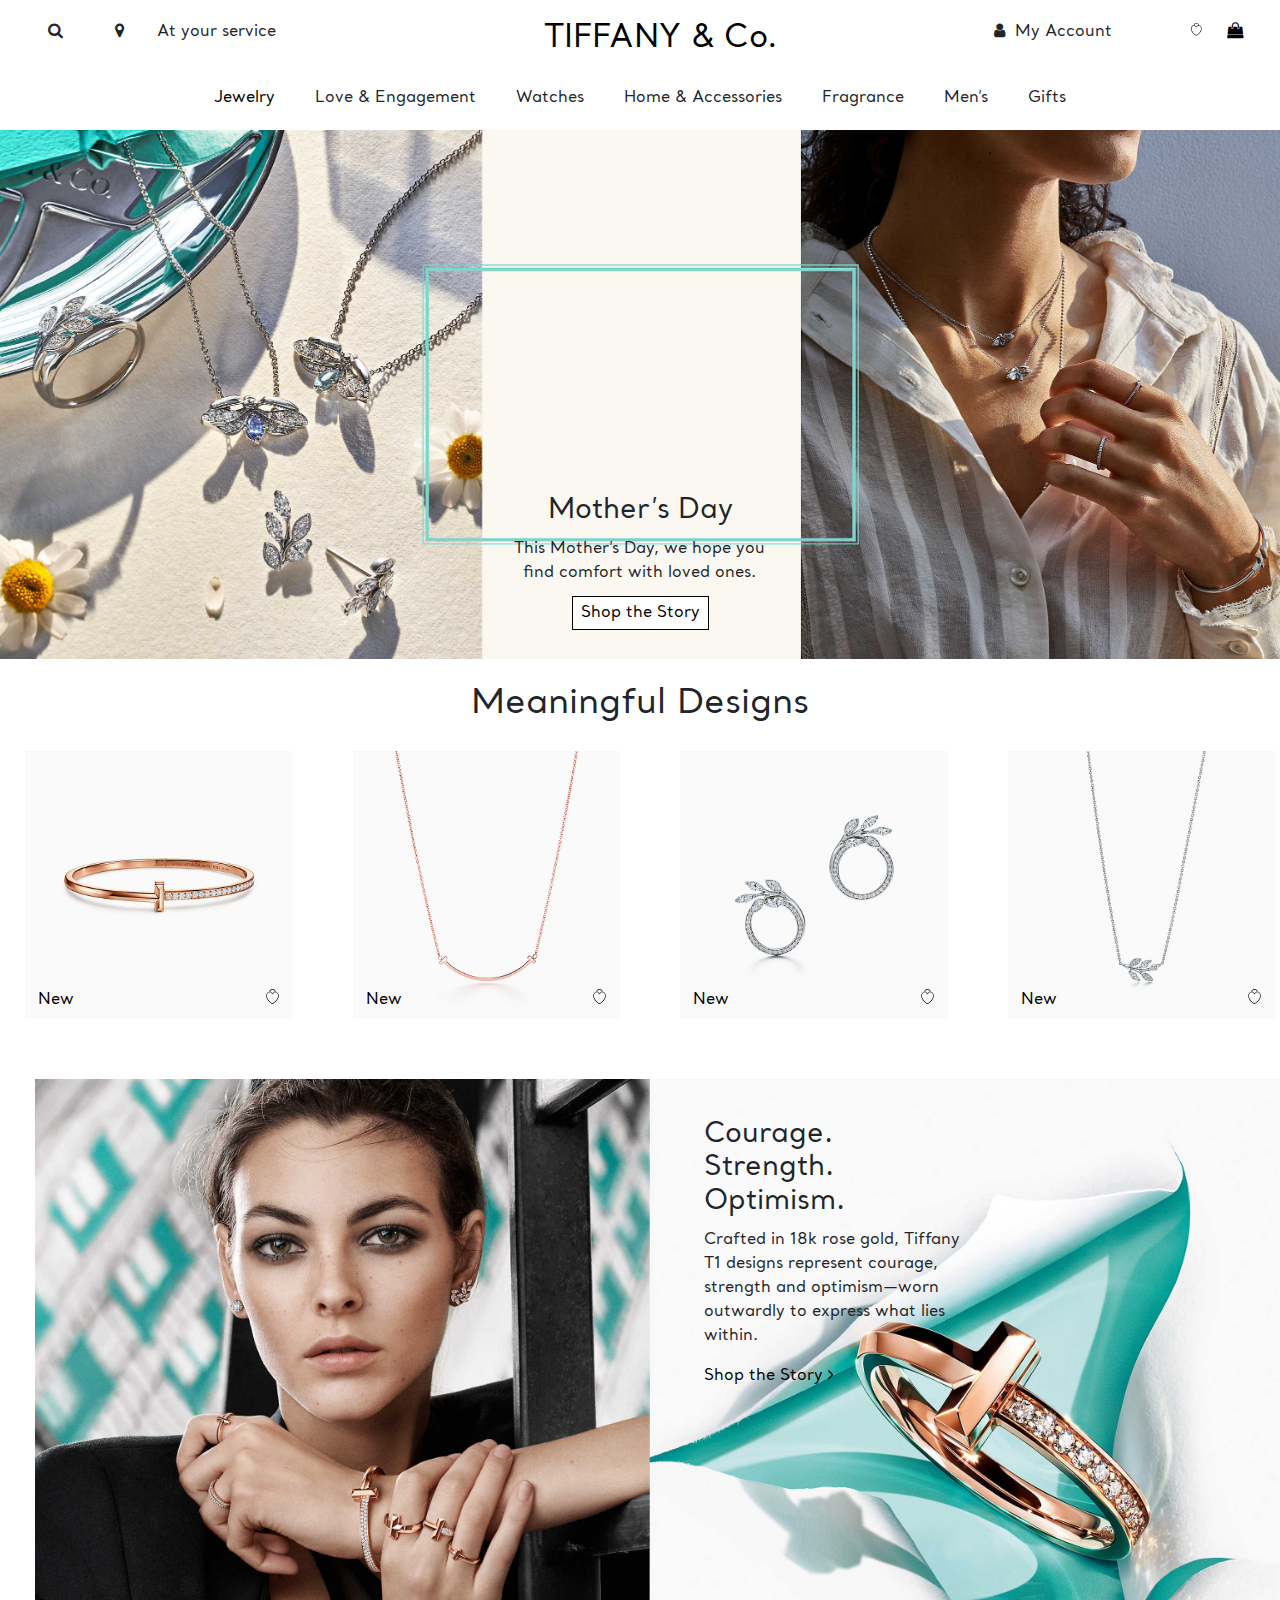
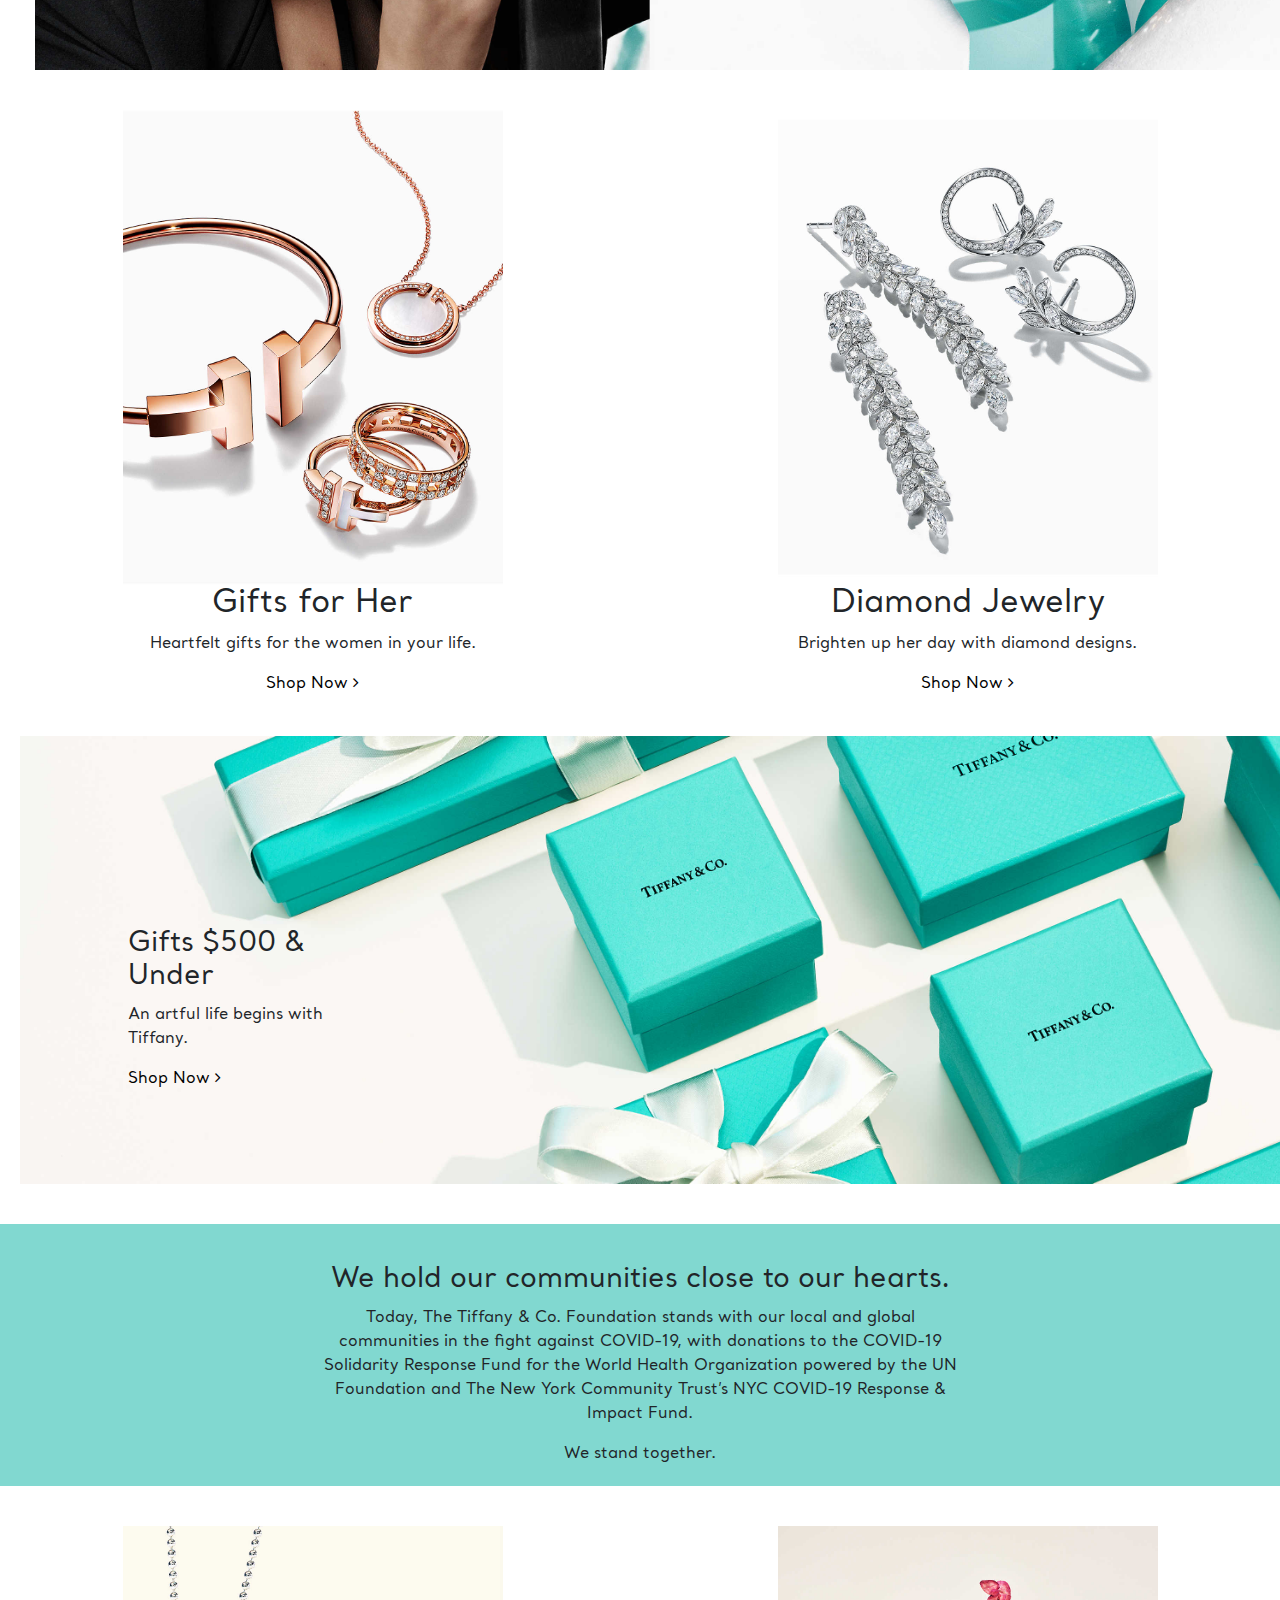
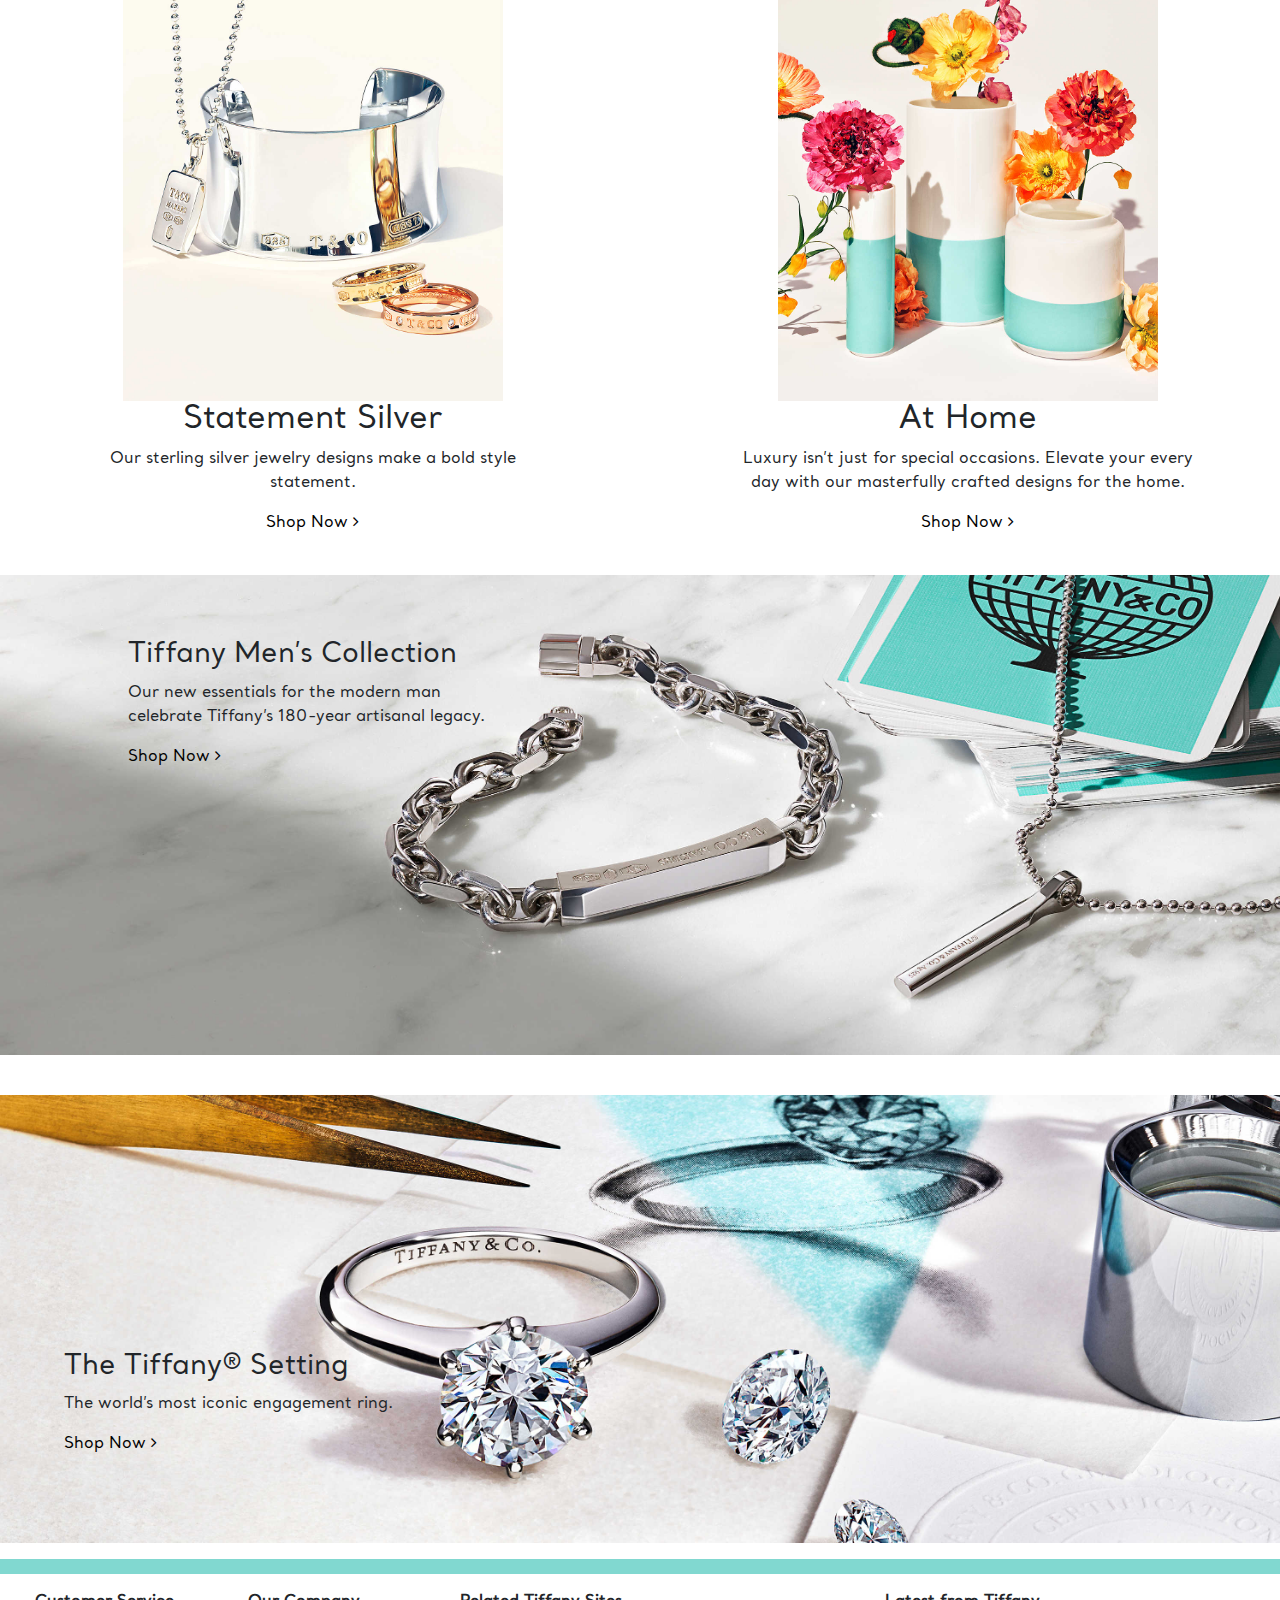
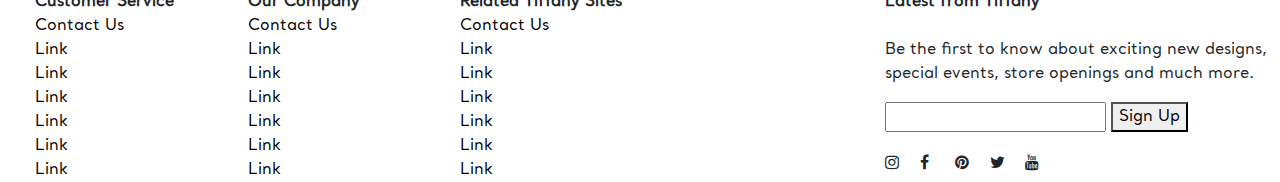
<file: index.html>
<!DOCTYPE html>

<head>
  <meta charset="UTF-8">
  <meta name="viewport" content="width=device-width, initial-scale=1.0">
  <title>TIFFANY</title>
  <link rel="stylesheet" href="source/css/bootstrap.min.css">
  <link rel="stylesheet" href="https://cdnjs.cloudflare.com/ajax/libs/font-awesome/4.7.0/css/font-awesome.min.css">
  <link rel="stylesheet" href="source/css/style.css">
  <style>
    body {
      font-family: 'Santral-Regular';
    }
  </style>
</head>

<body>
  <!-- <div class="row pt-10 pb-10 bg-primary-color pl-20 pr-20">
    <div class="col-md-7 text-regular" style="font-size: 15px;">
      Purchases made on this site will ship to U.S. addresses only. Do you want to shop the U.S. site?
    </div>
    <div class="col-md-5 text-regular text-right" style="font-size: 15px;">
      Shop the U.S. site Or Choose location <i class="fa fa-times"></i>
    </div>
  </div> -->
  <div class="row mt-20 pl-20 pr-20">
    <div style="width: 8%;">
      <center>
        <i class="fa fa-search"></i>
      </center>
    </div>
    <div style="width: 2%;">
      <center>
        <i class="fa fa-map-marker"></i>
      </center>
    </div>
    <div class="col-md-2">
      <i class="fa fa-concierge-bell"></i> &nbsp;At your service
    </div>
    <div class="col-md-6">
      <center>
        <a href="index.html" class="text-black">
          <h2>TIFFANY & Co.</h2>
        </a>
      </center>
    </div>
    <div class="col-md-2">
      <i class="fa fa-user"></i> &nbsp;My Account
    </div>
    <div style="width: 1%;">
      <center>
        <svg xmlns="http://www.w3.org/2000/svg" viewBox="0 0 24 24" width="15" height="15"
          preserveAspectRatio="xMidYMid slice" focusable="false"
          style="width: 100%; height: 100%; transform: translate3d(0px, 0px, 0px);">
          <defs>
            <clipPath id="__lottie_element_10">
              <rect width="24" height="24" x="0" y="0"></rect>
            </clipPath>
          </defs>
          <g clip-path="url(#__lottie_element_10)">
            <g style="display: block;" transform="matrix(1,0,0,1,1.75,-0.25)" opacity="1">
              <g opacity="1" transform="matrix(1,0,0,1,10.25,12.24899959564209)">
                <path fill="rgb(0,0,0)" fill-opacity="1"
                  d=" M-12,-11.99899959564209 C-12,-11.99899959564209 12,-11.99899959564209 12,-11.99899959564209 C12,-11.99899959564209 12,12.00100040435791 12,12.00100040435791 C12,12.00100040435791 -12,12.00100040435791 -12,12.00100040435791 C-12,12.00100040435791 -12,-11.99899959564209 -12,-11.99899959564209z M-12,12.00100040435791 C-12,12.00100040435791 12,12.00100040435791 12,12.00100040435791 C12,12.00100040435791 12,-11.99899959564209 12,-11.99899959564209 C12,-11.99899959564209 -12,-11.99899959564209 -12,-11.99899959564209 C-12,-11.99899959564209 -12,12.00100040435791 -12,12.00100040435791z M3.941999912261963,-7.677000045776367 C3.621000051498413,-9.562999725341797 1.9789999723434448,-10.99899959564209 0,-10.99899959564209 C-1.9769999980926514,-10.99899959564209 -3.61899995803833,-9.5649995803833 -3.941999912261963,-7.681000232696533 C-2.8299999237060547,-7.519999980926514 -1.690999984741211,-6.928999900817871 -0.6510000228881836,-5.796000003814697 C-0.6510000228881836,-5.796000003814697 -0.46399998664855957,-5.585000038146973 -0.46399998664855957,-5.585000038146973 C-0.25600001215934753,-5.333000183105469 -0.10199999809265137,-5.13700008392334 0,-4.997000217437744 C0.10199999809265137,-5.13700008392334 0.25600001215934753,-5.333000183105469 0.4650000035762787,-5.585000038146973 C0.4650000035762787,-5.585000038146973 0.6520000100135803,-5.795000076293945 0.6520000100135803,-5.795000076293945 C1.6929999589920044,-6.925000190734863 2.8310000896453857,-7.514999866485596 3.941999912261963,-7.677000045776367z M4.949999809265137,-7.709000110626221 C7.672999858856201,-7.482999801635742 10,-4.7729997634887695 10,-1.3329999446868896 C10,4.190000057220459 5,9.5 0,11.99899959564209 C-5.005000114440918,9.496999740600586 -10,4.190000057220459 -10,-1.3329999446868896 C-10,-4.771999835968018 -7.671999931335449,-7.485000133514404 -4.949999809265137,-7.710999965667725 C-4.604000091552734,-10.135000228881836 -2.5199999809265137,-11.99899959564209 0,-11.99899959564209 C2.5209999084472656,-11.99899959564209 4.605000019073486,-10.133999824523926 4.949999809265137,-7.709000110626221z M0,10.87399959564209 C5.085999965667725,8.163000106811523 9,3.171999931335449 9,-1.3329999446868896 C9,-6.410999774932861 3.947000026702881,-8.718000411987305 0.8080000281333923,-4.408999919891357 C0.8080000281333923,-4.408999919891357 -0.0010000000474974513,-3.296999931335449 -0.0010000000474974513,-3.296999931335449 C-0.0010000000474974513,-3.296999931335449 -0.8100000023841858,-4.409999847412109 -0.8100000023841858,-4.409999847412109 C-3.940999984741211,-8.723999977111816 -9,-6.4120001792907715 -9,-1.3329999446868896 C-9,3.1730000972747803 -5.089000225067139,8.16100025177002 0,10.87399959564209z">
                </path>
                <g opacity="1" transform="matrix(1,0,0,1,0,0)"></g>
              </g>
            </g>
            <g style="display: none;" transform="matrix(1,0,0,1,1.75,-0.25100040435791016)" opacity="1">
              <g opacity="1" transform="matrix(1,0,0,1,10.333000183105469,13.779000282287598)">
                <path fill="rgb(129,215,208)" fill-opacity="1"
                  d=" M-12.083000183105469,-13.529000282287598 C-12.083000183105469,-13.529000282287598 11.916999816894531,-13.529000282287598 11.916999816894531,-13.529000282287598 C11.916999816894531,-13.529000282287598 11.916999816894531,10.470999717712402 11.916999816894531,10.470999717712402 C11.916999816894531,10.470999717712402 -12.083000183105469,10.470999717712402 -12.083000183105469,10.470999717712402 C-12.083000183105469,10.470999717712402 -12.083000183105469,-13.529000282287598 -12.083000183105469,-13.529000282287598z M-12.083000183105469,10.470999717712402 C-12.083000183105469,10.470999717712402 11.916999816894531,10.470999717712402 11.916999816894531,10.470999717712402 C11.916999816894531,10.470999717712402 11.916999816894531,-13.529000282287598 11.916999816894531,-13.529000282287598 C11.916999816894531,-13.529000282287598 -12.083000183105469,-13.529000282287598 -12.083000183105469,-13.529000282287598 C-12.083000183105469,-13.529000282287598 -12.083000183105469,10.470999717712402 -12.083000183105469,10.470999717712402z M-8.196999549865723,-7.251999855041504 C-5.650000095367432,-9.425000190734863 -2.999000072479248,-8.736000061035156 -0.24699999392032623,-5.184999942779541 C1.8179999589920044,-8.354999542236328 4.123000144958496,-9.232000350952148 6.672999858856201,-7.818999767303467 C8.5600004196167,-5.630000114440918 9.10200023651123,-3.1040000915527344 8.29800033569336,-0.23800000548362732 C7.493000030517578,2.628000020980835 4.644999980926514,5.848999977111816 -0.24699999392032623,9.425000190734863 C-4.640999794006348,5.705999851226807 -7.291999816894531,2.868000030517578 -8.196999549865723,0.9100000262260437 C-9.10200023651123,-1.0490000247955322 -9.10200023651123,-3.7699999809265137 -8.196999549865723,-7.251999855041504z">
                </path>
                <g opacity="1" transform="matrix(1,0,0,1,0,0)"></g>
              </g>
              <g opacity="1" transform="matrix(1,0,0,1,10.25,12.25)">
                <path fill="rgb(0,0,0)" fill-opacity="1"
                  d=" M-12,-11.99899959564209 C-12,-11.99899959564209 12,-11.99899959564209 12,-11.99899959564209 C12,-11.99899959564209 12,12.00100040435791 12,12.00100040435791 C12,12.00100040435791 -12,12.00100040435791 -12,12.00100040435791 C-12,12.00100040435791 -12,-11.99899959564209 -12,-11.99899959564209z M-12,12.00100040435791 C-12,12.00100040435791 12,12.00100040435791 12,12.00100040435791 C12,12.00100040435791 12,-11.99899959564209 12,-11.99899959564209 C12,-11.99899959564209 -12,-11.99899959564209 -12,-11.99899959564209 C-12,-11.99899959564209 -12,12.00100040435791 -12,12.00100040435791z M8,-1.3329999446868896 C8,-5.514999866485596 4.136000156402588,-7.2789998054504395 1.6160000562667847,-3.819999933242798 C1.6160000562667847,-3.819999933242798 -0.003000000026077032,-1.597000002861023 -0.003000000026077032,-1.597000002861023 C-0.003000000026077032,-1.597000002861023 -1.61899995803833,-3.822999954223633 -1.61899995803833,-3.822999954223633 C-4.131999969482422,-7.283999919891357 -8,-5.515999794006348 -8,-1.3329999446868896 C-8,2.614000082015991 -4.561999797821045,7.126999855041504 0,9.730999946594238 C4.558000087738037,7.127999782562256 8,2.61299991607666 8,-1.3329999446868896z M2.9700000286102295,-7.425000190734863 C2.763000011444092,-8.880000114440918 1.5119999647140503,-10 0,-10 C-1.5110000371932983,-10 -2.760999917984009,-8.881999969482422 -2.9690001010894775,-7.428999900817871 C-2.431999921798706,-7.2270002365112305 -1.8980000019073486,-6.918000221252441 -1.378999948501587,-6.489999771118164 C-1.378999948501587,-6.489999771118164 -1.0230000019073486,-6.175000190734863 -1.0230000019073486,-6.175000190734863 C-0.5600000023841858,-5.691999912261963 -0.21899999678134918,-5.300000190734863 0,-4.998000144958496 C0.32899999618530273,-5.449999809265137 0.671999990940094,-5.840000152587891 1.0240000486373901,-6.172999858856201 C1.0240000486373901,-6.172999858856201 1.38100004196167,-6.48799991607666 1.38100004196167,-6.48799991607666 C1.8990000486373901,-6.915999889373779 2.433000087738037,-7.223999977111816 2.9700000286102295,-7.425000190734863z M4.949999809265137,-7.709000110626221 C7.672999858856201,-7.484000205993652 10,-4.77400016784668 10,-1.3329999446868896 C10,4.190000057220459 5,9.49899959564209 0,11.99899959564209 C-5.00600004196167,9.496999740600586 -10,4.190000057220459 -10,-1.3329999446868896 C-10,-4.7729997634887695 -7.671999931335449,-7.485000133514404 -4.949999809265137,-7.711999893188477 C-4.604000091552734,-10.13599967956543 -2.5199999809265137,-12 0,-12 C2.5199999809265137,-12 4.605000019073486,-10.133999824523926 4.949999809265137,-7.709000110626221z">
                </path>
                <g opacity="1" transform="matrix(1,0,0,1,0,0)"></g>
              </g>
            </g>
          </g>
        </svg>
      </center>
    </div>
    <div style="width: 5%;">
      <a href="cart.html" class="text-black">
        <center>
          <i class="fa fa-shopping-bag"></i>
        </center>
      </a>
    </div>
  </div>
  <div class="row pl-20 pr-20 mt-20 justify-content-md-center">
    <div class="mr-20 ml-20">
      <a href="category.html" style="color: black;">Jewelry</a>
    </div>
    <div class="mr-20 ml-20">
      Love & Engagement
    </div>
    <div class="mr-20 ml-20">
      Watches
    </div>
    <div class="mr-20 ml-20">
      Home & Accessories
    </div>
    <div class="mr-20 ml-20">
      Fragrance
    </div>
    <div class="mr-20 ml-20">
      Men’s
    </div>
    <div class="mr-20 ml-20">
      Gifts
    </div>
  </div>
  <div class="row mt-20">
    <img src="source/images/a1.jpeg" class="col-md-12" alt="" srcset="">
    <center>
      <div style="width: 30%;position: absolute;top: 55%;left: 35%;">
        <h3>Mother’s Day</h3>
        <p style="width: 70%;">This Mother’s Day, we hope you find comfort with loved ones.</p>
        <a href="#" class="text-black"
          style="width: 30%;height: auto;background-color: white;border-color: black;border-style: solid;border-width: 1px;padding: 8px;">Shop
          the Story</a>
      </div>
    </center>
  </div>
  <div class="row justify-content-md-center mt-20 text-regular" style="font-size: 35px;">
    Meaningful Designs
  </div>
  <div class="row">
    <div class="col-md-3 col-lg-3">
      <a href="product.html">
        <img src="source/images/b1.jpg" alt="" srcset="" class="col-md-12 mt-20 ml-10 mr-10 mb-20">
        <button style="position: absolute;bottom:20px;left: 20px;color: black;" class="btn btn-link ml-20">
          New
        </button>
        <button style="position: absolute;bottom:20px;right: 20px;" class="btn btn-link ml-20">
          <svg xmlns="http://www.w3.org/2000/svg" viewBox="0 0 24 24" width="15" height="15"
            preserveAspectRatio="xMidYMid slice" focusable="false"
            style="width: 100%; height: 100%; transform: translate3d(0px, 0px, 0px);">
            <defs>
              <clipPath id="__lottie_element_10">
                <rect width="24" height="24" x="0" y="0"></rect>
              </clipPath>
            </defs>
            <g clip-path="url(#__lottie_element_10)">
              <g style="display: block;" transform="matrix(1,0,0,1,1.75,-0.25)" opacity="1">
                <g opacity="1" transform="matrix(1,0,0,1,10.25,12.24899959564209)">
                  <path fill="rgb(0,0,0)" fill-opacity="1"
                    d=" M-12,-11.99899959564209 C-12,-11.99899959564209 12,-11.99899959564209 12,-11.99899959564209 C12,-11.99899959564209 12,12.00100040435791 12,12.00100040435791 C12,12.00100040435791 -12,12.00100040435791 -12,12.00100040435791 C-12,12.00100040435791 -12,-11.99899959564209 -12,-11.99899959564209z M-12,12.00100040435791 C-12,12.00100040435791 12,12.00100040435791 12,12.00100040435791 C12,12.00100040435791 12,-11.99899959564209 12,-11.99899959564209 C12,-11.99899959564209 -12,-11.99899959564209 -12,-11.99899959564209 C-12,-11.99899959564209 -12,12.00100040435791 -12,12.00100040435791z M3.941999912261963,-7.677000045776367 C3.621000051498413,-9.562999725341797 1.9789999723434448,-10.99899959564209 0,-10.99899959564209 C-1.9769999980926514,-10.99899959564209 -3.61899995803833,-9.5649995803833 -3.941999912261963,-7.681000232696533 C-2.8299999237060547,-7.519999980926514 -1.690999984741211,-6.928999900817871 -0.6510000228881836,-5.796000003814697 C-0.6510000228881836,-5.796000003814697 -0.46399998664855957,-5.585000038146973 -0.46399998664855957,-5.585000038146973 C-0.25600001215934753,-5.333000183105469 -0.10199999809265137,-5.13700008392334 0,-4.997000217437744 C0.10199999809265137,-5.13700008392334 0.25600001215934753,-5.333000183105469 0.4650000035762787,-5.585000038146973 C0.4650000035762787,-5.585000038146973 0.6520000100135803,-5.795000076293945 0.6520000100135803,-5.795000076293945 C1.6929999589920044,-6.925000190734863 2.8310000896453857,-7.514999866485596 3.941999912261963,-7.677000045776367z M4.949999809265137,-7.709000110626221 C7.672999858856201,-7.482999801635742 10,-4.7729997634887695 10,-1.3329999446868896 C10,4.190000057220459 5,9.5 0,11.99899959564209 C-5.005000114440918,9.496999740600586 -10,4.190000057220459 -10,-1.3329999446868896 C-10,-4.771999835968018 -7.671999931335449,-7.485000133514404 -4.949999809265137,-7.710999965667725 C-4.604000091552734,-10.135000228881836 -2.5199999809265137,-11.99899959564209 0,-11.99899959564209 C2.5209999084472656,-11.99899959564209 4.605000019073486,-10.133999824523926 4.949999809265137,-7.709000110626221z M0,10.87399959564209 C5.085999965667725,8.163000106811523 9,3.171999931335449 9,-1.3329999446868896 C9,-6.410999774932861 3.947000026702881,-8.718000411987305 0.8080000281333923,-4.408999919891357 C0.8080000281333923,-4.408999919891357 -0.0010000000474974513,-3.296999931335449 -0.0010000000474974513,-3.296999931335449 C-0.0010000000474974513,-3.296999931335449 -0.8100000023841858,-4.409999847412109 -0.8100000023841858,-4.409999847412109 C-3.940999984741211,-8.723999977111816 -9,-6.4120001792907715 -9,-1.3329999446868896 C-9,3.1730000972747803 -5.089000225067139,8.16100025177002 0,10.87399959564209z">
                  </path>
                  <g opacity="1" transform="matrix(1,0,0,1,0,0)"></g>
                </g>
              </g>
              <g style="display: none;" transform="matrix(1,0,0,1,1.75,-0.25100040435791016)" opacity="1">
                <g opacity="1" transform="matrix(1,0,0,1,10.333000183105469,13.779000282287598)">
                  <path fill="rgb(129,215,208)" fill-opacity="1"
                    d=" M-12.083000183105469,-13.529000282287598 C-12.083000183105469,-13.529000282287598 11.916999816894531,-13.529000282287598 11.916999816894531,-13.529000282287598 C11.916999816894531,-13.529000282287598 11.916999816894531,10.470999717712402 11.916999816894531,10.470999717712402 C11.916999816894531,10.470999717712402 -12.083000183105469,10.470999717712402 -12.083000183105469,10.470999717712402 C-12.083000183105469,10.470999717712402 -12.083000183105469,-13.529000282287598 -12.083000183105469,-13.529000282287598z M-12.083000183105469,10.470999717712402 C-12.083000183105469,10.470999717712402 11.916999816894531,10.470999717712402 11.916999816894531,10.470999717712402 C11.916999816894531,10.470999717712402 11.916999816894531,-13.529000282287598 11.916999816894531,-13.529000282287598 C11.916999816894531,-13.529000282287598 -12.083000183105469,-13.529000282287598 -12.083000183105469,-13.529000282287598 C-12.083000183105469,-13.529000282287598 -12.083000183105469,10.470999717712402 -12.083000183105469,10.470999717712402z M-8.196999549865723,-7.251999855041504 C-5.650000095367432,-9.425000190734863 -2.999000072479248,-8.736000061035156 -0.24699999392032623,-5.184999942779541 C1.8179999589920044,-8.354999542236328 4.123000144958496,-9.232000350952148 6.672999858856201,-7.818999767303467 C8.5600004196167,-5.630000114440918 9.10200023651123,-3.1040000915527344 8.29800033569336,-0.23800000548362732 C7.493000030517578,2.628000020980835 4.644999980926514,5.848999977111816 -0.24699999392032623,9.425000190734863 C-4.640999794006348,5.705999851226807 -7.291999816894531,2.868000030517578 -8.196999549865723,0.9100000262260437 C-9.10200023651123,-1.0490000247955322 -9.10200023651123,-3.7699999809265137 -8.196999549865723,-7.251999855041504z">
                  </path>
                  <g opacity="1" transform="matrix(1,0,0,1,0,0)"></g>
                </g>
                <g opacity="1" transform="matrix(1,0,0,1,10.25,12.25)">
                  <path fill="rgb(0,0,0)" fill-opacity="1"
                    d=" M-12,-11.99899959564209 C-12,-11.99899959564209 12,-11.99899959564209 12,-11.99899959564209 C12,-11.99899959564209 12,12.00100040435791 12,12.00100040435791 C12,12.00100040435791 -12,12.00100040435791 -12,12.00100040435791 C-12,12.00100040435791 -12,-11.99899959564209 -12,-11.99899959564209z M-12,12.00100040435791 C-12,12.00100040435791 12,12.00100040435791 12,12.00100040435791 C12,12.00100040435791 12,-11.99899959564209 12,-11.99899959564209 C12,-11.99899959564209 -12,-11.99899959564209 -12,-11.99899959564209 C-12,-11.99899959564209 -12,12.00100040435791 -12,12.00100040435791z M8,-1.3329999446868896 C8,-5.514999866485596 4.136000156402588,-7.2789998054504395 1.6160000562667847,-3.819999933242798 C1.6160000562667847,-3.819999933242798 -0.003000000026077032,-1.597000002861023 -0.003000000026077032,-1.597000002861023 C-0.003000000026077032,-1.597000002861023 -1.61899995803833,-3.822999954223633 -1.61899995803833,-3.822999954223633 C-4.131999969482422,-7.283999919891357 -8,-5.515999794006348 -8,-1.3329999446868896 C-8,2.614000082015991 -4.561999797821045,7.126999855041504 0,9.730999946594238 C4.558000087738037,7.127999782562256 8,2.61299991607666 8,-1.3329999446868896z M2.9700000286102295,-7.425000190734863 C2.763000011444092,-8.880000114440918 1.5119999647140503,-10 0,-10 C-1.5110000371932983,-10 -2.760999917984009,-8.881999969482422 -2.9690001010894775,-7.428999900817871 C-2.431999921798706,-7.2270002365112305 -1.8980000019073486,-6.918000221252441 -1.378999948501587,-6.489999771118164 C-1.378999948501587,-6.489999771118164 -1.0230000019073486,-6.175000190734863 -1.0230000019073486,-6.175000190734863 C-0.5600000023841858,-5.691999912261963 -0.21899999678134918,-5.300000190734863 0,-4.998000144958496 C0.32899999618530273,-5.449999809265137 0.671999990940094,-5.840000152587891 1.0240000486373901,-6.172999858856201 C1.0240000486373901,-6.172999858856201 1.38100004196167,-6.48799991607666 1.38100004196167,-6.48799991607666 C1.8990000486373901,-6.915999889373779 2.433000087738037,-7.223999977111816 2.9700000286102295,-7.425000190734863z M4.949999809265137,-7.709000110626221 C7.672999858856201,-7.484000205993652 10,-4.77400016784668 10,-1.3329999446868896 C10,4.190000057220459 5,9.49899959564209 0,11.99899959564209 C-5.00600004196167,9.496999740600586 -10,4.190000057220459 -10,-1.3329999446868896 C-10,-4.7729997634887695 -7.671999931335449,-7.485000133514404 -4.949999809265137,-7.711999893188477 C-4.604000091552734,-10.13599967956543 -2.5199999809265137,-12 0,-12 C2.5199999809265137,-12 4.605000019073486,-10.133999824523926 4.949999809265137,-7.709000110626221z">
                  </path>
                  <g opacity="1" transform="matrix(1,0,0,1,0,0)"></g>
                </g>
              </g>
            </g>
          </svg>
        </button>
      </a>
    </div>

    <div class="col-md-3 col-lg-3">
      <img src="source/images/b2.jpg" alt="" srcset="" class="col-md-12 mt-20 ml-10 mr-10 mb-20">
      <button style="position: absolute;bottom:20px;left: 20px;color: black;" class="btn btn-link ml-20">
        New
      </button>
      <button style="position: absolute;bottom:20px;right: 20px;" class="btn btn-link ml-20">
        <svg xmlns="http://www.w3.org/2000/svg" viewBox="0 0 24 24" width="15" height="15"
          preserveAspectRatio="xMidYMid slice" focusable="false"
          style="width: 100%; height: 100%; transform: translate3d(0px, 0px, 0px);">
          <defs>
            <clipPath id="__lottie_element_10">
              <rect width="24" height="24" x="0" y="0"></rect>
            </clipPath>
          </defs>
          <g clip-path="url(#__lottie_element_10)">
            <g style="display: block;" transform="matrix(1,0,0,1,1.75,-0.25)" opacity="1">
              <g opacity="1" transform="matrix(1,0,0,1,10.25,12.24899959564209)">
                <path fill="rgb(0,0,0)" fill-opacity="1"
                  d=" M-12,-11.99899959564209 C-12,-11.99899959564209 12,-11.99899959564209 12,-11.99899959564209 C12,-11.99899959564209 12,12.00100040435791 12,12.00100040435791 C12,12.00100040435791 -12,12.00100040435791 -12,12.00100040435791 C-12,12.00100040435791 -12,-11.99899959564209 -12,-11.99899959564209z M-12,12.00100040435791 C-12,12.00100040435791 12,12.00100040435791 12,12.00100040435791 C12,12.00100040435791 12,-11.99899959564209 12,-11.99899959564209 C12,-11.99899959564209 -12,-11.99899959564209 -12,-11.99899959564209 C-12,-11.99899959564209 -12,12.00100040435791 -12,12.00100040435791z M3.941999912261963,-7.677000045776367 C3.621000051498413,-9.562999725341797 1.9789999723434448,-10.99899959564209 0,-10.99899959564209 C-1.9769999980926514,-10.99899959564209 -3.61899995803833,-9.5649995803833 -3.941999912261963,-7.681000232696533 C-2.8299999237060547,-7.519999980926514 -1.690999984741211,-6.928999900817871 -0.6510000228881836,-5.796000003814697 C-0.6510000228881836,-5.796000003814697 -0.46399998664855957,-5.585000038146973 -0.46399998664855957,-5.585000038146973 C-0.25600001215934753,-5.333000183105469 -0.10199999809265137,-5.13700008392334 0,-4.997000217437744 C0.10199999809265137,-5.13700008392334 0.25600001215934753,-5.333000183105469 0.4650000035762787,-5.585000038146973 C0.4650000035762787,-5.585000038146973 0.6520000100135803,-5.795000076293945 0.6520000100135803,-5.795000076293945 C1.6929999589920044,-6.925000190734863 2.8310000896453857,-7.514999866485596 3.941999912261963,-7.677000045776367z M4.949999809265137,-7.709000110626221 C7.672999858856201,-7.482999801635742 10,-4.7729997634887695 10,-1.3329999446868896 C10,4.190000057220459 5,9.5 0,11.99899959564209 C-5.005000114440918,9.496999740600586 -10,4.190000057220459 -10,-1.3329999446868896 C-10,-4.771999835968018 -7.671999931335449,-7.485000133514404 -4.949999809265137,-7.710999965667725 C-4.604000091552734,-10.135000228881836 -2.5199999809265137,-11.99899959564209 0,-11.99899959564209 C2.5209999084472656,-11.99899959564209 4.605000019073486,-10.133999824523926 4.949999809265137,-7.709000110626221z M0,10.87399959564209 C5.085999965667725,8.163000106811523 9,3.171999931335449 9,-1.3329999446868896 C9,-6.410999774932861 3.947000026702881,-8.718000411987305 0.8080000281333923,-4.408999919891357 C0.8080000281333923,-4.408999919891357 -0.0010000000474974513,-3.296999931335449 -0.0010000000474974513,-3.296999931335449 C-0.0010000000474974513,-3.296999931335449 -0.8100000023841858,-4.409999847412109 -0.8100000023841858,-4.409999847412109 C-3.940999984741211,-8.723999977111816 -9,-6.4120001792907715 -9,-1.3329999446868896 C-9,3.1730000972747803 -5.089000225067139,8.16100025177002 0,10.87399959564209z">
                </path>
                <g opacity="1" transform="matrix(1,0,0,1,0,0)"></g>
              </g>
            </g>
            <g style="display: none;" transform="matrix(1,0,0,1,1.75,-0.25100040435791016)" opacity="1">
              <g opacity="1" transform="matrix(1,0,0,1,10.333000183105469,13.779000282287598)">
                <path fill="rgb(129,215,208)" fill-opacity="1"
                  d=" M-12.083000183105469,-13.529000282287598 C-12.083000183105469,-13.529000282287598 11.916999816894531,-13.529000282287598 11.916999816894531,-13.529000282287598 C11.916999816894531,-13.529000282287598 11.916999816894531,10.470999717712402 11.916999816894531,10.470999717712402 C11.916999816894531,10.470999717712402 -12.083000183105469,10.470999717712402 -12.083000183105469,10.470999717712402 C-12.083000183105469,10.470999717712402 -12.083000183105469,-13.529000282287598 -12.083000183105469,-13.529000282287598z M-12.083000183105469,10.470999717712402 C-12.083000183105469,10.470999717712402 11.916999816894531,10.470999717712402 11.916999816894531,10.470999717712402 C11.916999816894531,10.470999717712402 11.916999816894531,-13.529000282287598 11.916999816894531,-13.529000282287598 C11.916999816894531,-13.529000282287598 -12.083000183105469,-13.529000282287598 -12.083000183105469,-13.529000282287598 C-12.083000183105469,-13.529000282287598 -12.083000183105469,10.470999717712402 -12.083000183105469,10.470999717712402z M-8.196999549865723,-7.251999855041504 C-5.650000095367432,-9.425000190734863 -2.999000072479248,-8.736000061035156 -0.24699999392032623,-5.184999942779541 C1.8179999589920044,-8.354999542236328 4.123000144958496,-9.232000350952148 6.672999858856201,-7.818999767303467 C8.5600004196167,-5.630000114440918 9.10200023651123,-3.1040000915527344 8.29800033569336,-0.23800000548362732 C7.493000030517578,2.628000020980835 4.644999980926514,5.848999977111816 -0.24699999392032623,9.425000190734863 C-4.640999794006348,5.705999851226807 -7.291999816894531,2.868000030517578 -8.196999549865723,0.9100000262260437 C-9.10200023651123,-1.0490000247955322 -9.10200023651123,-3.7699999809265137 -8.196999549865723,-7.251999855041504z">
                </path>
                <g opacity="1" transform="matrix(1,0,0,1,0,0)"></g>
              </g>
              <g opacity="1" transform="matrix(1,0,0,1,10.25,12.25)">
                <path fill="rgb(0,0,0)" fill-opacity="1"
                  d=" M-12,-11.99899959564209 C-12,-11.99899959564209 12,-11.99899959564209 12,-11.99899959564209 C12,-11.99899959564209 12,12.00100040435791 12,12.00100040435791 C12,12.00100040435791 -12,12.00100040435791 -12,12.00100040435791 C-12,12.00100040435791 -12,-11.99899959564209 -12,-11.99899959564209z M-12,12.00100040435791 C-12,12.00100040435791 12,12.00100040435791 12,12.00100040435791 C12,12.00100040435791 12,-11.99899959564209 12,-11.99899959564209 C12,-11.99899959564209 -12,-11.99899959564209 -12,-11.99899959564209 C-12,-11.99899959564209 -12,12.00100040435791 -12,12.00100040435791z M8,-1.3329999446868896 C8,-5.514999866485596 4.136000156402588,-7.2789998054504395 1.6160000562667847,-3.819999933242798 C1.6160000562667847,-3.819999933242798 -0.003000000026077032,-1.597000002861023 -0.003000000026077032,-1.597000002861023 C-0.003000000026077032,-1.597000002861023 -1.61899995803833,-3.822999954223633 -1.61899995803833,-3.822999954223633 C-4.131999969482422,-7.283999919891357 -8,-5.515999794006348 -8,-1.3329999446868896 C-8,2.614000082015991 -4.561999797821045,7.126999855041504 0,9.730999946594238 C4.558000087738037,7.127999782562256 8,2.61299991607666 8,-1.3329999446868896z M2.9700000286102295,-7.425000190734863 C2.763000011444092,-8.880000114440918 1.5119999647140503,-10 0,-10 C-1.5110000371932983,-10 -2.760999917984009,-8.881999969482422 -2.9690001010894775,-7.428999900817871 C-2.431999921798706,-7.2270002365112305 -1.8980000019073486,-6.918000221252441 -1.378999948501587,-6.489999771118164 C-1.378999948501587,-6.489999771118164 -1.0230000019073486,-6.175000190734863 -1.0230000019073486,-6.175000190734863 C-0.5600000023841858,-5.691999912261963 -0.21899999678134918,-5.300000190734863 0,-4.998000144958496 C0.32899999618530273,-5.449999809265137 0.671999990940094,-5.840000152587891 1.0240000486373901,-6.172999858856201 C1.0240000486373901,-6.172999858856201 1.38100004196167,-6.48799991607666 1.38100004196167,-6.48799991607666 C1.8990000486373901,-6.915999889373779 2.433000087738037,-7.223999977111816 2.9700000286102295,-7.425000190734863z M4.949999809265137,-7.709000110626221 C7.672999858856201,-7.484000205993652 10,-4.77400016784668 10,-1.3329999446868896 C10,4.190000057220459 5,9.49899959564209 0,11.99899959564209 C-5.00600004196167,9.496999740600586 -10,4.190000057220459 -10,-1.3329999446868896 C-10,-4.7729997634887695 -7.671999931335449,-7.485000133514404 -4.949999809265137,-7.711999893188477 C-4.604000091552734,-10.13599967956543 -2.5199999809265137,-12 0,-12 C2.5199999809265137,-12 4.605000019073486,-10.133999824523926 4.949999809265137,-7.709000110626221z">
                </path>
                <g opacity="1" transform="matrix(1,0,0,1,0,0)"></g>
              </g>
            </g>
          </g>
        </svg>
      </button>
    </div>
    <div class="col-md-3 col-lg-3">
      <img src="source/images/b3.jpg" alt="" srcset="" class="col-md-12 mt-20 ml-10 mr-10 mb-20">
      <button style="position: absolute;bottom:20px;left: 20px;color: black;" class="btn btn-link ml-20">
        New
      </button>
      <button style="position: absolute;bottom:20px;right: 20px;" class="btn btn-link ml-20">
        <svg xmlns="http://www.w3.org/2000/svg" viewBox="0 0 24 24" width="15" height="15"
          preserveAspectRatio="xMidYMid slice" focusable="false"
          style="width: 100%; height: 100%; transform: translate3d(0px, 0px, 0px);">
          <defs>
            <clipPath id="__lottie_element_10">
              <rect width="24" height="24" x="0" y="0"></rect>
            </clipPath>
          </defs>
          <g clip-path="url(#__lottie_element_10)">
            <g style="display: block;" transform="matrix(1,0,0,1,1.75,-0.25)" opacity="1">
              <g opacity="1" transform="matrix(1,0,0,1,10.25,12.24899959564209)">
                <path fill="rgb(0,0,0)" fill-opacity="1"
                  d=" M-12,-11.99899959564209 C-12,-11.99899959564209 12,-11.99899959564209 12,-11.99899959564209 C12,-11.99899959564209 12,12.00100040435791 12,12.00100040435791 C12,12.00100040435791 -12,12.00100040435791 -12,12.00100040435791 C-12,12.00100040435791 -12,-11.99899959564209 -12,-11.99899959564209z M-12,12.00100040435791 C-12,12.00100040435791 12,12.00100040435791 12,12.00100040435791 C12,12.00100040435791 12,-11.99899959564209 12,-11.99899959564209 C12,-11.99899959564209 -12,-11.99899959564209 -12,-11.99899959564209 C-12,-11.99899959564209 -12,12.00100040435791 -12,12.00100040435791z M3.941999912261963,-7.677000045776367 C3.621000051498413,-9.562999725341797 1.9789999723434448,-10.99899959564209 0,-10.99899959564209 C-1.9769999980926514,-10.99899959564209 -3.61899995803833,-9.5649995803833 -3.941999912261963,-7.681000232696533 C-2.8299999237060547,-7.519999980926514 -1.690999984741211,-6.928999900817871 -0.6510000228881836,-5.796000003814697 C-0.6510000228881836,-5.796000003814697 -0.46399998664855957,-5.585000038146973 -0.46399998664855957,-5.585000038146973 C-0.25600001215934753,-5.333000183105469 -0.10199999809265137,-5.13700008392334 0,-4.997000217437744 C0.10199999809265137,-5.13700008392334 0.25600001215934753,-5.333000183105469 0.4650000035762787,-5.585000038146973 C0.4650000035762787,-5.585000038146973 0.6520000100135803,-5.795000076293945 0.6520000100135803,-5.795000076293945 C1.6929999589920044,-6.925000190734863 2.8310000896453857,-7.514999866485596 3.941999912261963,-7.677000045776367z M4.949999809265137,-7.709000110626221 C7.672999858856201,-7.482999801635742 10,-4.7729997634887695 10,-1.3329999446868896 C10,4.190000057220459 5,9.5 0,11.99899959564209 C-5.005000114440918,9.496999740600586 -10,4.190000057220459 -10,-1.3329999446868896 C-10,-4.771999835968018 -7.671999931335449,-7.485000133514404 -4.949999809265137,-7.710999965667725 C-4.604000091552734,-10.135000228881836 -2.5199999809265137,-11.99899959564209 0,-11.99899959564209 C2.5209999084472656,-11.99899959564209 4.605000019073486,-10.133999824523926 4.949999809265137,-7.709000110626221z M0,10.87399959564209 C5.085999965667725,8.163000106811523 9,3.171999931335449 9,-1.3329999446868896 C9,-6.410999774932861 3.947000026702881,-8.718000411987305 0.8080000281333923,-4.408999919891357 C0.8080000281333923,-4.408999919891357 -0.0010000000474974513,-3.296999931335449 -0.0010000000474974513,-3.296999931335449 C-0.0010000000474974513,-3.296999931335449 -0.8100000023841858,-4.409999847412109 -0.8100000023841858,-4.409999847412109 C-3.940999984741211,-8.723999977111816 -9,-6.4120001792907715 -9,-1.3329999446868896 C-9,3.1730000972747803 -5.089000225067139,8.16100025177002 0,10.87399959564209z">
                </path>
                <g opacity="1" transform="matrix(1,0,0,1,0,0)"></g>
              </g>
            </g>
            <g style="display: none;" transform="matrix(1,0,0,1,1.75,-0.25100040435791016)" opacity="1">
              <g opacity="1" transform="matrix(1,0,0,1,10.333000183105469,13.779000282287598)">
                <path fill="rgb(129,215,208)" fill-opacity="1"
                  d=" M-12.083000183105469,-13.529000282287598 C-12.083000183105469,-13.529000282287598 11.916999816894531,-13.529000282287598 11.916999816894531,-13.529000282287598 C11.916999816894531,-13.529000282287598 11.916999816894531,10.470999717712402 11.916999816894531,10.470999717712402 C11.916999816894531,10.470999717712402 -12.083000183105469,10.470999717712402 -12.083000183105469,10.470999717712402 C-12.083000183105469,10.470999717712402 -12.083000183105469,-13.529000282287598 -12.083000183105469,-13.529000282287598z M-12.083000183105469,10.470999717712402 C-12.083000183105469,10.470999717712402 11.916999816894531,10.470999717712402 11.916999816894531,10.470999717712402 C11.916999816894531,10.470999717712402 11.916999816894531,-13.529000282287598 11.916999816894531,-13.529000282287598 C11.916999816894531,-13.529000282287598 -12.083000183105469,-13.529000282287598 -12.083000183105469,-13.529000282287598 C-12.083000183105469,-13.529000282287598 -12.083000183105469,10.470999717712402 -12.083000183105469,10.470999717712402z M-8.196999549865723,-7.251999855041504 C-5.650000095367432,-9.425000190734863 -2.999000072479248,-8.736000061035156 -0.24699999392032623,-5.184999942779541 C1.8179999589920044,-8.354999542236328 4.123000144958496,-9.232000350952148 6.672999858856201,-7.818999767303467 C8.5600004196167,-5.630000114440918 9.10200023651123,-3.1040000915527344 8.29800033569336,-0.23800000548362732 C7.493000030517578,2.628000020980835 4.644999980926514,5.848999977111816 -0.24699999392032623,9.425000190734863 C-4.640999794006348,5.705999851226807 -7.291999816894531,2.868000030517578 -8.196999549865723,0.9100000262260437 C-9.10200023651123,-1.0490000247955322 -9.10200023651123,-3.7699999809265137 -8.196999549865723,-7.251999855041504z">
                </path>
                <g opacity="1" transform="matrix(1,0,0,1,0,0)"></g>
              </g>
              <g opacity="1" transform="matrix(1,0,0,1,10.25,12.25)">
                <path fill="rgb(0,0,0)" fill-opacity="1"
                  d=" M-12,-11.99899959564209 C-12,-11.99899959564209 12,-11.99899959564209 12,-11.99899959564209 C12,-11.99899959564209 12,12.00100040435791 12,12.00100040435791 C12,12.00100040435791 -12,12.00100040435791 -12,12.00100040435791 C-12,12.00100040435791 -12,-11.99899959564209 -12,-11.99899959564209z M-12,12.00100040435791 C-12,12.00100040435791 12,12.00100040435791 12,12.00100040435791 C12,12.00100040435791 12,-11.99899959564209 12,-11.99899959564209 C12,-11.99899959564209 -12,-11.99899959564209 -12,-11.99899959564209 C-12,-11.99899959564209 -12,12.00100040435791 -12,12.00100040435791z M8,-1.3329999446868896 C8,-5.514999866485596 4.136000156402588,-7.2789998054504395 1.6160000562667847,-3.819999933242798 C1.6160000562667847,-3.819999933242798 -0.003000000026077032,-1.597000002861023 -0.003000000026077032,-1.597000002861023 C-0.003000000026077032,-1.597000002861023 -1.61899995803833,-3.822999954223633 -1.61899995803833,-3.822999954223633 C-4.131999969482422,-7.283999919891357 -8,-5.515999794006348 -8,-1.3329999446868896 C-8,2.614000082015991 -4.561999797821045,7.126999855041504 0,9.730999946594238 C4.558000087738037,7.127999782562256 8,2.61299991607666 8,-1.3329999446868896z M2.9700000286102295,-7.425000190734863 C2.763000011444092,-8.880000114440918 1.5119999647140503,-10 0,-10 C-1.5110000371932983,-10 -2.760999917984009,-8.881999969482422 -2.9690001010894775,-7.428999900817871 C-2.431999921798706,-7.2270002365112305 -1.8980000019073486,-6.918000221252441 -1.378999948501587,-6.489999771118164 C-1.378999948501587,-6.489999771118164 -1.0230000019073486,-6.175000190734863 -1.0230000019073486,-6.175000190734863 C-0.5600000023841858,-5.691999912261963 -0.21899999678134918,-5.300000190734863 0,-4.998000144958496 C0.32899999618530273,-5.449999809265137 0.671999990940094,-5.840000152587891 1.0240000486373901,-6.172999858856201 C1.0240000486373901,-6.172999858856201 1.38100004196167,-6.48799991607666 1.38100004196167,-6.48799991607666 C1.8990000486373901,-6.915999889373779 2.433000087738037,-7.223999977111816 2.9700000286102295,-7.425000190734863z M4.949999809265137,-7.709000110626221 C7.672999858856201,-7.484000205993652 10,-4.77400016784668 10,-1.3329999446868896 C10,4.190000057220459 5,9.49899959564209 0,11.99899959564209 C-5.00600004196167,9.496999740600586 -10,4.190000057220459 -10,-1.3329999446868896 C-10,-4.7729997634887695 -7.671999931335449,-7.485000133514404 -4.949999809265137,-7.711999893188477 C-4.604000091552734,-10.13599967956543 -2.5199999809265137,-12 0,-12 C2.5199999809265137,-12 4.605000019073486,-10.133999824523926 4.949999809265137,-7.709000110626221z">
                </path>
                <g opacity="1" transform="matrix(1,0,0,1,0,0)"></g>
              </g>
            </g>
          </g>
        </svg>
      </button>
    </div>
    <div class="col-md-3 col-lg-3">
      <img src="source/images/b4.jpg" alt="" srcset="" class="col-md-12 mt-20 ml-10 mr-10 mb-20">
      <button style="position: absolute;bottom:20px;left: 20px;color: black;" class="btn btn-link ml-20">
        New
      </button>
      <button style="position: absolute;bottom:20px;right: 20px;" class="btn btn-link ml-20">
        <svg xmlns="http://www.w3.org/2000/svg" viewBox="0 0 24 24" width="15" height="15"
          preserveAspectRatio="xMidYMid slice" focusable="false"
          style="width: 100%; height: 100%; transform: translate3d(0px, 0px, 0px);">
          <defs>
            <clipPath id="__lottie_element_10">
              <rect width="24" height="24" x="0" y="0"></rect>
            </clipPath>
          </defs>
          <g clip-path="url(#__lottie_element_10)">
            <g style="display: block;" transform="matrix(1,0,0,1,1.75,-0.25)" opacity="1">
              <g opacity="1" transform="matrix(1,0,0,1,10.25,12.24899959564209)">
                <path fill="rgb(0,0,0)" fill-opacity="1"
                  d=" M-12,-11.99899959564209 C-12,-11.99899959564209 12,-11.99899959564209 12,-11.99899959564209 C12,-11.99899959564209 12,12.00100040435791 12,12.00100040435791 C12,12.00100040435791 -12,12.00100040435791 -12,12.00100040435791 C-12,12.00100040435791 -12,-11.99899959564209 -12,-11.99899959564209z M-12,12.00100040435791 C-12,12.00100040435791 12,12.00100040435791 12,12.00100040435791 C12,12.00100040435791 12,-11.99899959564209 12,-11.99899959564209 C12,-11.99899959564209 -12,-11.99899959564209 -12,-11.99899959564209 C-12,-11.99899959564209 -12,12.00100040435791 -12,12.00100040435791z M3.941999912261963,-7.677000045776367 C3.621000051498413,-9.562999725341797 1.9789999723434448,-10.99899959564209 0,-10.99899959564209 C-1.9769999980926514,-10.99899959564209 -3.61899995803833,-9.5649995803833 -3.941999912261963,-7.681000232696533 C-2.8299999237060547,-7.519999980926514 -1.690999984741211,-6.928999900817871 -0.6510000228881836,-5.796000003814697 C-0.6510000228881836,-5.796000003814697 -0.46399998664855957,-5.585000038146973 -0.46399998664855957,-5.585000038146973 C-0.25600001215934753,-5.333000183105469 -0.10199999809265137,-5.13700008392334 0,-4.997000217437744 C0.10199999809265137,-5.13700008392334 0.25600001215934753,-5.333000183105469 0.4650000035762787,-5.585000038146973 C0.4650000035762787,-5.585000038146973 0.6520000100135803,-5.795000076293945 0.6520000100135803,-5.795000076293945 C1.6929999589920044,-6.925000190734863 2.8310000896453857,-7.514999866485596 3.941999912261963,-7.677000045776367z M4.949999809265137,-7.709000110626221 C7.672999858856201,-7.482999801635742 10,-4.7729997634887695 10,-1.3329999446868896 C10,4.190000057220459 5,9.5 0,11.99899959564209 C-5.005000114440918,9.496999740600586 -10,4.190000057220459 -10,-1.3329999446868896 C-10,-4.771999835968018 -7.671999931335449,-7.485000133514404 -4.949999809265137,-7.710999965667725 C-4.604000091552734,-10.135000228881836 -2.5199999809265137,-11.99899959564209 0,-11.99899959564209 C2.5209999084472656,-11.99899959564209 4.605000019073486,-10.133999824523926 4.949999809265137,-7.709000110626221z M0,10.87399959564209 C5.085999965667725,8.163000106811523 9,3.171999931335449 9,-1.3329999446868896 C9,-6.410999774932861 3.947000026702881,-8.718000411987305 0.8080000281333923,-4.408999919891357 C0.8080000281333923,-4.408999919891357 -0.0010000000474974513,-3.296999931335449 -0.0010000000474974513,-3.296999931335449 C-0.0010000000474974513,-3.296999931335449 -0.8100000023841858,-4.409999847412109 -0.8100000023841858,-4.409999847412109 C-3.940999984741211,-8.723999977111816 -9,-6.4120001792907715 -9,-1.3329999446868896 C-9,3.1730000972747803 -5.089000225067139,8.16100025177002 0,10.87399959564209z">
                </path>
                <g opacity="1" transform="matrix(1,0,0,1,0,0)"></g>
              </g>
            </g>
            <g style="display: none;" transform="matrix(1,0,0,1,1.75,-0.25100040435791016)" opacity="1">
              <g opacity="1" transform="matrix(1,0,0,1,10.333000183105469,13.779000282287598)">
                <path fill="rgb(129,215,208)" fill-opacity="1"
                  d=" M-12.083000183105469,-13.529000282287598 C-12.083000183105469,-13.529000282287598 11.916999816894531,-13.529000282287598 11.916999816894531,-13.529000282287598 C11.916999816894531,-13.529000282287598 11.916999816894531,10.470999717712402 11.916999816894531,10.470999717712402 C11.916999816894531,10.470999717712402 -12.083000183105469,10.470999717712402 -12.083000183105469,10.470999717712402 C-12.083000183105469,10.470999717712402 -12.083000183105469,-13.529000282287598 -12.083000183105469,-13.529000282287598z M-12.083000183105469,10.470999717712402 C-12.083000183105469,10.470999717712402 11.916999816894531,10.470999717712402 11.916999816894531,10.470999717712402 C11.916999816894531,10.470999717712402 11.916999816894531,-13.529000282287598 11.916999816894531,-13.529000282287598 C11.916999816894531,-13.529000282287598 -12.083000183105469,-13.529000282287598 -12.083000183105469,-13.529000282287598 C-12.083000183105469,-13.529000282287598 -12.083000183105469,10.470999717712402 -12.083000183105469,10.470999717712402z M-8.196999549865723,-7.251999855041504 C-5.650000095367432,-9.425000190734863 -2.999000072479248,-8.736000061035156 -0.24699999392032623,-5.184999942779541 C1.8179999589920044,-8.354999542236328 4.123000144958496,-9.232000350952148 6.672999858856201,-7.818999767303467 C8.5600004196167,-5.630000114440918 9.10200023651123,-3.1040000915527344 8.29800033569336,-0.23800000548362732 C7.493000030517578,2.628000020980835 4.644999980926514,5.848999977111816 -0.24699999392032623,9.425000190734863 C-4.640999794006348,5.705999851226807 -7.291999816894531,2.868000030517578 -8.196999549865723,0.9100000262260437 C-9.10200023651123,-1.0490000247955322 -9.10200023651123,-3.7699999809265137 -8.196999549865723,-7.251999855041504z">
                </path>
                <g opacity="1" transform="matrix(1,0,0,1,0,0)"></g>
              </g>
              <g opacity="1" transform="matrix(1,0,0,1,10.25,12.25)">
                <path fill="rgb(0,0,0)" fill-opacity="1"
                  d=" M-12,-11.99899959564209 C-12,-11.99899959564209 12,-11.99899959564209 12,-11.99899959564209 C12,-11.99899959564209 12,12.00100040435791 12,12.00100040435791 C12,12.00100040435791 -12,12.00100040435791 -12,12.00100040435791 C-12,12.00100040435791 -12,-11.99899959564209 -12,-11.99899959564209z M-12,12.00100040435791 C-12,12.00100040435791 12,12.00100040435791 12,12.00100040435791 C12,12.00100040435791 12,-11.99899959564209 12,-11.99899959564209 C12,-11.99899959564209 -12,-11.99899959564209 -12,-11.99899959564209 C-12,-11.99899959564209 -12,12.00100040435791 -12,12.00100040435791z M8,-1.3329999446868896 C8,-5.514999866485596 4.136000156402588,-7.2789998054504395 1.6160000562667847,-3.819999933242798 C1.6160000562667847,-3.819999933242798 -0.003000000026077032,-1.597000002861023 -0.003000000026077032,-1.597000002861023 C-0.003000000026077032,-1.597000002861023 -1.61899995803833,-3.822999954223633 -1.61899995803833,-3.822999954223633 C-4.131999969482422,-7.283999919891357 -8,-5.515999794006348 -8,-1.3329999446868896 C-8,2.614000082015991 -4.561999797821045,7.126999855041504 0,9.730999946594238 C4.558000087738037,7.127999782562256 8,2.61299991607666 8,-1.3329999446868896z M2.9700000286102295,-7.425000190734863 C2.763000011444092,-8.880000114440918 1.5119999647140503,-10 0,-10 C-1.5110000371932983,-10 -2.760999917984009,-8.881999969482422 -2.9690001010894775,-7.428999900817871 C-2.431999921798706,-7.2270002365112305 -1.8980000019073486,-6.918000221252441 -1.378999948501587,-6.489999771118164 C-1.378999948501587,-6.489999771118164 -1.0230000019073486,-6.175000190734863 -1.0230000019073486,-6.175000190734863 C-0.5600000023841858,-5.691999912261963 -0.21899999678134918,-5.300000190734863 0,-4.998000144958496 C0.32899999618530273,-5.449999809265137 0.671999990940094,-5.840000152587891 1.0240000486373901,-6.172999858856201 C1.0240000486373901,-6.172999858856201 1.38100004196167,-6.48799991607666 1.38100004196167,-6.48799991607666 C1.8990000486373901,-6.915999889373779 2.433000087738037,-7.223999977111816 2.9700000286102295,-7.425000190734863z M4.949999809265137,-7.709000110626221 C7.672999858856201,-7.484000205993652 10,-4.77400016784668 10,-1.3329999446868896 C10,4.190000057220459 5,9.49899959564209 0,11.99899959564209 C-5.00600004196167,9.496999740600586 -10,4.190000057220459 -10,-1.3329999446868896 C-10,-4.7729997634887695 -7.671999931335449,-7.485000133514404 -4.949999809265137,-7.711999893188477 C-4.604000091552734,-10.13599967956543 -2.5199999809265137,-12 0,-12 C2.5199999809265137,-12 4.605000019073486,-10.133999824523926 4.949999809265137,-7.709000110626221z">
                </path>
                <g opacity="1" transform="matrix(1,0,0,1,0,0)"></g>
              </g>
            </g>
          </g>
        </svg>
      </button>
    </div>
  </div>

  <div class="row ml-20" style="margin-top: 40px;">
    <img src="source/images/c1.jpeg" class="col-md-12" alt="" srcset="">
    <div style="position: absolute;left:55%;margin-top: 40px;width: 20%;">
      <h3>Courage. Strength. Optimism.</h3>
      <p>Crafted in 18k rose gold, Tiffany T1 designs represent courage, strength and optimism—worn outwardly to express
        what lies within.</p>
      <a href="#" style="color: black;">Shop the Story <i class="fa fa-angle-right"></i></a>
    </div>
  </div>

  <div class="row" style="margin-top: 40px;">
    <div class="col-md-6 pl-20 pr-20">
      <center>
        <img src="source/images/c2.jpeg" class="col-md-8" alt="" srcset="">
        <h2 class="">Gifts for Her</h2>
        <p>Heartfelt gifts for the women in your life.</p>
        <a href="#" style="color: black;">Shop Now <i class="fa fa-angle-right"></i></a>
      </center>
    </div>
    <div class="col-md-6 pl-20 pr-20">
      <center>
        <img src="source/images/c3.jpeg" class="col-md-8" alt="" srcset="">
        <h2 class="">Diamond Jewelry</h2>
        <p>Brighten up her day with diamond designs.</p>
        <a href="#" style="color: black;">Shop Now <i class="fa fa-angle-right"></i></a>
      </center>
    </div>
  </div>

  <div class="row" style="margin-top: 40px;">
    <img src="source/images/c4.jpeg" class="col-md-12 ml-20" alt="" srcset="">
    <div style="position: absolute;left:10%;margin-top: 15%;width: 20%;">
      <h3>Gifts $500 & Under</h3>
      <p>An artful life begins with Tiffany.</p>
      <a href="#" style="color: black;">Shop Now <i class="fa fa-angle-right"></i></a>
    </div>
  </div>

  <div class="row" style="margin-top: 40px;">
    <div class="col-md-12 bg-primary-color pt-20">
      <center class="mt-20 mb-20">
        <h3>
          We hold our communities close to our hearts.
        </h3>
        <p style="width: 50%;">Today, The Tiffany & Co. Foundation stands with our local and global communities in the
          fight against COVID-19, with
          donations to the COVID-19 Solidarity Response Fund for the World Health Organization powered by the UN
          Foundation and
          The New York Community Trust’s NYC COVID-19 Response & Impact Fund.</p>
        <p>We stand together.</p>
      </center>
    </div>
  </div>

  <div class="row" style="margin-top: 40px;">
    <div class="col-md-6 pl-20 pr-20">
      <center>
        <img src="source/images/c5.jpeg" class="col-md-8" alt="" srcset="">
        <h2 class="">Statement Silver</h2>
        <p style="width: 75%;">Our sterling silver jewelry designs make a bold style statement.</p>
        <a href="#" style="color: black;">Shop Now <i class="fa fa-angle-right"></i></a>
      </center>
    </div>
    <div class="col-md-6 pl-20 pr-20">
      <center>
        <img src="source/images/c6.jpeg" class="col-md-8" alt="" srcset="">
        <h2 class="">At Home</h2>
        <p style="width: 75%;">Luxury isn’t just for special occasions. Elevate your every day with our masterfully
          crafted designs for the home.</p>
        <a href="#" style="color: black;">Shop Now <i class="fa fa-angle-right"> </i></a>
      </center>
    </div>
  </div>

  <div class="row" style="margin-top: 40px;">
    <img src="source/images/c7.jpeg" class="col-md-12" alt="" srcset="">
    <div style="position: absolute;left:10%;margin-top: 5%;width: 30%;">
      <h3>Tiffany Men’s Collection</h3>
      <p>Our new essentials for the modern man celebrate Tiffany’s 180-year artisanal legacy.</p>
      <a href="#" style="color: black;">Shop Now <i class="fa fa-angle-right"></i></a>
    </div>
  </div>
  <div class="row" style="margin-top: 40px;">
    <img src="source/images/c8.jpeg" class="col-md-12" alt="" srcset="">
    <div style="position: absolute;left:5%;margin-top: 20%;width: 30%;">
      <h3>The Tiffany® Setting</h3>
      <p>The world’s most iconic engagement ring.</p>
      <a href="#" style="color: black;">Shop Now <i class="fa fa-angle-right"></i></a>
    </div>
  </div>
  <hr size="50" style="border-top-width: 15px;border-top-color: #81d8d0;">
  <div class="row ml-20">
    <div class="col-md-2">
      <b>Customer Service</b>
      <br>
      <a href="#" class="text-black">Contact Us</a>
      <br>
      <a href="#" class="text-black">Link</a>
      <br>
      <a href="#" class="text-black">Link</a>
      <br>
      <a href="#" class="text-black">Link</a>
      <br>
      <a href="#" class="text-black">Link</a>
      <br>
      <a href="#" class="text-black">Link</a>
      <br>
      <a href="#" class="text-black">Link</a>
    </div>
    <div class="col-md-2">
      <b>Our Company</b>
      <br>
      <a href="#" class="text-black">Contact Us</a>
      <br>
      <a href="#" class="text-black">Link</a>
      <br>
      <a href="#" class="text-black">Link</a>
      <br>
      <a href="#" class="text-black">Link</a>
      <br>
      <a href="#" class="text-black">Link</a>
      <br>
      <a href="#" class="text-black">Link</a>
      <br>
      <a href="#" class="text-black">Link</a>
    </div>
    <div class="col-md-2">
      <b>Related Tiffany Sites</b>
      <br>
      <a href="#" class="text-black">Contact Us</a>
      <br>
      <a href="#" class="text-black">Link</a>
      <br>
      <a href="#" class="text-black">Link</a>
      <br>
      <a href="#" class="text-black">Link</a>
      <br>
      <a href="#" class="text-black">Link</a>
      <br>
      <a href="#" class="text-black">Link</a>
      <br>
      <a href="#" class="text-black">Link</a>
    </div>
    <div class="col-md-2"></div>
    <div class="col-md-4 pr-20">
      <b>Latest from Tiffany</b>
      <br>
      <br>
      <p>Be the first to know about exciting new designs, special events, store openings and much more.</p>
      <input type="text" name="" id="">
      <button>Sign Up</button>
      <div class="row mt-20">
        <div class="col-md-1">
          <i class="fa fa-instagram"></i>
        </div>
        <div class="col-md-1">
          <i class="fa fa-facebook"></i>
        </div>
        <div class="col-md-1">
          <i class="fa fa-pinterest"></i>
        </div>
        <div class="col-md-1">
          <i class="fa fa-twitter"></i>
        </div>
        <div class="col-md-1">
          <i class="fa fa-youtube"></i>
        </div>
      </div>
    </div>
  </div>
  <script src="https://code.jquery.com/jquery-3.4.1.js" integrity="sha256-WpOohJOqMqqyKL9FccASB9O0KwACQJpFTUBLTYOVvVU="
    crossorigin="anonymous"></script>
  <script src="source/js/popper.min.js"></script>
  <script src="source/js/bootstrap.min.js"></script>
</body>

</html>
</file>
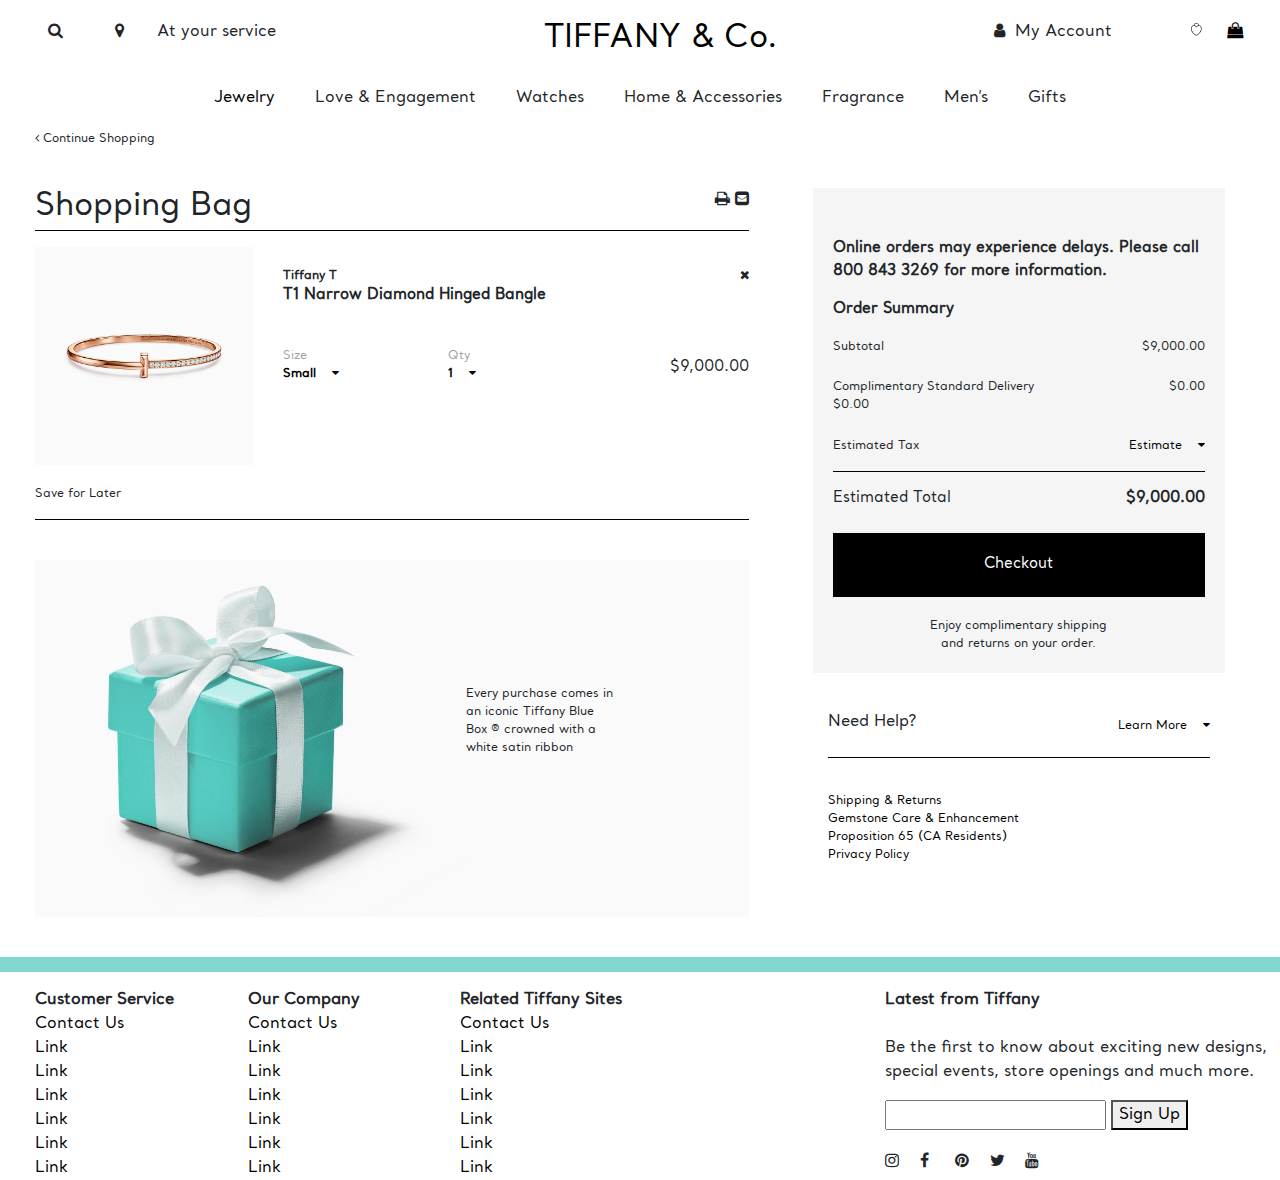
<file: cart.html>
<!DOCTYPE html>

<head>
  <meta charset="UTF-8">
  <meta name="viewport" content="width=device-width, initial-scale=1.0">
  <title>TIFFANY</title>
  <link rel="stylesheet" href="source/css/bootstrap.min.css">
  <link rel="stylesheet" href="https://cdnjs.cloudflare.com/ajax/libs/font-awesome/4.7.0/css/font-awesome.min.css">
  <link rel="stylesheet" href="source/css/style.css">
  <style>
    body {
      font-family: 'Santral-Regular';
    }
  </style>
</head>

<body>
  <!-- <div class="row pt-10 pb-10 bg-primary-color pl-20 pr-20">
    <div class="col-md-7 text-regular" style="font-size: 15px;">
      Purchases made on this site will ship to U.S. addresses only. Do you want to shop the U.S. site?
    </div>
    <div class="col-md-5 text-regular text-right" style="font-size: 15px;">
      Shop the U.S. site Or Choose location <i class="fa fa-times"></i>
    </div>
  </div> -->
  <div class="row mt-20 pl-20 pr-20">
    <div style="width: 8%;">
      <center>
        <i class="fa fa-search"></i>
      </center>
    </div>
    <div style="width: 2%;">
      <center>
        <i class="fa fa-map-marker"></i>
      </center>
    </div>
    <div class="col-md-2">
      <i class="fa fa-concierge-bell"></i> &nbsp;At your service
    </div>
    <div class="col-md-6">
      <center>
        <a href="index.html" class="text-black">
          <h2>TIFFANY & Co.</h2>
        </a>
      </center>
    </div>
    <div class="col-md-2">
      <i class="fa fa-user"></i> &nbsp;My Account
    </div>
    <div style="width: 1%;">
      <center>
        <svg xmlns="http://www.w3.org/2000/svg" viewBox="0 0 24 24" width="15" height="15"
          preserveAspectRatio="xMidYMid slice" focusable="false"
          style="width: 100%; height: 100%; transform: translate3d(0px, 0px, 0px);">
          <defs>
            <clipPath id="__lottie_element_10">
              <rect width="24" height="24" x="0" y="0"></rect>
            </clipPath>
          </defs>
          <g clip-path="url(#__lottie_element_10)">
            <g style="display: block;" transform="matrix(1,0,0,1,1.75,-0.25)" opacity="1">
              <g opacity="1" transform="matrix(1,0,0,1,10.25,12.24899959564209)">
                <path fill="rgb(0,0,0)" fill-opacity="1"
                  d=" M-12,-11.99899959564209 C-12,-11.99899959564209 12,-11.99899959564209 12,-11.99899959564209 C12,-11.99899959564209 12,12.00100040435791 12,12.00100040435791 C12,12.00100040435791 -12,12.00100040435791 -12,12.00100040435791 C-12,12.00100040435791 -12,-11.99899959564209 -12,-11.99899959564209z M-12,12.00100040435791 C-12,12.00100040435791 12,12.00100040435791 12,12.00100040435791 C12,12.00100040435791 12,-11.99899959564209 12,-11.99899959564209 C12,-11.99899959564209 -12,-11.99899959564209 -12,-11.99899959564209 C-12,-11.99899959564209 -12,12.00100040435791 -12,12.00100040435791z M3.941999912261963,-7.677000045776367 C3.621000051498413,-9.562999725341797 1.9789999723434448,-10.99899959564209 0,-10.99899959564209 C-1.9769999980926514,-10.99899959564209 -3.61899995803833,-9.5649995803833 -3.941999912261963,-7.681000232696533 C-2.8299999237060547,-7.519999980926514 -1.690999984741211,-6.928999900817871 -0.6510000228881836,-5.796000003814697 C-0.6510000228881836,-5.796000003814697 -0.46399998664855957,-5.585000038146973 -0.46399998664855957,-5.585000038146973 C-0.25600001215934753,-5.333000183105469 -0.10199999809265137,-5.13700008392334 0,-4.997000217437744 C0.10199999809265137,-5.13700008392334 0.25600001215934753,-5.333000183105469 0.4650000035762787,-5.585000038146973 C0.4650000035762787,-5.585000038146973 0.6520000100135803,-5.795000076293945 0.6520000100135803,-5.795000076293945 C1.6929999589920044,-6.925000190734863 2.8310000896453857,-7.514999866485596 3.941999912261963,-7.677000045776367z M4.949999809265137,-7.709000110626221 C7.672999858856201,-7.482999801635742 10,-4.7729997634887695 10,-1.3329999446868896 C10,4.190000057220459 5,9.5 0,11.99899959564209 C-5.005000114440918,9.496999740600586 -10,4.190000057220459 -10,-1.3329999446868896 C-10,-4.771999835968018 -7.671999931335449,-7.485000133514404 -4.949999809265137,-7.710999965667725 C-4.604000091552734,-10.135000228881836 -2.5199999809265137,-11.99899959564209 0,-11.99899959564209 C2.5209999084472656,-11.99899959564209 4.605000019073486,-10.133999824523926 4.949999809265137,-7.709000110626221z M0,10.87399959564209 C5.085999965667725,8.163000106811523 9,3.171999931335449 9,-1.3329999446868896 C9,-6.410999774932861 3.947000026702881,-8.718000411987305 0.8080000281333923,-4.408999919891357 C0.8080000281333923,-4.408999919891357 -0.0010000000474974513,-3.296999931335449 -0.0010000000474974513,-3.296999931335449 C-0.0010000000474974513,-3.296999931335449 -0.8100000023841858,-4.409999847412109 -0.8100000023841858,-4.409999847412109 C-3.940999984741211,-8.723999977111816 -9,-6.4120001792907715 -9,-1.3329999446868896 C-9,3.1730000972747803 -5.089000225067139,8.16100025177002 0,10.87399959564209z">
                </path>
                <g opacity="1" transform="matrix(1,0,0,1,0,0)"></g>
              </g>
            </g>
            <g style="display: none;" transform="matrix(1,0,0,1,1.75,-0.25100040435791016)" opacity="1">
              <g opacity="1" transform="matrix(1,0,0,1,10.333000183105469,13.779000282287598)">
                <path fill="rgb(129,215,208)" fill-opacity="1"
                  d=" M-12.083000183105469,-13.529000282287598 C-12.083000183105469,-13.529000282287598 11.916999816894531,-13.529000282287598 11.916999816894531,-13.529000282287598 C11.916999816894531,-13.529000282287598 11.916999816894531,10.470999717712402 11.916999816894531,10.470999717712402 C11.916999816894531,10.470999717712402 -12.083000183105469,10.470999717712402 -12.083000183105469,10.470999717712402 C-12.083000183105469,10.470999717712402 -12.083000183105469,-13.529000282287598 -12.083000183105469,-13.529000282287598z M-12.083000183105469,10.470999717712402 C-12.083000183105469,10.470999717712402 11.916999816894531,10.470999717712402 11.916999816894531,10.470999717712402 C11.916999816894531,10.470999717712402 11.916999816894531,-13.529000282287598 11.916999816894531,-13.529000282287598 C11.916999816894531,-13.529000282287598 -12.083000183105469,-13.529000282287598 -12.083000183105469,-13.529000282287598 C-12.083000183105469,-13.529000282287598 -12.083000183105469,10.470999717712402 -12.083000183105469,10.470999717712402z M-8.196999549865723,-7.251999855041504 C-5.650000095367432,-9.425000190734863 -2.999000072479248,-8.736000061035156 -0.24699999392032623,-5.184999942779541 C1.8179999589920044,-8.354999542236328 4.123000144958496,-9.232000350952148 6.672999858856201,-7.818999767303467 C8.5600004196167,-5.630000114440918 9.10200023651123,-3.1040000915527344 8.29800033569336,-0.23800000548362732 C7.493000030517578,2.628000020980835 4.644999980926514,5.848999977111816 -0.24699999392032623,9.425000190734863 C-4.640999794006348,5.705999851226807 -7.291999816894531,2.868000030517578 -8.196999549865723,0.9100000262260437 C-9.10200023651123,-1.0490000247955322 -9.10200023651123,-3.7699999809265137 -8.196999549865723,-7.251999855041504z">
                </path>
                <g opacity="1" transform="matrix(1,0,0,1,0,0)"></g>
              </g>
              <g opacity="1" transform="matrix(1,0,0,1,10.25,12.25)">
                <path fill="rgb(0,0,0)" fill-opacity="1"
                  d=" M-12,-11.99899959564209 C-12,-11.99899959564209 12,-11.99899959564209 12,-11.99899959564209 C12,-11.99899959564209 12,12.00100040435791 12,12.00100040435791 C12,12.00100040435791 -12,12.00100040435791 -12,12.00100040435791 C-12,12.00100040435791 -12,-11.99899959564209 -12,-11.99899959564209z M-12,12.00100040435791 C-12,12.00100040435791 12,12.00100040435791 12,12.00100040435791 C12,12.00100040435791 12,-11.99899959564209 12,-11.99899959564209 C12,-11.99899959564209 -12,-11.99899959564209 -12,-11.99899959564209 C-12,-11.99899959564209 -12,12.00100040435791 -12,12.00100040435791z M8,-1.3329999446868896 C8,-5.514999866485596 4.136000156402588,-7.2789998054504395 1.6160000562667847,-3.819999933242798 C1.6160000562667847,-3.819999933242798 -0.003000000026077032,-1.597000002861023 -0.003000000026077032,-1.597000002861023 C-0.003000000026077032,-1.597000002861023 -1.61899995803833,-3.822999954223633 -1.61899995803833,-3.822999954223633 C-4.131999969482422,-7.283999919891357 -8,-5.515999794006348 -8,-1.3329999446868896 C-8,2.614000082015991 -4.561999797821045,7.126999855041504 0,9.730999946594238 C4.558000087738037,7.127999782562256 8,2.61299991607666 8,-1.3329999446868896z M2.9700000286102295,-7.425000190734863 C2.763000011444092,-8.880000114440918 1.5119999647140503,-10 0,-10 C-1.5110000371932983,-10 -2.760999917984009,-8.881999969482422 -2.9690001010894775,-7.428999900817871 C-2.431999921798706,-7.2270002365112305 -1.8980000019073486,-6.918000221252441 -1.378999948501587,-6.489999771118164 C-1.378999948501587,-6.489999771118164 -1.0230000019073486,-6.175000190734863 -1.0230000019073486,-6.175000190734863 C-0.5600000023841858,-5.691999912261963 -0.21899999678134918,-5.300000190734863 0,-4.998000144958496 C0.32899999618530273,-5.449999809265137 0.671999990940094,-5.840000152587891 1.0240000486373901,-6.172999858856201 C1.0240000486373901,-6.172999858856201 1.38100004196167,-6.48799991607666 1.38100004196167,-6.48799991607666 C1.8990000486373901,-6.915999889373779 2.433000087738037,-7.223999977111816 2.9700000286102295,-7.425000190734863z M4.949999809265137,-7.709000110626221 C7.672999858856201,-7.484000205993652 10,-4.77400016784668 10,-1.3329999446868896 C10,4.190000057220459 5,9.49899959564209 0,11.99899959564209 C-5.00600004196167,9.496999740600586 -10,4.190000057220459 -10,-1.3329999446868896 C-10,-4.7729997634887695 -7.671999931335449,-7.485000133514404 -4.949999809265137,-7.711999893188477 C-4.604000091552734,-10.13599967956543 -2.5199999809265137,-12 0,-12 C2.5199999809265137,-12 4.605000019073486,-10.133999824523926 4.949999809265137,-7.709000110626221z">
                </path>
                <g opacity="1" transform="matrix(1,0,0,1,0,0)"></g>
              </g>
            </g>
          </g>
        </svg>
      </center>
    </div>
    <div style="width: 5%;">
      <a href="cart.html" class="text-black">
        <center>
          <i class="fa fa-shopping-bag"></i>
        </center>
      </a>
    </div>
  </div>
  <div class="row pl-20 pr-20 mt-20 justify-content-md-center">
    <div class="mr-20 ml-20">
      <a href="category.html" style="color: black;">Jewelry</a>
    </div>
    <div class="mr-20 ml-20">
      Love & Engagement
    </div>
    <div class="mr-20 ml-20">
      Watches
    </div>
    <div class="mr-20 ml-20">
      Home & Accessories
    </div>
    <div class="mr-20 ml-20">
      Fragrance
    </div>
    <div class="mr-20 ml-20">
      Men’s
    </div>
    <div class="mr-20 ml-20">
      Gifts
    </div>
  </div>


  <div class="row fs-12 ml-20 mt-20">
    <div class="col-md-12">
      <i class="fa fa-angle-left"></i> Continue Shopping
    </div>
  </div>

  <div class="row ml-20 mt-40">
    <div class="col-md-7">
      <div class="row">
        <div class="col-md-6">
          <h2>Shopping Bag</h2>
        </div>
        <div class="col-md-6 text-right">
          <i class="fa fa-print"></i>
          <i class="fa fa-envelope-square"></i>
        </div>
      </div>
      <hr style="border-top-width: 1px;border-top-color: black;margin-top: -5px;">
      <div class="row">
        <div class="col-md-4">
          <img src="source/images/b1.jpg" style="width: 100%;height: auto;" alt="" srcset="">
        </div>
        <div class="col-md-8">
          <b>
            <div class="row fs-12 mt-20">
              <div class="col-md-6">
                Tiffany T
              </div>
              <div class="col-md-6 text-right">
                <i class="fa fa-close"></i>
              </div>
            </div>
            <div class="row fs-15">
              <div class="col-md-12">
                T1 Narrow Diamond Hinged Bangle
              </div>
            </div>
          </b>
          <div class="row mt-40 fs-12">
            <div class="col-md-4">
              <div class="row" style="color: #a0a0a0;">
                <div class="col-md-12">
                  Size
                </div>
              </div>
              <div class="row">
                <div class="col-md-12">
                  <a href="#" class="fs-12 text-black"><b>Small&nbsp;&nbsp;&nbsp;&nbsp;<i
                        class="fa fa-caret-down"></i></b></a>
                </div>
              </div>
            </div>
            <div class="col-md-4">
              <div class="row" style="color: #a0a0a0;">
                <div class="col-md-12">
                  Qty
                </div>
              </div>
              <div class="row">
                <div class="col-md-12">
                  <a href="#" class="fs-12 text-black"><b>1&nbsp;&nbsp;&nbsp;&nbsp;<i
                        class="fa fa-caret-down"></i></b></a>
                </div>
              </div>
            </div>
            <div class="col-md-4 text-right fs-15 pt-10">
              $9,000.00
            </div>
          </div>
        </div>
      </div>
      <div class="row fs-12 mt-20">
        <div class="col-md-12">
          Save for Later
        </div>
      </div>
      <hr style="border-top-width: 1px;border-top-color: black;">
      <div class="row mt-40">
        <div class="col-md-12">
          <img src="source/images/e5.jpg" style="width: 100%;height: auto;" alt="">
          <p class="fs-12" style="width: 20%;position: absolute;top: 35%;left: 60%;">
            Every purchase comes in an iconic Tiffany Blue Box ® crowned with a white satin ribbon
          </p>
        </div>
      </div>
    </div>
    <div style="width: 30%;margin-left: 5%;">
      <div class="row">
        <div class="col-md-12 fs-15" style="background-color: #f5f5f5;padding: 20px;padding-top: 50px;">
          <div class="row">
            <div class="col-md-12">
              <b>
                <p>Online orders may experience delays. Please call 800 843 3269 for more information.</p>
              </b>
            </div>
          </div>
          <div class="row">
            <div class="col-md-12">
              <b>
                <p>Order Summary</p>
              </b>
            </div>
          </div>
          <div class="row fs-12">
            <div class="col-md-6">
              Subtotal
            </div>
            <div class="col-md-6 text-right">
              $9,000.00
            </div>
          </div>
          <br>
          <div class="row fs-12">
            <div class="col-md-8">
              Complimentary Standard Delivery $0.00
            </div>
            <div class="col-md-4 text-right">
              $0.00
            </div>
          </div>
          <br>
          <div class="row fs-12">
            <div class="col-md-8">
              Estimated Tax
            </div>
            <div class="col-md-4 text-right">
              <a href="#" class="fs-12 text-black">Estimate&nbsp;&nbsp;&nbsp;&nbsp;<i class="fa fa-caret-down"></i></a>
            </div>
          </div>
          <hr style="border-top-width: 1px;border-top-color: black;">
          <div class="row fs-15">
            <div class="col-md-8">
              Estimated Total
            </div>
            <div class="col-md-4 text-right">
              <b>$9,000.00</b>
            </div>
          </div>
          <br>
          <div
            style="width: 100%;height: auto;background-color: black;border-color: black;border-style: solid;border-width: 1px;padding: 20px;color: white;">
            <center>
              Checkout
            </center>
          </div>
          <center class="fs-12 mt-20">
            <div style="width: 50%;">
              Enjoy complimentary shipping and returns on your order.
            </div>
          </center>
        </div>
      </div>

      <div class="row">
        <div class="col-md-12">
          <div class="row mt-40">
            <div class="col-md-6">
              <b>
                <h6>Need Help?</h6>
              </b>
            </div>
            <div class="col-md-6 text-right">
              <a href="#" class="fs-12 text-black">Learn More&nbsp;&nbsp;&nbsp;&nbsp;<i
                  class="fa fa-caret-down"></i></a>
            </div>
          </div>
          <hr style="border-top-width: 1px;border-top-color: black;">
          <div class="row">
            <div class="col-md-12 fs-12">
              <br>
              <a href="#" class="text-black">Shipping & Returns</a>
              <br>
              <a href="#" class="text-black">Gemstone Care & Enhancement</a>
              <br>
              <a href="#" class="text-black">Proposition 65 (CA Residents)</a>
              <br>
              <a href="#" class="text-black">Privacy Policy</a>
            </div>
          </div>
        </div>
      </div>

    </div>
  </div>


  <hr size="50" class="mt-40" style="border-top-width: 15px;border-top-color: #81d8d0;">
  <div class="row ml-20">
    <div class="col-md-2">
      <b>Customer Service</b>
      <br>
      <a href="#" class="text-black">Contact Us</a>
      <br>
      <a href="#" class="text-black">Link</a>
      <br>
      <a href="#" class="text-black">Link</a>
      <br>
      <a href="#" class="text-black">Link</a>
      <br>
      <a href="#" class="text-black">Link</a>
      <br>
      <a href="#" class="text-black">Link</a>
      <br>
      <a href="#" class="text-black">Link</a>
    </div>
    <div class="col-md-2">
      <b>Our Company</b>
      <br>
      <a href="#" class="text-black">Contact Us</a>
      <br>
      <a href="#" class="text-black">Link</a>
      <br>
      <a href="#" class="text-black">Link</a>
      <br>
      <a href="#" class="text-black">Link</a>
      <br>
      <a href="#" class="text-black">Link</a>
      <br>
      <a href="#" class="text-black">Link</a>
      <br>
      <a href="#" class="text-black">Link</a>
    </div>
    <div class="col-md-2">
      <b>Related Tiffany Sites</b>
      <br>
      <a href="#" class="text-black">Contact Us</a>
      <br>
      <a href="#" class="text-black">Link</a>
      <br>
      <a href="#" class="text-black">Link</a>
      <br>
      <a href="#" class="text-black">Link</a>
      <br>
      <a href="#" class="text-black">Link</a>
      <br>
      <a href="#" class="text-black">Link</a>
      <br>
      <a href="#" class="text-black">Link</a>
    </div>
    <div class="col-md-2"></div>
    <div class="col-md-4 pr-20">
      <b>Latest from Tiffany</b>
      <br>
      <br>
      <p>Be the first to know about exciting new designs, special events, store openings and much more.</p>
      <input type="text" name="" id="">
      <button>Sign Up</button>
      <div class="row mt-20">
        <div class="col-md-1">
          <i class="fa fa-instagram"></i>
        </div>
        <div class="col-md-1">
          <i class="fa fa-facebook"></i>
        </div>
        <div class="col-md-1">
          <i class="fa fa-pinterest"></i>
        </div>
        <div class="col-md-1">
          <i class="fa fa-twitter"></i>
        </div>
        <div class="col-md-1">
          <i class="fa fa-youtube"></i>
        </div>
      </div>
    </div>
  </div>
  <script src="https://code.jquery.com/jquery-3.4.1.js" integrity="sha256-WpOohJOqMqqyKL9FccASB9O0KwACQJpFTUBLTYOVvVU="
    crossorigin="anonymous"></script>
  <script src="source/js/popper.min.js"></script>
  <script src="source/js/bootstrap.min.js"></script>
</body>

</html>
</file>
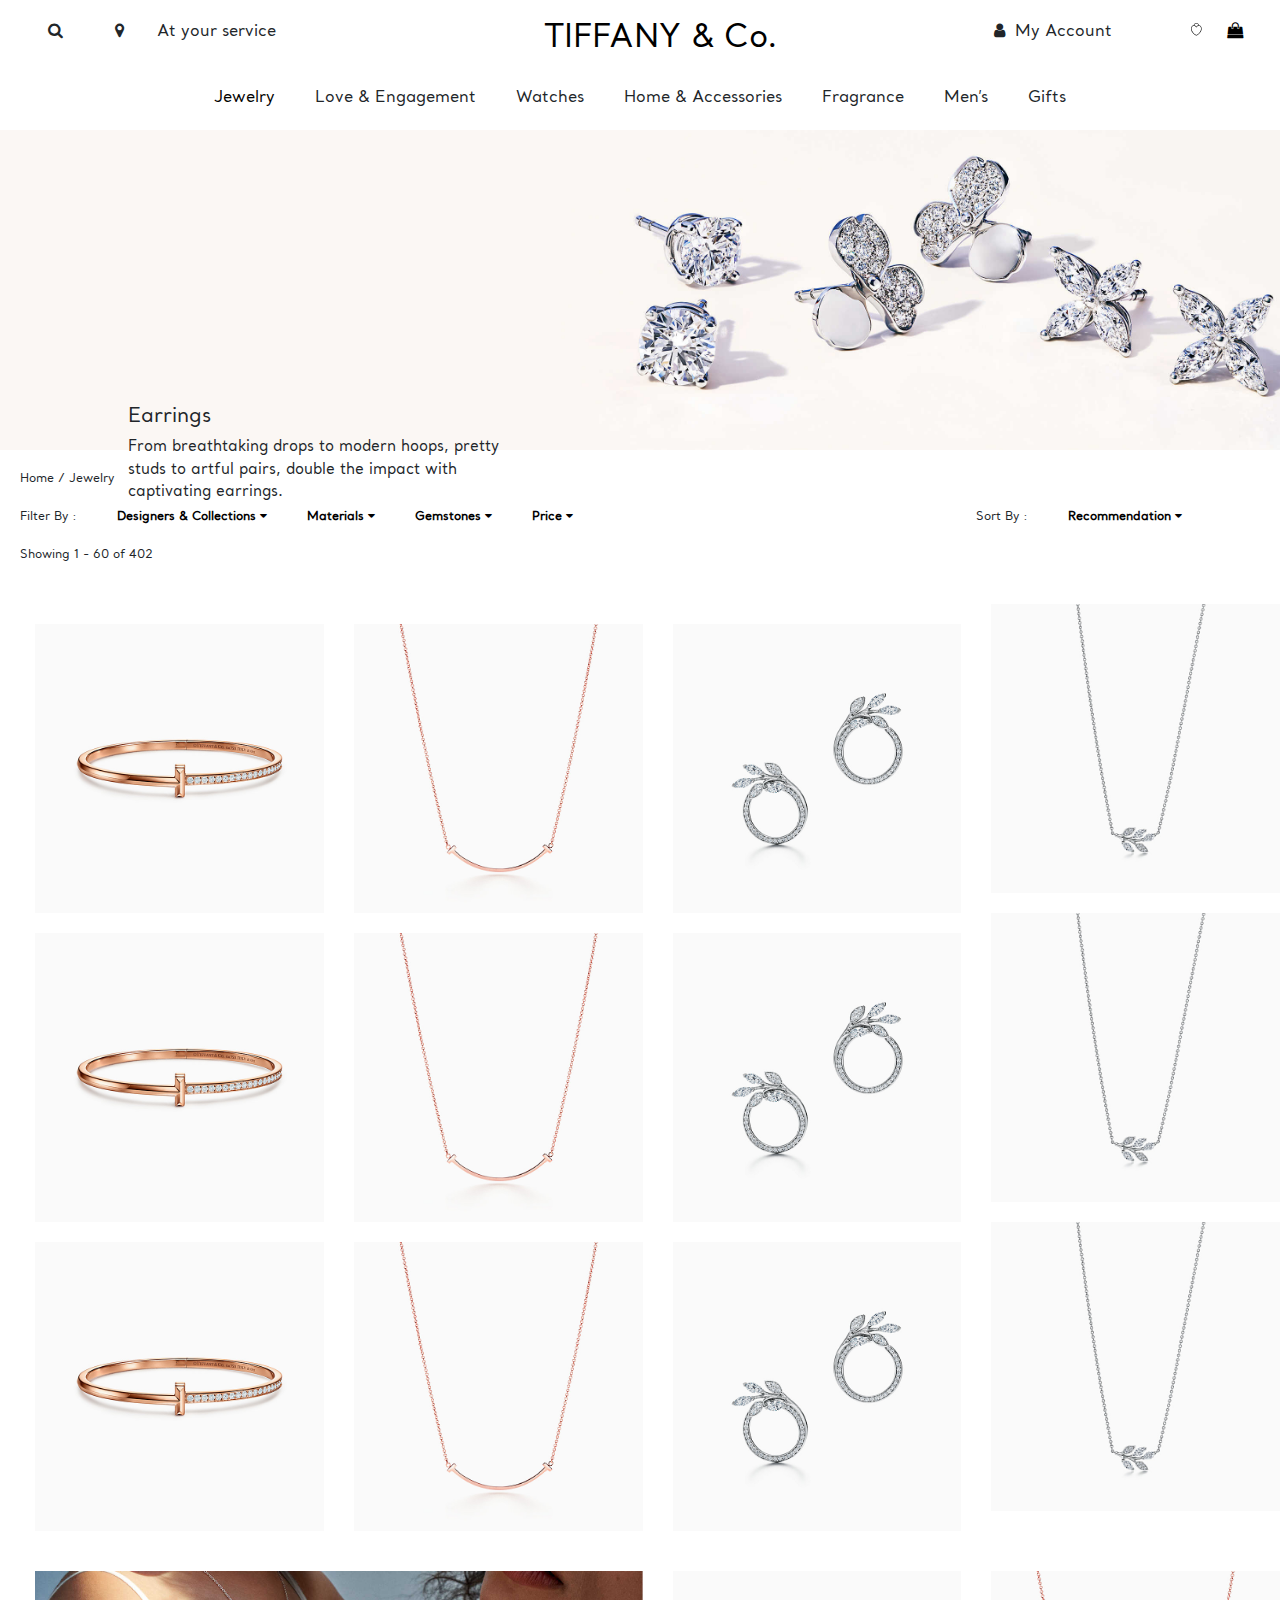
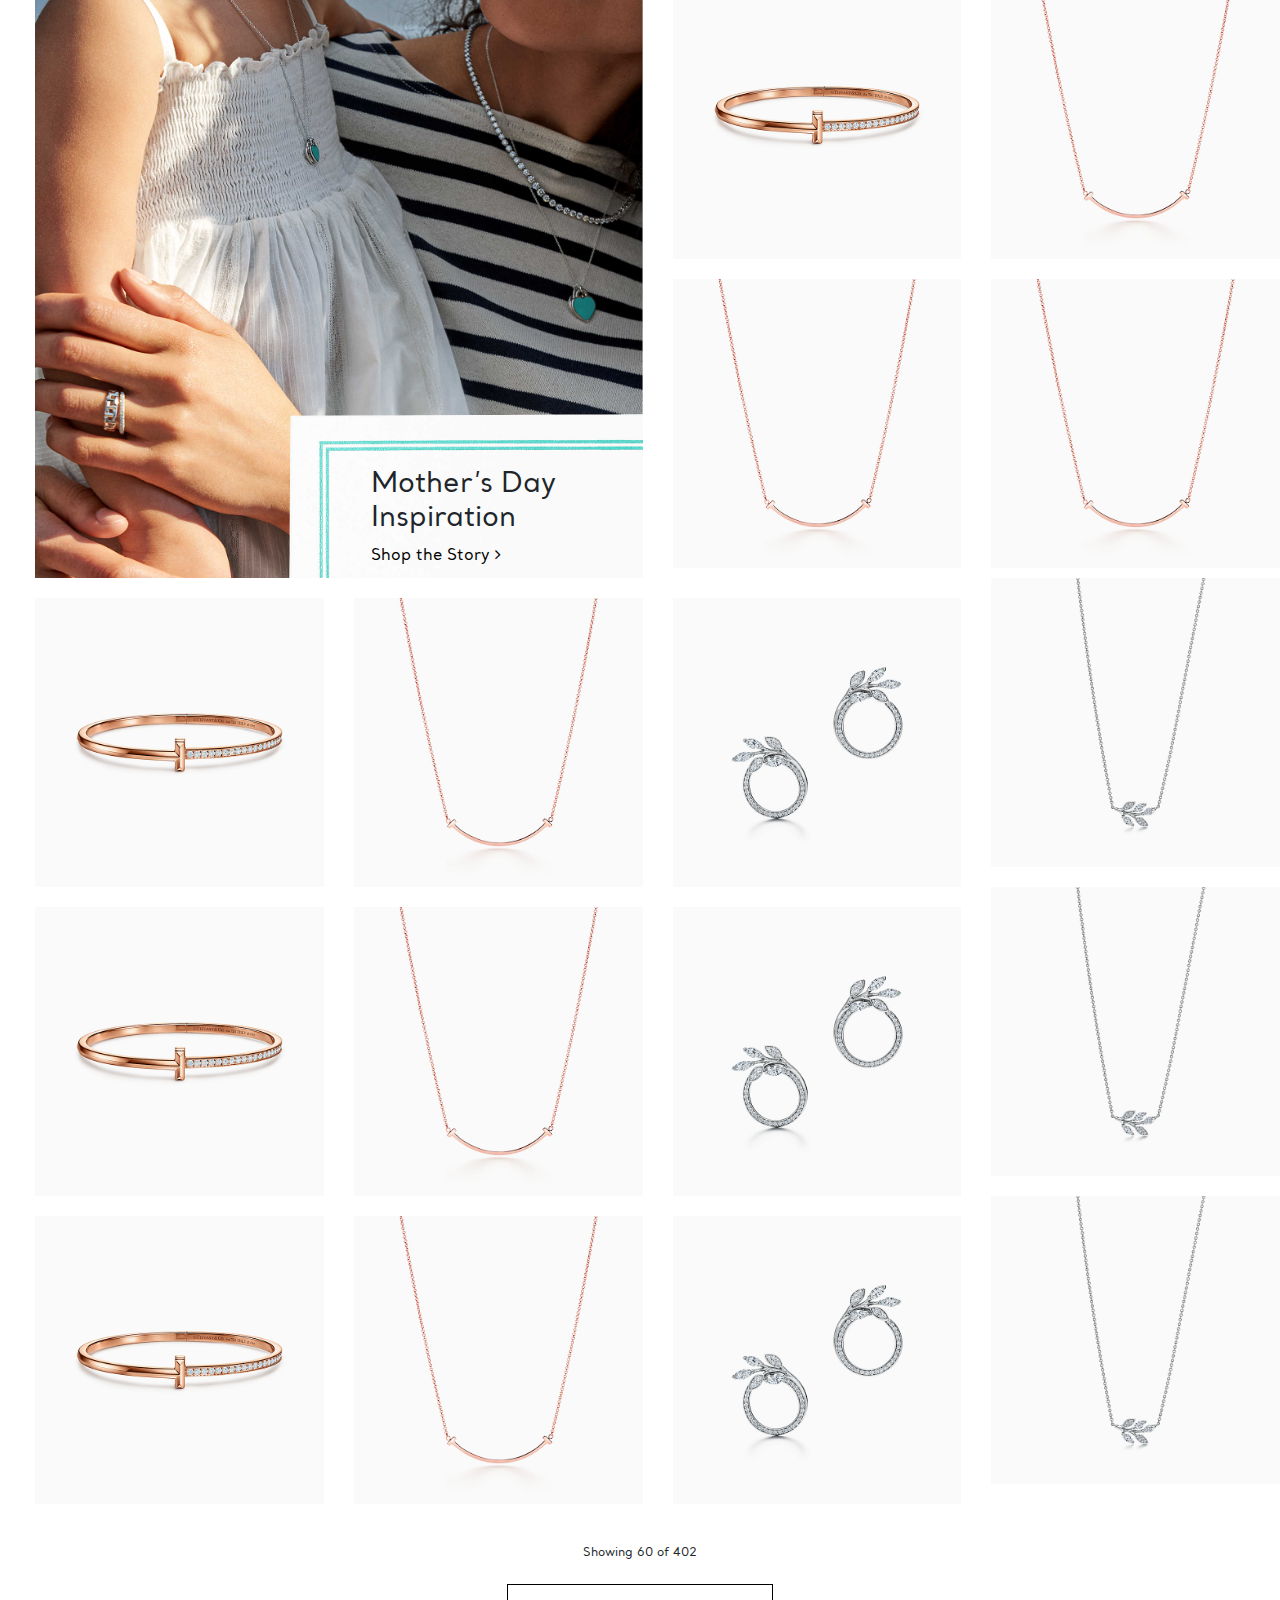
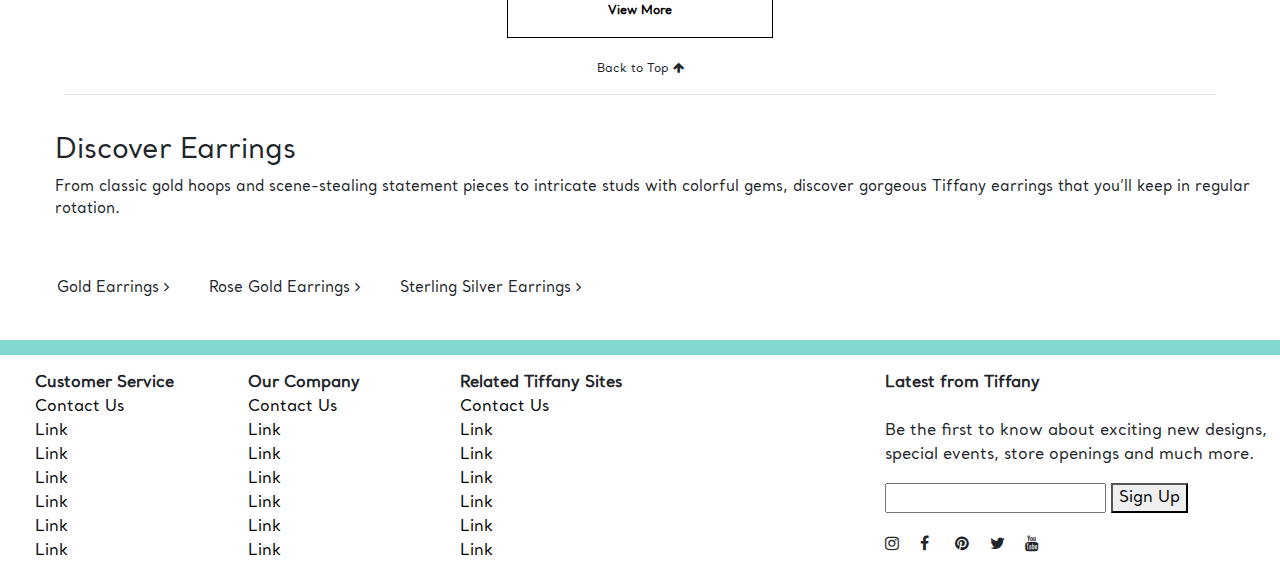
<file: category.html>
<!DOCTYPE html>

<head>
  <meta charset="UTF-8">
  <meta name="viewport" content="width=device-width, initial-scale=1.0">
  <title>TIFFANY</title>
  <link rel="stylesheet" href="source/css/bootstrap.min.css">
  <link rel="stylesheet" href="https://cdnjs.cloudflare.com/ajax/libs/font-awesome/4.7.0/css/font-awesome.min.css">
  <link rel="stylesheet" href="source/css/style.css">
  <style>
    body {
      font-family: 'Santral-Regular';
    }
  </style>
</head>

<body>
  <!-- <div class="row pt-10 pb-10 bg-primary-color pl-20 pr-20">
    <div class="col-md-7 text-regular" style="font-size: 15px;">
      Purchases made on this site will ship to U.S. addresses only. Do you want to shop the U.S. site?
    </div>
    <div class="col-md-5 text-regular text-right" style="font-size: 15px;">
      Shop the U.S. site Or Choose location <i class="fa fa-times"></i>
    </div>
  </div> -->
  <div class="row mt-20 pl-20 pr-20">
    <div style="width: 8%;">
      <center>
        <i class="fa fa-search"></i>
      </center>
    </div>
    <div style="width: 2%;">
      <center>
        <i class="fa fa-map-marker"></i>
      </center>
    </div>
    <div class="col-md-2">
      <i class="fa fa-concierge-bell"></i> &nbsp;At your service
    </div>
    <div class="col-md-6">
      <center>
        <a href="index.html" class="text-black"><h2>TIFFANY & Co.</h2></a>
      </center>
    </div>
    <div class="col-md-2">
      <i class="fa fa-user"></i> &nbsp;My Account
    </div>
    <div style="width: 1%;">
      <center>
        <svg xmlns="http://www.w3.org/2000/svg" viewBox="0 0 24 24" width="15" height="15"
          preserveAspectRatio="xMidYMid slice" focusable="false"
          style="width: 100%; height: 100%; transform: translate3d(0px, 0px, 0px);">
          <defs>
            <clipPath id="__lottie_element_10">
              <rect width="24" height="24" x="0" y="0"></rect>
            </clipPath>
          </defs>
          <g clip-path="url(#__lottie_element_10)">
            <g style="display: block;" transform="matrix(1,0,0,1,1.75,-0.25)" opacity="1">
              <g opacity="1" transform="matrix(1,0,0,1,10.25,12.24899959564209)">
                <path fill="rgb(0,0,0)" fill-opacity="1"
                  d=" M-12,-11.99899959564209 C-12,-11.99899959564209 12,-11.99899959564209 12,-11.99899959564209 C12,-11.99899959564209 12,12.00100040435791 12,12.00100040435791 C12,12.00100040435791 -12,12.00100040435791 -12,12.00100040435791 C-12,12.00100040435791 -12,-11.99899959564209 -12,-11.99899959564209z M-12,12.00100040435791 C-12,12.00100040435791 12,12.00100040435791 12,12.00100040435791 C12,12.00100040435791 12,-11.99899959564209 12,-11.99899959564209 C12,-11.99899959564209 -12,-11.99899959564209 -12,-11.99899959564209 C-12,-11.99899959564209 -12,12.00100040435791 -12,12.00100040435791z M3.941999912261963,-7.677000045776367 C3.621000051498413,-9.562999725341797 1.9789999723434448,-10.99899959564209 0,-10.99899959564209 C-1.9769999980926514,-10.99899959564209 -3.61899995803833,-9.5649995803833 -3.941999912261963,-7.681000232696533 C-2.8299999237060547,-7.519999980926514 -1.690999984741211,-6.928999900817871 -0.6510000228881836,-5.796000003814697 C-0.6510000228881836,-5.796000003814697 -0.46399998664855957,-5.585000038146973 -0.46399998664855957,-5.585000038146973 C-0.25600001215934753,-5.333000183105469 -0.10199999809265137,-5.13700008392334 0,-4.997000217437744 C0.10199999809265137,-5.13700008392334 0.25600001215934753,-5.333000183105469 0.4650000035762787,-5.585000038146973 C0.4650000035762787,-5.585000038146973 0.6520000100135803,-5.795000076293945 0.6520000100135803,-5.795000076293945 C1.6929999589920044,-6.925000190734863 2.8310000896453857,-7.514999866485596 3.941999912261963,-7.677000045776367z M4.949999809265137,-7.709000110626221 C7.672999858856201,-7.482999801635742 10,-4.7729997634887695 10,-1.3329999446868896 C10,4.190000057220459 5,9.5 0,11.99899959564209 C-5.005000114440918,9.496999740600586 -10,4.190000057220459 -10,-1.3329999446868896 C-10,-4.771999835968018 -7.671999931335449,-7.485000133514404 -4.949999809265137,-7.710999965667725 C-4.604000091552734,-10.135000228881836 -2.5199999809265137,-11.99899959564209 0,-11.99899959564209 C2.5209999084472656,-11.99899959564209 4.605000019073486,-10.133999824523926 4.949999809265137,-7.709000110626221z M0,10.87399959564209 C5.085999965667725,8.163000106811523 9,3.171999931335449 9,-1.3329999446868896 C9,-6.410999774932861 3.947000026702881,-8.718000411987305 0.8080000281333923,-4.408999919891357 C0.8080000281333923,-4.408999919891357 -0.0010000000474974513,-3.296999931335449 -0.0010000000474974513,-3.296999931335449 C-0.0010000000474974513,-3.296999931335449 -0.8100000023841858,-4.409999847412109 -0.8100000023841858,-4.409999847412109 C-3.940999984741211,-8.723999977111816 -9,-6.4120001792907715 -9,-1.3329999446868896 C-9,3.1730000972747803 -5.089000225067139,8.16100025177002 0,10.87399959564209z">
                </path>
                <g opacity="1" transform="matrix(1,0,0,1,0,0)"></g>
              </g>
            </g>
            <g style="display: none;" transform="matrix(1,0,0,1,1.75,-0.25100040435791016)" opacity="1">
              <g opacity="1" transform="matrix(1,0,0,1,10.333000183105469,13.779000282287598)">
                <path fill="rgb(129,215,208)" fill-opacity="1"
                  d=" M-12.083000183105469,-13.529000282287598 C-12.083000183105469,-13.529000282287598 11.916999816894531,-13.529000282287598 11.916999816894531,-13.529000282287598 C11.916999816894531,-13.529000282287598 11.916999816894531,10.470999717712402 11.916999816894531,10.470999717712402 C11.916999816894531,10.470999717712402 -12.083000183105469,10.470999717712402 -12.083000183105469,10.470999717712402 C-12.083000183105469,10.470999717712402 -12.083000183105469,-13.529000282287598 -12.083000183105469,-13.529000282287598z M-12.083000183105469,10.470999717712402 C-12.083000183105469,10.470999717712402 11.916999816894531,10.470999717712402 11.916999816894531,10.470999717712402 C11.916999816894531,10.470999717712402 11.916999816894531,-13.529000282287598 11.916999816894531,-13.529000282287598 C11.916999816894531,-13.529000282287598 -12.083000183105469,-13.529000282287598 -12.083000183105469,-13.529000282287598 C-12.083000183105469,-13.529000282287598 -12.083000183105469,10.470999717712402 -12.083000183105469,10.470999717712402z M-8.196999549865723,-7.251999855041504 C-5.650000095367432,-9.425000190734863 -2.999000072479248,-8.736000061035156 -0.24699999392032623,-5.184999942779541 C1.8179999589920044,-8.354999542236328 4.123000144958496,-9.232000350952148 6.672999858856201,-7.818999767303467 C8.5600004196167,-5.630000114440918 9.10200023651123,-3.1040000915527344 8.29800033569336,-0.23800000548362732 C7.493000030517578,2.628000020980835 4.644999980926514,5.848999977111816 -0.24699999392032623,9.425000190734863 C-4.640999794006348,5.705999851226807 -7.291999816894531,2.868000030517578 -8.196999549865723,0.9100000262260437 C-9.10200023651123,-1.0490000247955322 -9.10200023651123,-3.7699999809265137 -8.196999549865723,-7.251999855041504z">
                </path>
                <g opacity="1" transform="matrix(1,0,0,1,0,0)"></g>
              </g>
              <g opacity="1" transform="matrix(1,0,0,1,10.25,12.25)">
                <path fill="rgb(0,0,0)" fill-opacity="1"
                  d=" M-12,-11.99899959564209 C-12,-11.99899959564209 12,-11.99899959564209 12,-11.99899959564209 C12,-11.99899959564209 12,12.00100040435791 12,12.00100040435791 C12,12.00100040435791 -12,12.00100040435791 -12,12.00100040435791 C-12,12.00100040435791 -12,-11.99899959564209 -12,-11.99899959564209z M-12,12.00100040435791 C-12,12.00100040435791 12,12.00100040435791 12,12.00100040435791 C12,12.00100040435791 12,-11.99899959564209 12,-11.99899959564209 C12,-11.99899959564209 -12,-11.99899959564209 -12,-11.99899959564209 C-12,-11.99899959564209 -12,12.00100040435791 -12,12.00100040435791z M8,-1.3329999446868896 C8,-5.514999866485596 4.136000156402588,-7.2789998054504395 1.6160000562667847,-3.819999933242798 C1.6160000562667847,-3.819999933242798 -0.003000000026077032,-1.597000002861023 -0.003000000026077032,-1.597000002861023 C-0.003000000026077032,-1.597000002861023 -1.61899995803833,-3.822999954223633 -1.61899995803833,-3.822999954223633 C-4.131999969482422,-7.283999919891357 -8,-5.515999794006348 -8,-1.3329999446868896 C-8,2.614000082015991 -4.561999797821045,7.126999855041504 0,9.730999946594238 C4.558000087738037,7.127999782562256 8,2.61299991607666 8,-1.3329999446868896z M2.9700000286102295,-7.425000190734863 C2.763000011444092,-8.880000114440918 1.5119999647140503,-10 0,-10 C-1.5110000371932983,-10 -2.760999917984009,-8.881999969482422 -2.9690001010894775,-7.428999900817871 C-2.431999921798706,-7.2270002365112305 -1.8980000019073486,-6.918000221252441 -1.378999948501587,-6.489999771118164 C-1.378999948501587,-6.489999771118164 -1.0230000019073486,-6.175000190734863 -1.0230000019073486,-6.175000190734863 C-0.5600000023841858,-5.691999912261963 -0.21899999678134918,-5.300000190734863 0,-4.998000144958496 C0.32899999618530273,-5.449999809265137 0.671999990940094,-5.840000152587891 1.0240000486373901,-6.172999858856201 C1.0240000486373901,-6.172999858856201 1.38100004196167,-6.48799991607666 1.38100004196167,-6.48799991607666 C1.8990000486373901,-6.915999889373779 2.433000087738037,-7.223999977111816 2.9700000286102295,-7.425000190734863z M4.949999809265137,-7.709000110626221 C7.672999858856201,-7.484000205993652 10,-4.77400016784668 10,-1.3329999446868896 C10,4.190000057220459 5,9.49899959564209 0,11.99899959564209 C-5.00600004196167,9.496999740600586 -10,4.190000057220459 -10,-1.3329999446868896 C-10,-4.7729997634887695 -7.671999931335449,-7.485000133514404 -4.949999809265137,-7.711999893188477 C-4.604000091552734,-10.13599967956543 -2.5199999809265137,-12 0,-12 C2.5199999809265137,-12 4.605000019073486,-10.133999824523926 4.949999809265137,-7.709000110626221z">
                </path>
                <g opacity="1" transform="matrix(1,0,0,1,0,0)"></g>
              </g>
            </g>
          </g>
        </svg>
      </center>
    </div>
    <div style="width: 5%;">
      <a href="cart.html" class="text-black">
        <center>
          <i class="fa fa-shopping-bag"></i>
        </center>
      </a>
    </div>
  </div>
  <div class="row pl-20 pr-20 mt-20 justify-content-md-center">
    <div class="mr-20 ml-20">
      <a href="category.html" style="color: black;">Jewelry</a>
    </div>
    <div class="mr-20 ml-20">
      Love & Engagement
    </div>
    <div class="mr-20 ml-20">
      Watches
    </div>
    <div class="mr-20 ml-20">
      Home & Accessories
    </div>
    <div class="mr-20 ml-20">
      Fragrance
    </div>
    <div class="mr-20 ml-20">
      Men’s
    </div>
    <div class="mr-20 ml-20">
      Gifts
    </div>
  </div>


  <div class="row mt-20">
    <img src="source/images/d1.jpeg" class="col-md-12" alt="" srcset="">
    <div style="width: 30%;position: absolute;top: 45%;left: 10%;">
      <h3 class="fs-20">Earrings</h3>
      <p class="fs-15" style="width: 100%;">From breathtaking drops to modern hoops, pretty studs to artful pairs,
        double the impact
        with captivating earrings.</p>
      <!-- <a href="#" class="text-black"
          style="width: 30%;height: auto;background-color: white;border-color: black;border-style: solid;border-width: 1px;padding: 8px;">Shop
          the Story</a> -->
    </div>
  </div>
  <div class="fs-12 ml-20 mt-20">
    Home / Jewelry
  </div>

  <div class="row ml-20 mt-20">
    <div class="col-md-9 justify-content-md-start">
      <div class="row">
        <div class="fs-12">Filter By : </div>
        <a href="#" class="fs-12 text-black ml-40"><b>Designers & Collections <i class="fa fa-caret-down"></i></b></a>
        <a href="#" class="fs-12 text-black ml-40"><b>Materials <i class="fa fa-caret-down"></i></b></a>
        <a href="#" class="fs-12 text-black ml-40"><b>Gemstones <i class="fa fa-caret-down"></i></b></a>
        <a href="#" class="fs-12 text-black ml-40"><b>Price <i class="fa fa-caret-down"></i></b></a>
      </div>
    </div>
    <div class="col-lg-2 justify-content-md-end">
      <div class="row">
        <div class="fs-12">Sort By : </div>
        <a href="#" class="fs-12 text-black ml-40"><b>Recommendation <i class="fa fa-caret-down"></i></b></a>
      </div>
    </div>
  </div>

  <div class="row fs-12 ml-20 mt-20">
    Showing 1 - 60 of 402
  </div>

  <div class="row mt-40 ml-20">
    <div class="col-md-3 col-lg-3 mt-20">
      <img src="source/images/b1.jpg" alt="" srcset="" style="width: 100%;height: auto;">
    </div>
    <div class="col-md-3 col-lg-3 mt-20">
      <img src="source/images/b2.jpg" alt="" srcset="" style="width: 100%;height: auto;">
    </div>
    <div class="col-md-3 col-lg-3 mt-20">
      <img src="source/images/b3.jpg" alt="" srcset="" style="width: 100%;height: auto;">
    </div>
    <div class="col-md-3 col-lg-3">
      <img src="source/images/b4.jpg" alt="" srcset="" style="width: 100%;height: auto;">
    </div>

    <div class="col-md-3 col-lg-3 mt-20">
      <img src="source/images/b1.jpg" alt="" srcset="" style="width: 100%;height: auto;">
    </div>
    <div class="col-md-3 col-lg-3 mt-20">
      <img src="source/images/b2.jpg" alt="" srcset="" style="width: 100%;height: auto;">
    </div>
    <div class="col-md-3 col-lg-3 mt-20">
      <img src="source/images/b3.jpg" alt="" srcset="" style="width: 100%;height: auto;">
    </div>
    <div class="col-md-3 col-lg-3">
      <img src="source/images/b4.jpg" alt="" srcset="" style="width: 100%;height: auto;">
    </div>

    <div class="col-md-3 col-lg-3 mt-20">
      <img src="source/images/b1.jpg" alt="" srcset="" style="width: 100%;height: auto;">
    </div>
    <div class="col-md-3 col-lg-3 mt-20">
      <img src="source/images/b2.jpg" alt="" srcset="" style="width: 100%;height: auto;">
    </div>
    <div class="col-md-3 col-lg-3 mt-20">
      <img src="source/images/b3.jpg" alt="" srcset="" style="width: 100%;height: auto;">
    </div>
    <div class="col-md-3 col-lg-3">
      <img src="source/images/b4.jpg" alt="" srcset="" style="width: 100%;height: auto;">
    </div>
  </div>


  <div class="row ml-20 mt-40">
    <div class="col-md-6">
      <img src="source/images/d2.jpeg" alt="" srcset="" style="width: 100%;height: auto;">
      <div style="position: absolute;right:15%;bottom:10px;width: 30%;">
        <h3>Mother’s Day Inspiration</h3>
        <a href="#" style="color: black;">Shop the Story <i class="fa fa-angle-right"></i></a>
      </div>
    </div>
    <div class="col-md-6">
      <div class="row">
        <div class="col-md-6 col-lg-6">
          <img src="source/images/b1.jpg" alt="" srcset="" style="width: 100%;height: auto;">
        </div>
        <div class="col-md-6 col-lg-6">
          <img src="source/images/b2.jpg" alt="" srcset="" style="width: 100%;height: auto;">
        </div>
        <div class="col-md-6 col-lg-6 mt-20">
          <img src="source/images/b2.jpg" alt="" srcset="" style="width: 100%;height: auto;">
        </div>
        <div class="col-md-6 col-lg-6 mt-20">
          <img src="source/images/b2.jpg" alt="" srcset="" style="width: 100%;height: auto;">
        </div>
      </div>
    </div>
  </div>

  <div class="row ml-20">
    <div class="col-md-3 col-lg-3 mt-20">
      <img src="source/images/b1.jpg" alt="" srcset="" style="width: 100%;height: auto;">
    </div>
    <div class="col-md-3 col-lg-3 mt-20">
      <img src="source/images/b2.jpg" alt="" srcset="" style="width: 100%;height: auto;">
    </div>
    <div class="col-md-3 col-lg-3 mt-20">
      <img src="source/images/b3.jpg" alt="" srcset="" style="width: 100%;height: auto;">
    </div>
    <div class="col-md-3 col-lg-3">
      <img src="source/images/b4.jpg" alt="" srcset="" style="width: 100%;height: auto;">
    </div>

    <div class="col-md-3 col-lg-3 mt-20">
      <img src="source/images/b1.jpg" alt="" srcset="" style="width: 100%;height: auto;">
    </div>
    <div class="col-md-3 col-lg-3 mt-20">
      <img src="source/images/b2.jpg" alt="" srcset="" style="width: 100%;height: auto;">
    </div>
    <div class="col-md-3 col-lg-3 mt-20">
      <img src="source/images/b3.jpg" alt="" srcset="" style="width: 100%;height: auto;">
    </div>
    <div class="col-md-3 col-lg-3">
      <img src="source/images/b4.jpg" alt="" srcset="" style="width: 100%;height: auto;">
    </div>

    <div class="col-md-3 col-lg-3 mt-20">
      <img src="source/images/b1.jpg" alt="" srcset="" style="width: 100%;height: auto;">
    </div>
    <div class="col-md-3 col-lg-3 mt-20">
      <img src="source/images/b2.jpg" alt="" srcset="" style="width: 100%;height: auto;">
    </div>
    <div class="col-md-3 col-lg-3 mt-20">
      <img src="source/images/b3.jpg" alt="" srcset="" style="width: 100%;height: auto;">
    </div>
    <div class="col-md-3 col-lg-3">
      <img src="source/images/b4.jpg" alt="" srcset="" style="width: 100%;height: auto;">
    </div>
  </div>

  <div class="fs-12 mt-40">
    <center>
      <div>
        Showing 60 of 402
      </div>
      <div class="mt-40">
        <a href="#" class="text-black fs-12"
          style="width: 50%;height: auto;background-color: white;border-color: black;border-style: solid;border-width: 1px;padding: 20px;padding-left:100px;padding-right:100px;"><b>View
            More</b></a>
      </div>
      <div class="mt-40">
        Back to Top <i class="fa fa-arrow-up"></i>
      </div>
    </center>
  </div>
  <hr width="90%">
  <div class="col-md-12 ml-40 mt-40">
    <h3>Discover Earrings</h3>
    <p class="fs-15">From classic gold hoops and scene-stealing statement pieces to intricate studs with colorful gems,
      discover gorgeous
      Tiffany earrings that you’ll keep in regular rotation.</p>
    <div class="row" style="margin-left: 2px;">
      <div class="fs-15 mt-40">
        Gold Earrings <i class="fa fa-angle-right"></i>
      </div>
      <div class="fs-15 mt-40 ml-40">
        Rose Gold Earrings <i class="fa fa-angle-right"></i>
      </div>
      <div class="fs-15 mt-40 ml-40">
        Sterling Silver Earrings <i class="fa fa-angle-right"></i>
      </div>
    </div>
  </div>

  <hr size="50" class="mt-40" style="border-top-width: 15px;border-top-color: #81d8d0;">
  <div class="row ml-20">
    <div class="col-md-2">
      <b>Customer Service</b>
      <br>
      <a href="#" class="text-black">Contact Us</a>
      <br>
      <a href="#" class="text-black">Link</a>
      <br>
      <a href="#" class="text-black">Link</a>
      <br>
      <a href="#" class="text-black">Link</a>
      <br>
      <a href="#" class="text-black">Link</a>
      <br>
      <a href="#" class="text-black">Link</a>
      <br>
      <a href="#" class="text-black">Link</a>
    </div>
    <div class="col-md-2">
      <b>Our Company</b>
      <br>
      <a href="#" class="text-black">Contact Us</a>
      <br>
      <a href="#" class="text-black">Link</a>
      <br>
      <a href="#" class="text-black">Link</a>
      <br>
      <a href="#" class="text-black">Link</a>
      <br>
      <a href="#" class="text-black">Link</a>
      <br>
      <a href="#" class="text-black">Link</a>
      <br>
      <a href="#" class="text-black">Link</a>
    </div>
    <div class="col-md-2">
      <b>Related Tiffany Sites</b>
      <br>
      <a href="#" class="text-black">Contact Us</a>
      <br>
      <a href="#" class="text-black">Link</a>
      <br>
      <a href="#" class="text-black">Link</a>
      <br>
      <a href="#" class="text-black">Link</a>
      <br>
      <a href="#" class="text-black">Link</a>
      <br>
      <a href="#" class="text-black">Link</a>
      <br>
      <a href="#" class="text-black">Link</a>
    </div>
    <div class="col-md-2"></div>
    <div class="col-md-4 pr-20">
      <b>Latest from Tiffany</b>
      <br>
      <br>
      <p>Be the first to know about exciting new designs, special events, store openings and much more.</p>
      <input type="text" name="" id="">
      <button>Sign Up</button>
      <div class="row mt-20">
        <div class="col-md-1">
          <i class="fa fa-instagram"></i>
        </div>
        <div class="col-md-1">
          <i class="fa fa-facebook"></i>
        </div>
        <div class="col-md-1">
          <i class="fa fa-pinterest"></i>
        </div>
        <div class="col-md-1">
          <i class="fa fa-twitter"></i>
        </div>
        <div class="col-md-1">
          <i class="fa fa-youtube"></i>
        </div>
      </div>
    </div>
  </div>
  <script src="https://code.jquery.com/jquery-3.4.1.js" integrity="sha256-WpOohJOqMqqyKL9FccASB9O0KwACQJpFTUBLTYOVvVU="
    crossorigin="anonymous"></script>
  <script src="source/js/popper.min.js"></script>
  <script src="source/js/bootstrap.min.js"></script>
</body>

</html>
</file>
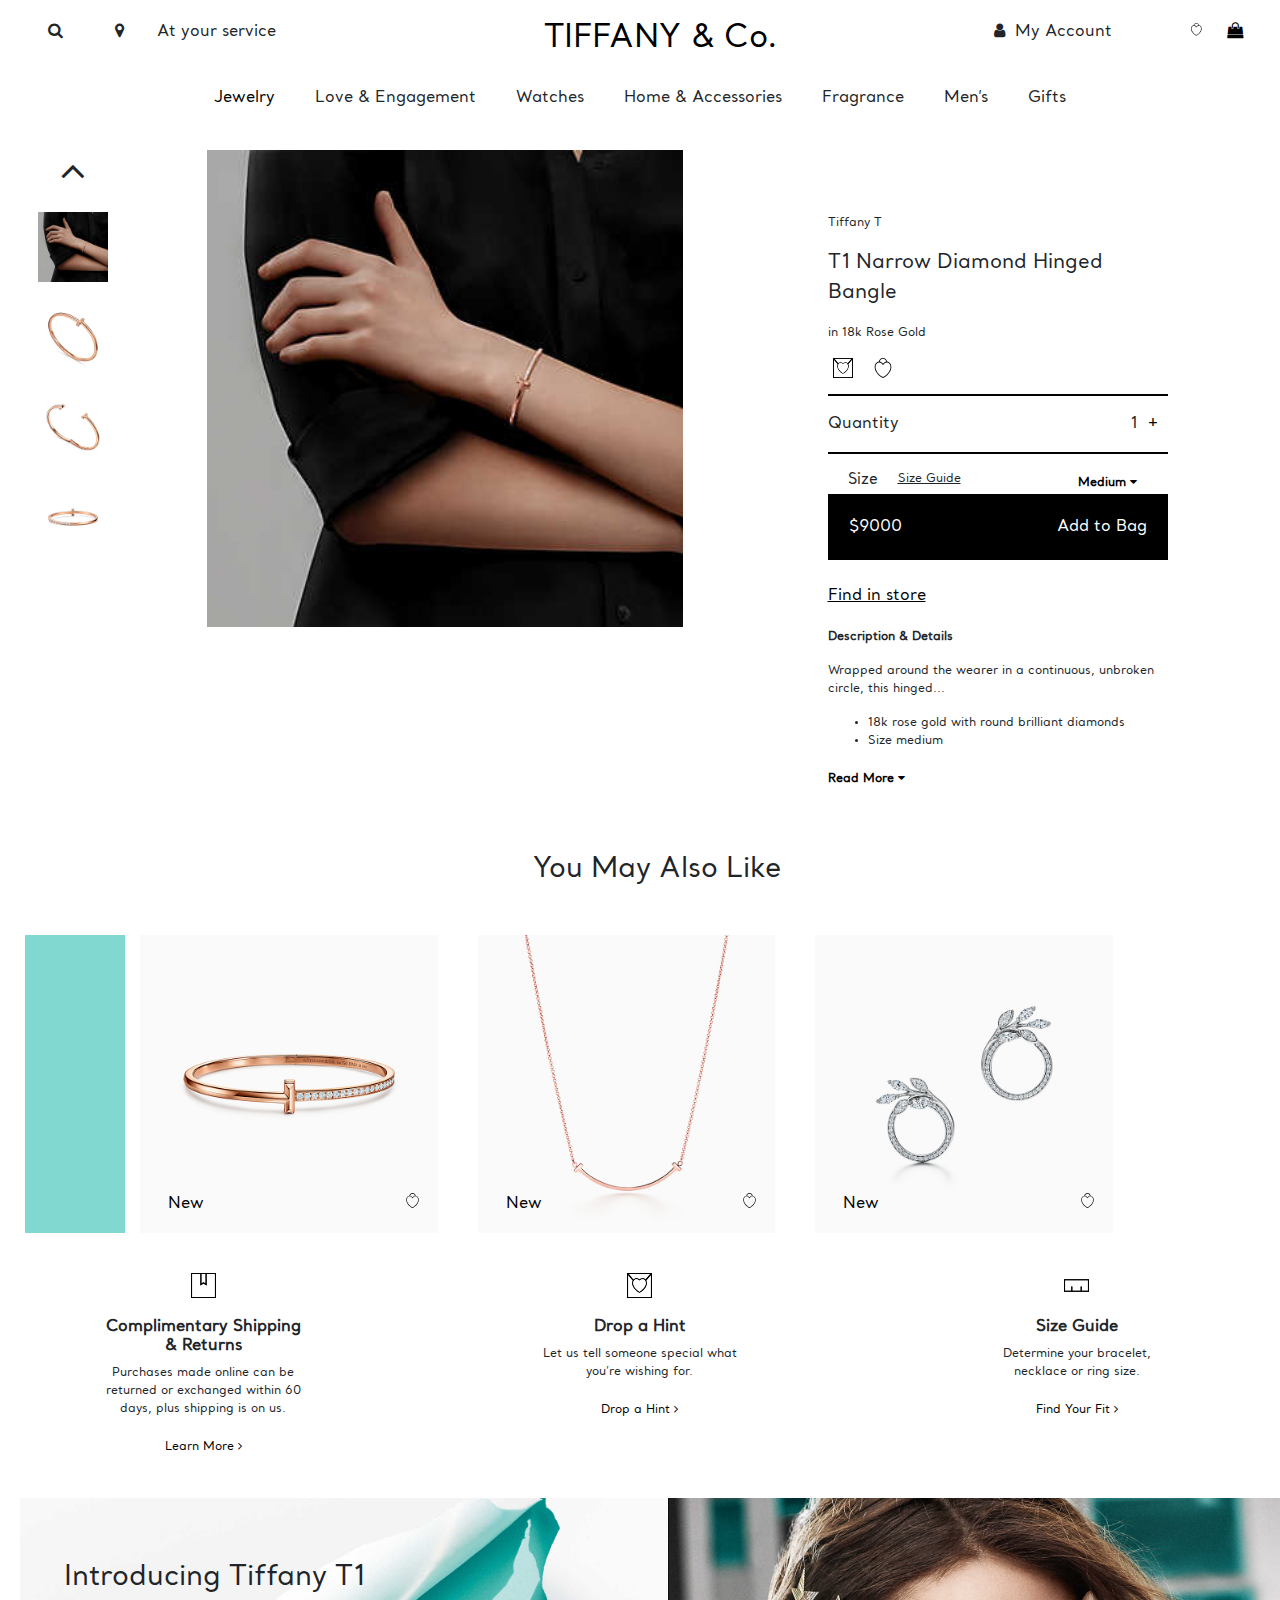
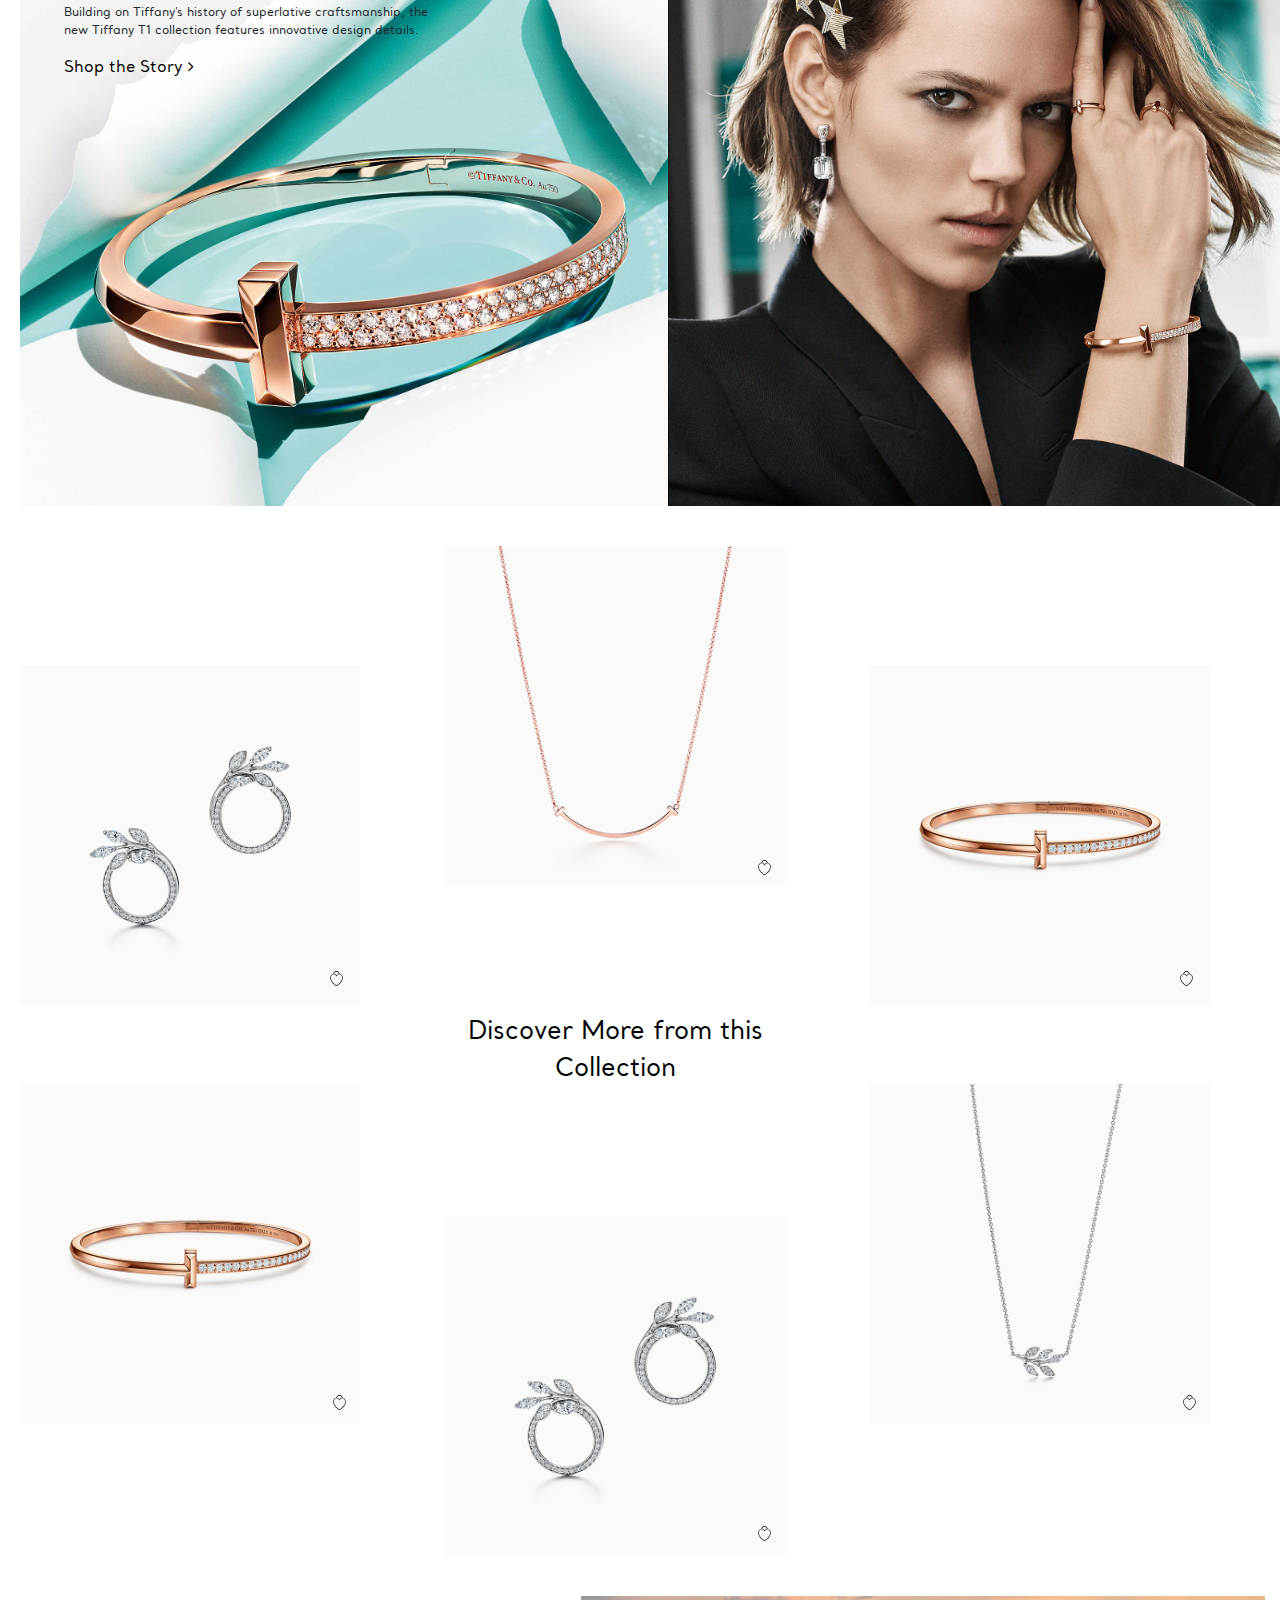
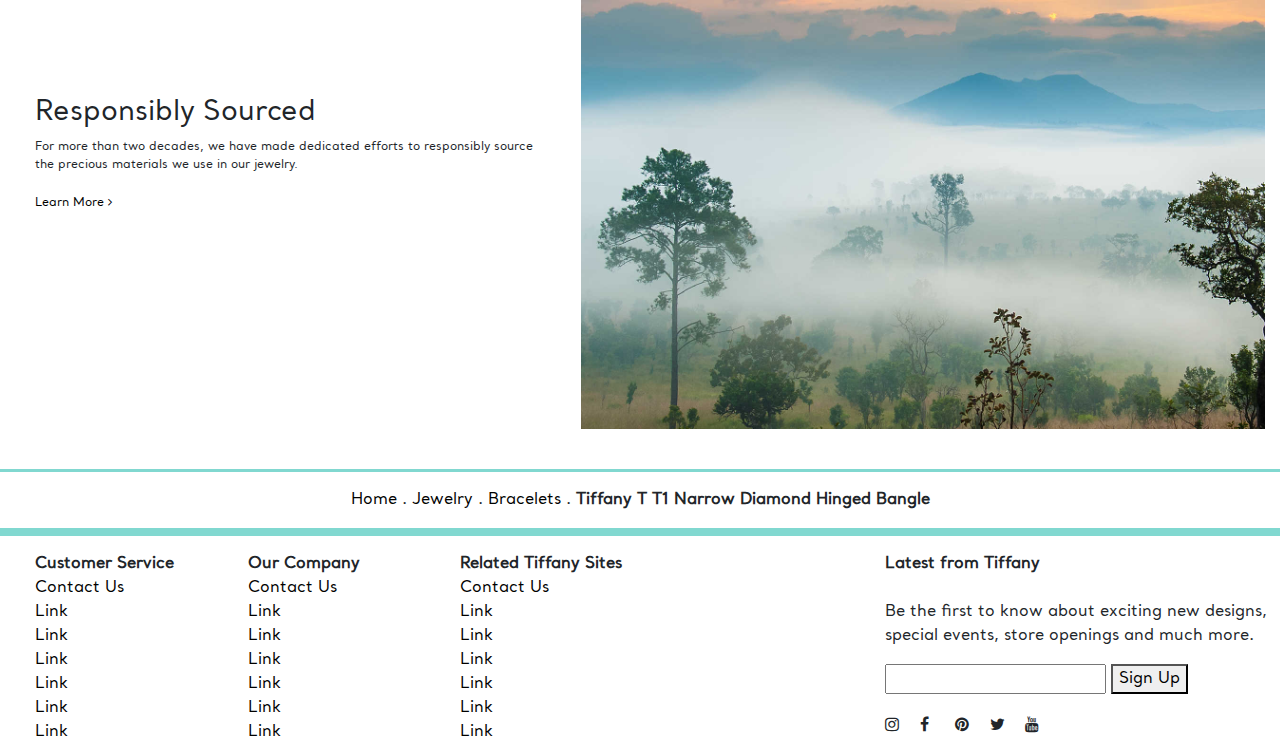
<file: product.html>
<!DOCTYPE html>

<head>
  <meta charset="UTF-8">
  <meta name="viewport" content="width=device-width, initial-scale=1.0">
  <title>TIFFANY</title>
  <link rel="stylesheet" href="source/css/bootstrap.min.css">
  <link rel="stylesheet" href="https://cdnjs.cloudflare.com/ajax/libs/font-awesome/4.7.0/css/font-awesome.min.css">
  <link rel="stylesheet" href="source/css/style.css">
  <style>
    body {
      font-family: 'Santral-Regular';
    }
  </style>
</head>

<body>
  <!-- <div class="row pt-10 pb-10 bg-primary-color pl-20 pr-20">
    <div class="col-md-7 text-regular" style="font-size: 15px;">
      Purchases made on this site will ship to U.S. addresses only. Do you want to shop the U.S. site?
    </div>
    <div class="col-md-5 text-regular text-right" style="font-size: 15px;">
      Shop the U.S. site Or Choose location <i class="fa fa-times"></i>
    </div>
  </div> -->
  <div class="row mt-20 pl-20 pr-20">
    <div style="width: 8%;">
      <center>
        <i class="fa fa-search"></i>
      </center>
    </div>
    <div style="width: 2%;">
      <center>
        <i class="fa fa-map-marker"></i>
      </center>
    </div>
    <div class="col-md-2">
      <i class="fa fa-concierge-bell"></i> &nbsp;At your service
    </div>
    <div class="col-md-6">
      <center>
        <a href="index.html" class="text-black">
          <h2>TIFFANY & Co.</h2>
        </a>
      </center>
    </div>
    <div class="col-md-2">
      <i class="fa fa-user"></i> &nbsp;My Account
    </div>
    <div style="width: 1%;">
      <center>
        <svg xmlns="http://www.w3.org/2000/svg" viewBox="0 0 24 24" width="15" height="15"
          preserveAspectRatio="xMidYMid slice" focusable="false"
          style="width: 100%; height: 100%; transform: translate3d(0px, 0px, 0px);">
          <defs>
            <clipPath id="__lottie_element_10">
              <rect width="24" height="24" x="0" y="0"></rect>
            </clipPath>
          </defs>
          <g clip-path="url(#__lottie_element_10)">
            <g style="display: block;" transform="matrix(1,0,0,1,1.75,-0.25)" opacity="1">
              <g opacity="1" transform="matrix(1,0,0,1,10.25,12.24899959564209)">
                <path fill="rgb(0,0,0)" fill-opacity="1"
                  d=" M-12,-11.99899959564209 C-12,-11.99899959564209 12,-11.99899959564209 12,-11.99899959564209 C12,-11.99899959564209 12,12.00100040435791 12,12.00100040435791 C12,12.00100040435791 -12,12.00100040435791 -12,12.00100040435791 C-12,12.00100040435791 -12,-11.99899959564209 -12,-11.99899959564209z M-12,12.00100040435791 C-12,12.00100040435791 12,12.00100040435791 12,12.00100040435791 C12,12.00100040435791 12,-11.99899959564209 12,-11.99899959564209 C12,-11.99899959564209 -12,-11.99899959564209 -12,-11.99899959564209 C-12,-11.99899959564209 -12,12.00100040435791 -12,12.00100040435791z M3.941999912261963,-7.677000045776367 C3.621000051498413,-9.562999725341797 1.9789999723434448,-10.99899959564209 0,-10.99899959564209 C-1.9769999980926514,-10.99899959564209 -3.61899995803833,-9.5649995803833 -3.941999912261963,-7.681000232696533 C-2.8299999237060547,-7.519999980926514 -1.690999984741211,-6.928999900817871 -0.6510000228881836,-5.796000003814697 C-0.6510000228881836,-5.796000003814697 -0.46399998664855957,-5.585000038146973 -0.46399998664855957,-5.585000038146973 C-0.25600001215934753,-5.333000183105469 -0.10199999809265137,-5.13700008392334 0,-4.997000217437744 C0.10199999809265137,-5.13700008392334 0.25600001215934753,-5.333000183105469 0.4650000035762787,-5.585000038146973 C0.4650000035762787,-5.585000038146973 0.6520000100135803,-5.795000076293945 0.6520000100135803,-5.795000076293945 C1.6929999589920044,-6.925000190734863 2.8310000896453857,-7.514999866485596 3.941999912261963,-7.677000045776367z M4.949999809265137,-7.709000110626221 C7.672999858856201,-7.482999801635742 10,-4.7729997634887695 10,-1.3329999446868896 C10,4.190000057220459 5,9.5 0,11.99899959564209 C-5.005000114440918,9.496999740600586 -10,4.190000057220459 -10,-1.3329999446868896 C-10,-4.771999835968018 -7.671999931335449,-7.485000133514404 -4.949999809265137,-7.710999965667725 C-4.604000091552734,-10.135000228881836 -2.5199999809265137,-11.99899959564209 0,-11.99899959564209 C2.5209999084472656,-11.99899959564209 4.605000019073486,-10.133999824523926 4.949999809265137,-7.709000110626221z M0,10.87399959564209 C5.085999965667725,8.163000106811523 9,3.171999931335449 9,-1.3329999446868896 C9,-6.410999774932861 3.947000026702881,-8.718000411987305 0.8080000281333923,-4.408999919891357 C0.8080000281333923,-4.408999919891357 -0.0010000000474974513,-3.296999931335449 -0.0010000000474974513,-3.296999931335449 C-0.0010000000474974513,-3.296999931335449 -0.8100000023841858,-4.409999847412109 -0.8100000023841858,-4.409999847412109 C-3.940999984741211,-8.723999977111816 -9,-6.4120001792907715 -9,-1.3329999446868896 C-9,3.1730000972747803 -5.089000225067139,8.16100025177002 0,10.87399959564209z">
                </path>
                <g opacity="1" transform="matrix(1,0,0,1,0,0)"></g>
              </g>
            </g>
            <g style="display: none;" transform="matrix(1,0,0,1,1.75,-0.25100040435791016)" opacity="1">
              <g opacity="1" transform="matrix(1,0,0,1,10.333000183105469,13.779000282287598)">
                <path fill="rgb(129,215,208)" fill-opacity="1"
                  d=" M-12.083000183105469,-13.529000282287598 C-12.083000183105469,-13.529000282287598 11.916999816894531,-13.529000282287598 11.916999816894531,-13.529000282287598 C11.916999816894531,-13.529000282287598 11.916999816894531,10.470999717712402 11.916999816894531,10.470999717712402 C11.916999816894531,10.470999717712402 -12.083000183105469,10.470999717712402 -12.083000183105469,10.470999717712402 C-12.083000183105469,10.470999717712402 -12.083000183105469,-13.529000282287598 -12.083000183105469,-13.529000282287598z M-12.083000183105469,10.470999717712402 C-12.083000183105469,10.470999717712402 11.916999816894531,10.470999717712402 11.916999816894531,10.470999717712402 C11.916999816894531,10.470999717712402 11.916999816894531,-13.529000282287598 11.916999816894531,-13.529000282287598 C11.916999816894531,-13.529000282287598 -12.083000183105469,-13.529000282287598 -12.083000183105469,-13.529000282287598 C-12.083000183105469,-13.529000282287598 -12.083000183105469,10.470999717712402 -12.083000183105469,10.470999717712402z M-8.196999549865723,-7.251999855041504 C-5.650000095367432,-9.425000190734863 -2.999000072479248,-8.736000061035156 -0.24699999392032623,-5.184999942779541 C1.8179999589920044,-8.354999542236328 4.123000144958496,-9.232000350952148 6.672999858856201,-7.818999767303467 C8.5600004196167,-5.630000114440918 9.10200023651123,-3.1040000915527344 8.29800033569336,-0.23800000548362732 C7.493000030517578,2.628000020980835 4.644999980926514,5.848999977111816 -0.24699999392032623,9.425000190734863 C-4.640999794006348,5.705999851226807 -7.291999816894531,2.868000030517578 -8.196999549865723,0.9100000262260437 C-9.10200023651123,-1.0490000247955322 -9.10200023651123,-3.7699999809265137 -8.196999549865723,-7.251999855041504z">
                </path>
                <g opacity="1" transform="matrix(1,0,0,1,0,0)"></g>
              </g>
              <g opacity="1" transform="matrix(1,0,0,1,10.25,12.25)">
                <path fill="rgb(0,0,0)" fill-opacity="1"
                  d=" M-12,-11.99899959564209 C-12,-11.99899959564209 12,-11.99899959564209 12,-11.99899959564209 C12,-11.99899959564209 12,12.00100040435791 12,12.00100040435791 C12,12.00100040435791 -12,12.00100040435791 -12,12.00100040435791 C-12,12.00100040435791 -12,-11.99899959564209 -12,-11.99899959564209z M-12,12.00100040435791 C-12,12.00100040435791 12,12.00100040435791 12,12.00100040435791 C12,12.00100040435791 12,-11.99899959564209 12,-11.99899959564209 C12,-11.99899959564209 -12,-11.99899959564209 -12,-11.99899959564209 C-12,-11.99899959564209 -12,12.00100040435791 -12,12.00100040435791z M8,-1.3329999446868896 C8,-5.514999866485596 4.136000156402588,-7.2789998054504395 1.6160000562667847,-3.819999933242798 C1.6160000562667847,-3.819999933242798 -0.003000000026077032,-1.597000002861023 -0.003000000026077032,-1.597000002861023 C-0.003000000026077032,-1.597000002861023 -1.61899995803833,-3.822999954223633 -1.61899995803833,-3.822999954223633 C-4.131999969482422,-7.283999919891357 -8,-5.515999794006348 -8,-1.3329999446868896 C-8,2.614000082015991 -4.561999797821045,7.126999855041504 0,9.730999946594238 C4.558000087738037,7.127999782562256 8,2.61299991607666 8,-1.3329999446868896z M2.9700000286102295,-7.425000190734863 C2.763000011444092,-8.880000114440918 1.5119999647140503,-10 0,-10 C-1.5110000371932983,-10 -2.760999917984009,-8.881999969482422 -2.9690001010894775,-7.428999900817871 C-2.431999921798706,-7.2270002365112305 -1.8980000019073486,-6.918000221252441 -1.378999948501587,-6.489999771118164 C-1.378999948501587,-6.489999771118164 -1.0230000019073486,-6.175000190734863 -1.0230000019073486,-6.175000190734863 C-0.5600000023841858,-5.691999912261963 -0.21899999678134918,-5.300000190734863 0,-4.998000144958496 C0.32899999618530273,-5.449999809265137 0.671999990940094,-5.840000152587891 1.0240000486373901,-6.172999858856201 C1.0240000486373901,-6.172999858856201 1.38100004196167,-6.48799991607666 1.38100004196167,-6.48799991607666 C1.8990000486373901,-6.915999889373779 2.433000087738037,-7.223999977111816 2.9700000286102295,-7.425000190734863z M4.949999809265137,-7.709000110626221 C7.672999858856201,-7.484000205993652 10,-4.77400016784668 10,-1.3329999446868896 C10,4.190000057220459 5,9.49899959564209 0,11.99899959564209 C-5.00600004196167,9.496999740600586 -10,4.190000057220459 -10,-1.3329999446868896 C-10,-4.7729997634887695 -7.671999931335449,-7.485000133514404 -4.949999809265137,-7.711999893188477 C-4.604000091552734,-10.13599967956543 -2.5199999809265137,-12 0,-12 C2.5199999809265137,-12 4.605000019073486,-10.133999824523926 4.949999809265137,-7.709000110626221z">
                </path>
                <g opacity="1" transform="matrix(1,0,0,1,0,0)"></g>
              </g>
            </g>
          </g>
        </svg>
      </center>
    </div>
    <div style="width: 5%;">
      <a href="cart.html" class="text-black">
        <center>
          <i class="fa fa-shopping-bag"></i>
        </center>
      </a>
    </div>
  </div>
  <div class="row pl-20 pr-20 mt-20 justify-content-md-center">
    <div class="mr-20 ml-20">
      <a href="category.html" style="color: black;">Jewelry</a>
    </div>
    <div class="mr-20 ml-20">
      Love & Engagement
    </div>
    <div class="mr-20 ml-20">
      Watches
    </div>
    <div class="mr-20 ml-20">
      Home & Accessories
    </div>
    <div class="mr-20 ml-20">
      Fragrance
    </div>
    <div class="mr-20 ml-20">
      Men’s
    </div>
    <div class="mr-20 ml-20">
      Gifts
    </div>
  </div>

  <div class="row ml-20 mt-40">
    <div class="col-md-1">
      <center>
        <div class="fa fa-angle-up" style="font-size: 40px;"></div>
        <br>
        <img class="mt-20" src="source/images/e1.jpg" alt="" srcset="" style="width: 70px;height: auto;">
        <br>
        <img class="mt-20" src="source/images/e2.jpg" alt="" srcset="" style="width: 70px;height: auto;">
        <br>
        <img class="mt-20" src="source/images/e3.jpg" alt="" srcset="" style="width: 70px;height: auto;">
        <br>
        <img class="mt-20" src="source/images/e4.jpg" alt="" srcset="" style="width: 70px;height: auto;">
      </center>
    </div>
    <div class="col-md-6">
      <center>
        <img src="source/images/e1.jpg" alt="" srcset="" class="col-md-10">
      </center>
    </div>
    <div class="col-md-5" style="padding: 5%;padding-right: 10%;">
      <p class="fs-12">Tiffany T</p>
      <p class="fs-20">T1 Narrow Diamond Hinged Bangle</p>
      <p class="fs-12">in 18k Rose Gold</p>
      <div class="row">
        <svg xmlns="http://www.w3.org/2000/svg" class="ml-20" style="width: 20px;height:auto;" viewBox="0 0 24 24"
          width="24" height="24" preserveAspectRatio="xMidYMid slice" focusable="false"
          style="width: 100%; height: 100%; transform: translate3d(0px, 0px, 0px);">
          <defs>
            <clipPath id="__lottie_element_40">
              <rect width="24" height="24" x="0" y="0"></rect>
            </clipPath>
          </defs>
          <g clip-path="url(#__lottie_element_40)">
            <g style="display: block;" transform="matrix(1,0,0,1,-0.25,-0.25)" opacity="1">
              <g opacity="1" transform="matrix(1,0,0,1,12.25,12.25)">
                <path fill="rgb(0,0,0)" fill-opacity="1"
                  d=" M-12,12 C-12,12 12,12 12,12 C12,12 12,0.9369999766349792 12,0.9369999766349792 C12,0.9369999766349792 12,-12 12,-12 C12,-12 -12,-12 -12,-12 C-12,-12 -12,0.9369999766349792 -12,0.9369999766349792 C-12,0.9369999766349792 -12,12 -12,12z M10.345000267028809,-11 C10.345000267028809,-11 0.013000000268220901,1.187000036239624 0.013000000268220901,1.187000036239624 C0.013000000268220901,1.187000036239624 -10.345000267028809,-11 -10.345000267028809,-11 C-10.345000267028809,-11 10.345000267028809,-11 10.345000267028809,-11z M11,11 C11,11 -11,11 -11,11 C-11,11 -11,0.5559999942779541 -11,0.5559999942779541 C-11,0.5559999942779541 -11,-10.22599983215332 -11,-10.22599983215332 C-11,-10.22599983215332 -0.026000000536441803,2.575000047683716 0.07400000095367432,2.6619999408721924 C0.07400000095367432,2.6619999408721924 11,-10.22599983215332 11,-10.22599983215332 C11,-10.22599983215332 11,0.5559999942779541 11,0.5559999942779541 C11,0.5559999942779541 11,11 11,11z">
                </path>
              </g>
            </g>
            <g style="display: block;" transform="matrix(1,0,0,1,-0.25,-0.25)" opacity="1">
              <g opacity="1" transform="matrix(1,0,0,1,12.25,12.25)">
                <path fill="rgb(0,0,0)" fill-opacity="1"
                  d=" M-12,12 C-12,12 12,12 12,12 C12,12 12,0.9369999766349792 12,0.9369999766349792 C12,0.9369999766349792 12,-12 12,-12 C12,-12 -12,-12 -12,-12 C-12,-12 -12,0.9369999766349792 -12,0.9369999766349792 C-12,0.9369999766349792 -12,12 -12,12z M10.345000267028809,-11 C10.345000267028809,-11 0.013000000268220901,1.187000036239624 0.013000000268220901,1.187000036239624 C0.013000000268220901,1.187000036239624 -10.345000267028809,-11 -10.345000267028809,-11 C-10.345000267028809,-11 10.345000267028809,-11 10.345000267028809,-11z M11,11 C11,11 -11,11 -11,11 C-11,11 -11,0.5559999942779541 -11,0.5559999942779541 C-11,0.5559999942779541 -11,-10.22599983215332 -11,-10.22599983215332 C-11,-10.22599983215332 -0.026000000536441803,2.575000047683716 0.07400000095367432,2.6619999408721924 C0.07400000095367432,2.6619999408721924 11,-10.22599983215332 11,-10.22599983215332 C11,-10.22599983215332 11,0.5559999942779541 11,0.5559999942779541 C11,0.5559999942779541 11,11 11,11z">
                </path>
              </g>
            </g>
            <g style="display: block;" transform="matrix(1,0,0,1,4.75100040435791,4.142000198364258)" opacity="1">
              <g opacity="1" transform="matrix(1,0,0,1,7.25,7.553999900817871)">
                <path fill="rgb(0,0,0)" fill-opacity="1"
                  d=" M5.822000026702881,-5.35099983215332 C4.453999996185303,-6.9079999923706055 2.11299991607666,-7.294000148773193 0,-5.531000137329102 C-2.010999917984009,-7.303999900817871 -4.400000095367432,-6.906000137329102 -5.802999973297119,-5.328000068664551 C-5.802999973297119,-5.328000068664551 -6.396999835968018,-4.480999946594238 -6.396999835968018,-4.480999946594238 C-6.7779998779296875,-3.7820000648498535 -7,-2.9489998817443848 -7,-2.0290000438690186 C-7,1.8370000123977661 -3.503999948501587,5.552000045776367 0,7.303999900817871 C3.5,5.553999900817871 7,1.8370000123977661 7,-2.0290000438690186 C7,-2.9560000896453857 6.783999919891357,-3.7950000762939453 6.409999847412109,-4.498000144958496 C6.409999847412109,-4.498000144958496 5.822000026702881,-5.35099983215332 5.822000026702881,-5.35099983215332z M0,6.175000190734863 C-3.4049999713897705,4.307000160217285 -6,0.9570000171661377 -6,-2.0290000438690186 C-6,-5.190000057220459 -2.9630000591278076,-6.810999870300293 -0.6620000004768372,-4.781000137329102 C-0.6620000004768372,-4.781000137329102 -0.017999999225139618,-4.2129998207092285 -0.017999999225139618,-4.2129998207092285 C-0.017999999225139618,-4.2129998207092285 0.640999972820282,-4.763000011444092 0.640999972820282,-4.763000011444092 C3.0880000591278076,-6.804999828338623 6,-5.2270002365112305 6,-2.0290000438690186 C6,0.9559999704360962 3.4030001163482666,4.309000015258789 0,6.175000190734863z">
                </path>
              </g>
              <g opacity="1" transform="matrix(1,0,0,1,7.25,7.236000061035156)">
                <path fill="rgb(255,255,255)" fill-opacity="1"
                  d=" M0.640999972820282,-4.445000171661377 C0.640999972820282,-4.445000171661377 -0.017999999225139618,-3.8949999809265137 -0.017999999225139618,-3.8949999809265137 C-0.017999999225139618,-3.8949999809265137 -0.6610000133514404,-4.4629998207092285 -0.6610000133514404,-4.4629998207092285 C-2.9630000591278076,-6.493000030517578 -6.000999927520752,-4.873000144958496 -6.000999927520752,-1.7120000123977661 C-6.000999927520752,1.2740000486373901 -3.4049999713897705,4.624000072479248 -0.0010000000474974513,6.493000030517578 C3.4019999504089355,4.625999927520752 6.000999927520752,1.2730000019073486 6.000999927520752,-1.7120000123977661 C6.000999927520752,-4.909999847412109 3.0889999866485596,-6.48799991607666 0.640999972820282,-4.445000171661377z">
                </path>
              </g>
            </g>
            <g style="display: none;" transform="matrix(1,0,0,1,-0.25,-0.25)" opacity="1">
              <g opacity="1" transform="matrix(1,0,0,1,12.25,12.25)">
                <path fill="rgb(0,0,0)" fill-opacity="1"
                  d=" M6.611999988555908,-4.372000217437744 C6.611999988555908,-4.372000217437744 10,-8.437999725341797 10,-8.437999725341797 C10,-8.437999725341797 10,10 10,10 C10,10 -10,10 -10,10 C-10,10 -10,-8.437999725341797 -10,-8.437999725341797 C-10,-8.437999725341797 -6.6020002365112305,-4.359000205993652 -6.6020002365112305,-4.359000205993652 C-6.6020002365112305,-4.359000205993652 0.0010000000474974513,3 0.0010000000474974513,3 C0.0010000000474974513,3 6.611999988555908,-4.372000217437744 6.611999988555908,-4.372000217437744z M-5.394000053405762,-6.034999847412109 C-5.394000053405762,-6.034999847412109 -8.697999954223633,-10 -8.697999954223633,-10 C-8.697999954223633,-10 8.697999954223633,-10 8.697999954223633,-10 C8.697999954223633,-10 5.414999961853027,-6.059000015258789 5.414999961853027,-6.059000015258789 C5.414999961853027,-6.059000015258789 0.0010000000474974513,0 0.0010000000474974513,0 C0.0010000000474974513,0 -5.394000053405762,-6.034999847412109 -5.394000053405762,-6.034999847412109z M-12,-12 M-12,12 C-12,12 12,12 12,12 C12,12 12,-12 12,-12 C12,-12 -12,-12 -12,-12 C-12,-12 -12,12 -12,12z">
                </path>
              </g>
            </g>
            <g style="display: none;" transform="matrix(1,0,0,1,4.750000476837158,4.304000377655029)" opacity="1">
              <g opacity="1" transform="matrix(1,0,0,1,7.250999927520752,7.4730000495910645)">
                <path fill="rgb(0,0,0)" fill-opacity="1"
                  d=" M5.414999961853027,-5.836999893188477 C4.019000053405762,-7.043000221252441 1.9149999618530273,-7.210999965667725 -0.0010000000474974513,-5.611999988555908 C-1.8279999494552612,-7.2230000495910645 -3.9670000076293945,-7.041999816894531 -5.394999980926514,-5.811999797821045 C-5.394999980926514,-5.811999797821045 -5.728000164031982,-5.521999835968018 -6.085000038146973,-5.0269999504089355 C-6.440999984741211,-4.5329999923706055 -6.6020002365112305,-4.13700008392334 -6.6020002365112305,-4.13700008392334 C-6.855999946594238,-3.5339999198913574 -7.000999927520752,-2.8499999046325684 -7.000999927520752,-2.109999895095825 C-7.000999927520752,1.75600004196167 -3.503999948501587,5.4710001945495605 -0.0010000000474974513,7.2230000495910645 C3.5,5.4730000495910645 7.000999927520752,1.75600004196167 7.000999927520752,-2.109999895095825 C7.000999927520752,-2.8559999465942383 6.860000133514404,-3.5439999103546143 6.611000061035156,-4.150000095367432 C6.611000061035156,-4.150000095367432 6.51800012588501,-4.451000213623047 6.124000072479248,-5.00600004196167 C5.730000019073486,-5.561999797821045 5.414999961853027,-5.836999893188477 5.414999961853027,-5.836999893188477z">
                </path>
              </g>
              <g opacity="1" transform="matrix(1,0,0,1,7.25,7.166999816894531)">
                <path fill="rgb(129,216,208)" fill-opacity="1"
                  d=" M5.000999927520752,-1.8040000200271606 C5.000999927520752,-4.188000202178955 3.0490000247955322,-5.244999885559082 1.281000018119812,-3.7699999809265137 C1.281000018119812,-3.7699999809265137 -0.035999998450279236,-2.6700000762939453 -0.035999998450279236,-2.6700000762939453 C-0.035999998450279236,-2.6700000762939453 -1.3220000267028809,-3.805000066757202 -1.3220000267028809,-3.805000066757202 C-2.947000026702881,-5.23799991607666 -5.000999927520752,-4.14300012588501 -5.000999927520752,-1.8040000200271606 C-5.000999927520752,0.6299999952316284 -2.872999906539917,3.496999979019165 0.0010000000474974513,5.244999885559082 C2.871999979019165,3.497999906539917 5.000999927520752,0.6290000081062317 5.000999927520752,-1.8040000200271606z">
                </path>
              </g>
            </g>
          </g>
        </svg>
        <svg xmlns="http://www.w3.org/2000/svg" class="ml-20" style="width: 20px;height: auto;" viewBox="0 0 24 24"
          width="15" height="15" preserveAspectRatio="xMidYMid slice" focusable="false"
          style="width: 100%; height: 100%; transform: translate3d(0px, 0px, 0px);">
          <defs>
            <clipPath id="__lottie_element_10">
              <rect width="15" height="15" x="0" y="0"></rect>
            </clipPath>
          </defs>
          <g clip-path="url(#__lottie_element_10)">
            <g style="display: block;" transform="matrix(1,0,0,1,1.75,-0.25)" opacity="1">
              <g opacity="1" transform="matrix(1,0,0,1,10.25,12.24899959564209)">
                <path fill="rgb(0,0,0)" fill-opacity="1"
                  d=" M-12,-11.99899959564209 C-12,-11.99899959564209 12,-11.99899959564209 12,-11.99899959564209 C12,-11.99899959564209 12,12.00100040435791 12,12.00100040435791 C12,12.00100040435791 -12,12.00100040435791 -12,12.00100040435791 C-12,12.00100040435791 -12,-11.99899959564209 -12,-11.99899959564209z M-12,12.00100040435791 C-12,12.00100040435791 12,12.00100040435791 12,12.00100040435791 C12,12.00100040435791 12,-11.99899959564209 12,-11.99899959564209 C12,-11.99899959564209 -12,-11.99899959564209 -12,-11.99899959564209 C-12,-11.99899959564209 -12,12.00100040435791 -12,12.00100040435791z M3.941999912261963,-7.677000045776367 C3.621000051498413,-9.562999725341797 1.9789999723434448,-10.99899959564209 0,-10.99899959564209 C-1.9769999980926514,-10.99899959564209 -3.61899995803833,-9.5649995803833 -3.941999912261963,-7.681000232696533 C-2.8299999237060547,-7.519999980926514 -1.690999984741211,-6.928999900817871 -0.6510000228881836,-5.796000003814697 C-0.6510000228881836,-5.796000003814697 -0.46399998664855957,-5.585000038146973 -0.46399998664855957,-5.585000038146973 C-0.25600001215934753,-5.333000183105469 -0.10199999809265137,-5.13700008392334 0,-4.997000217437744 C0.10199999809265137,-5.13700008392334 0.25600001215934753,-5.333000183105469 0.4650000035762787,-5.585000038146973 C0.4650000035762787,-5.585000038146973 0.6520000100135803,-5.795000076293945 0.6520000100135803,-5.795000076293945 C1.6929999589920044,-6.925000190734863 2.8310000896453857,-7.514999866485596 3.941999912261963,-7.677000045776367z M4.949999809265137,-7.709000110626221 C7.672999858856201,-7.482999801635742 10,-4.7729997634887695 10,-1.3329999446868896 C10,4.190000057220459 5,9.5 0,11.99899959564209 C-5.005000114440918,9.496999740600586 -10,4.190000057220459 -10,-1.3329999446868896 C-10,-4.771999835968018 -7.671999931335449,-7.485000133514404 -4.949999809265137,-7.710999965667725 C-4.604000091552734,-10.135000228881836 -2.5199999809265137,-11.99899959564209 0,-11.99899959564209 C2.5209999084472656,-11.99899959564209 4.605000019073486,-10.133999824523926 4.949999809265137,-7.709000110626221z M0,10.87399959564209 C5.085999965667725,8.163000106811523 9,3.171999931335449 9,-1.3329999446868896 C9,-6.410999774932861 3.947000026702881,-8.718000411987305 0.8080000281333923,-4.408999919891357 C0.8080000281333923,-4.408999919891357 -0.0010000000474974513,-3.296999931335449 -0.0010000000474974513,-3.296999931335449 C-0.0010000000474974513,-3.296999931335449 -0.8100000023841858,-4.409999847412109 -0.8100000023841858,-4.409999847412109 C-3.940999984741211,-8.723999977111816 -9,-6.4120001792907715 -9,-1.3329999446868896 C-9,3.1730000972747803 -5.089000225067139,8.16100025177002 0,10.87399959564209z">
                </path>
                <g opacity="1" transform="matrix(1,0,0,1,0,0)"></g>
              </g>
            </g>
            <g style="display: none;" transform="matrix(1,0,0,1,1.75,-0.25100040435791016)" opacity="1">
              <g opacity="1" transform="matrix(1,0,0,1,10.333000183105469,13.779000282287598)">
                <path fill="rgb(129,215,208)" fill-opacity="1"
                  d=" M-12.083000183105469,-13.529000282287598 C-12.083000183105469,-13.529000282287598 11.916999816894531,-13.529000282287598 11.916999816894531,-13.529000282287598 C11.916999816894531,-13.529000282287598 11.916999816894531,10.470999717712402 11.916999816894531,10.470999717712402 C11.916999816894531,10.470999717712402 -12.083000183105469,10.470999717712402 -12.083000183105469,10.470999717712402 C-12.083000183105469,10.470999717712402 -12.083000183105469,-13.529000282287598 -12.083000183105469,-13.529000282287598z M-12.083000183105469,10.470999717712402 C-12.083000183105469,10.470999717712402 11.916999816894531,10.470999717712402 11.916999816894531,10.470999717712402 C11.916999816894531,10.470999717712402 11.916999816894531,-13.529000282287598 11.916999816894531,-13.529000282287598 C11.916999816894531,-13.529000282287598 -12.083000183105469,-13.529000282287598 -12.083000183105469,-13.529000282287598 C-12.083000183105469,-13.529000282287598 -12.083000183105469,10.470999717712402 -12.083000183105469,10.470999717712402z M-8.196999549865723,-7.251999855041504 C-5.650000095367432,-9.425000190734863 -2.999000072479248,-8.736000061035156 -0.24699999392032623,-5.184999942779541 C1.8179999589920044,-8.354999542236328 4.123000144958496,-9.232000350952148 6.672999858856201,-7.818999767303467 C8.5600004196167,-5.630000114440918 9.10200023651123,-3.1040000915527344 8.29800033569336,-0.23800000548362732 C7.493000030517578,2.628000020980835 4.644999980926514,5.848999977111816 -0.24699999392032623,9.425000190734863 C-4.640999794006348,5.705999851226807 -7.291999816894531,2.868000030517578 -8.196999549865723,0.9100000262260437 C-9.10200023651123,-1.0490000247955322 -9.10200023651123,-3.7699999809265137 -8.196999549865723,-7.251999855041504z">
                </path>
                <g opacity="1" transform="matrix(1,0,0,1,0,0)"></g>
              </g>
              <g opacity="1" transform="matrix(1,0,0,1,10.25,12.25)">
                <path fill="rgb(0,0,0)" fill-opacity="1"
                  d=" M-12,-11.99899959564209 C-12,-11.99899959564209 12,-11.99899959564209 12,-11.99899959564209 C12,-11.99899959564209 12,12.00100040435791 12,12.00100040435791 C12,12.00100040435791 -12,12.00100040435791 -12,12.00100040435791 C-12,12.00100040435791 -12,-11.99899959564209 -12,-11.99899959564209z M-12,12.00100040435791 C-12,12.00100040435791 12,12.00100040435791 12,12.00100040435791 C12,12.00100040435791 12,-11.99899959564209 12,-11.99899959564209 C12,-11.99899959564209 -12,-11.99899959564209 -12,-11.99899959564209 C-12,-11.99899959564209 -12,12.00100040435791 -12,12.00100040435791z M8,-1.3329999446868896 C8,-5.514999866485596 4.136000156402588,-7.2789998054504395 1.6160000562667847,-3.819999933242798 C1.6160000562667847,-3.819999933242798 -0.003000000026077032,-1.597000002861023 -0.003000000026077032,-1.597000002861023 C-0.003000000026077032,-1.597000002861023 -1.61899995803833,-3.822999954223633 -1.61899995803833,-3.822999954223633 C-4.131999969482422,-7.283999919891357 -8,-5.515999794006348 -8,-1.3329999446868896 C-8,2.614000082015991 -4.561999797821045,7.126999855041504 0,9.730999946594238 C4.558000087738037,7.127999782562256 8,2.61299991607666 8,-1.3329999446868896z M2.9700000286102295,-7.425000190734863 C2.763000011444092,-8.880000114440918 1.5119999647140503,-10 0,-10 C-1.5110000371932983,-10 -2.760999917984009,-8.881999969482422 -2.9690001010894775,-7.428999900817871 C-2.431999921798706,-7.2270002365112305 -1.8980000019073486,-6.918000221252441 -1.378999948501587,-6.489999771118164 C-1.378999948501587,-6.489999771118164 -1.0230000019073486,-6.175000190734863 -1.0230000019073486,-6.175000190734863 C-0.5600000023841858,-5.691999912261963 -0.21899999678134918,-5.300000190734863 0,-4.998000144958496 C0.32899999618530273,-5.449999809265137 0.671999990940094,-5.840000152587891 1.0240000486373901,-6.172999858856201 C1.0240000486373901,-6.172999858856201 1.38100004196167,-6.48799991607666 1.38100004196167,-6.48799991607666 C1.8990000486373901,-6.915999889373779 2.433000087738037,-7.223999977111816 2.9700000286102295,-7.425000190734863z M4.949999809265137,-7.709000110626221 C7.672999858856201,-7.484000205993652 10,-4.77400016784668 10,-1.3329999446868896 C10,4.190000057220459 5,9.49899959564209 0,11.99899959564209 C-5.00600004196167,9.496999740600586 -10,4.190000057220459 -10,-1.3329999446868896 C-10,-4.7729997634887695 -7.671999931335449,-7.485000133514404 -4.949999809265137,-7.711999893188477 C-4.604000091552734,-10.13599967956543 -2.5199999809265137,-12 0,-12 C2.5199999809265137,-12 4.605000019073486,-10.133999824523926 4.949999809265137,-7.709000110626221z">
                </path>
                <g opacity="1" transform="matrix(1,0,0,1,0,0)"></g>
              </g>
            </g>
          </g>
        </svg>
      </div>
      <hr style="border-width: 2px;border-color: black;">
      <div class="row">
        <div class="col-md-6">
          Quantity
        </div>
        <div class="col-md-6">
          <div class="row justify-content-md-end mr-10">
            1<a href="#" class="ml-10 text-black">+</a>
          </div>
        </div>
      </div>
      <hr style="border-width: 2px;border-color: black;">
      <div class="row ml-20">
        <div class="col-md-7 row">
          <div class="fs-15">Size</div>
          <div class="fs-12 ml-20"><u>Size Guide</u></div>
        </div>
        <div class="col-md-5 text-right">
          <a href="#" class="fs-12 text-black"><b>Medium <i class="fa fa-caret-down"></i></b></a>
        </div>
      </div>
      <div
        style="width: 100%;height: auto;background-color: black;border-color: black;border-style: solid;border-width: 1px;padding: 20px;color: white;">
        <div class="row">
          <div class="col-md-6 text-left">
            $9000
          </div>
          <div class="col-md-6 text-right">
            Add to Bag
          </div>
        </div>
      </div>
      <br>
      <a href="#" class="text-black"><u>Find in store</u></a>
      <div class="row fs-12 mt-20">
        <div class="col-md-12">
          <p><b>Description & Details</b></p>
          <p>Wrapped around the wearer in a continuous, unbroken circle, this hinged...</p>
          <ul>
            <li>18k rose gold with round brilliant diamonds</ol>
            <li> Size medium</ol>
          </ul>
        </div>
      </div>
      <a href="#" class="fs-12 text-black"><b>Read More <i class="fa fa-caret-down"></i></b></a>
    </div>
  </div>
  <div class="row ml-20">
    <div class="col-md-12">
      <center>
        <h3>You May Also Like</h3>
      </center>
    </div>
  </div>
  <div class="row mt-40">
    <div class="bg-primary-color ml-40" style="height: auto;width: 100px;margin-right: 0px;"></div>
    <div class="col-md-3" style="margin-right: 10px;">
      <a href="product.html">
        <img src="source/images/b1.jpg" alt="" srcset="" style="height: auto;width: 100%;">
        <button style="position: absolute;bottom:10px;left: 10px;color: black;" class="btn btn-link ml-20">
          New
        </button>
        <button style="position: absolute;bottom:10px;right: 20px;" class="btn btn-link ml-20">
          <svg xmlns="http://www.w3.org/2000/svg" viewBox="0 0 24 24" width="15" height="15"
            preserveAspectRatio="xMidYMid slice" focusable="false"
            style="width: 100%; height: 100%; transform: translate3d(0px, 0px, 0px);">
            <defs>
              <clipPath id="__lottie_element_10">
                <rect width="24" height="24" x="0" y="0"></rect>
              </clipPath>
            </defs>
            <g clip-path="url(#__lottie_element_10)">
              <g style="display: block;" transform="matrix(1,0,0,1,1.75,-0.25)" opacity="1">
                <g opacity="1" transform="matrix(1,0,0,1,10.25,12.24899959564209)">
                  <path fill="rgb(0,0,0)" fill-opacity="1"
                    d=" M-12,-11.99899959564209 C-12,-11.99899959564209 12,-11.99899959564209 12,-11.99899959564209 C12,-11.99899959564209 12,12.00100040435791 12,12.00100040435791 C12,12.00100040435791 -12,12.00100040435791 -12,12.00100040435791 C-12,12.00100040435791 -12,-11.99899959564209 -12,-11.99899959564209z M-12,12.00100040435791 C-12,12.00100040435791 12,12.00100040435791 12,12.00100040435791 C12,12.00100040435791 12,-11.99899959564209 12,-11.99899959564209 C12,-11.99899959564209 -12,-11.99899959564209 -12,-11.99899959564209 C-12,-11.99899959564209 -12,12.00100040435791 -12,12.00100040435791z M3.941999912261963,-7.677000045776367 C3.621000051498413,-9.562999725341797 1.9789999723434448,-10.99899959564209 0,-10.99899959564209 C-1.9769999980926514,-10.99899959564209 -3.61899995803833,-9.5649995803833 -3.941999912261963,-7.681000232696533 C-2.8299999237060547,-7.519999980926514 -1.690999984741211,-6.928999900817871 -0.6510000228881836,-5.796000003814697 C-0.6510000228881836,-5.796000003814697 -0.46399998664855957,-5.585000038146973 -0.46399998664855957,-5.585000038146973 C-0.25600001215934753,-5.333000183105469 -0.10199999809265137,-5.13700008392334 0,-4.997000217437744 C0.10199999809265137,-5.13700008392334 0.25600001215934753,-5.333000183105469 0.4650000035762787,-5.585000038146973 C0.4650000035762787,-5.585000038146973 0.6520000100135803,-5.795000076293945 0.6520000100135803,-5.795000076293945 C1.6929999589920044,-6.925000190734863 2.8310000896453857,-7.514999866485596 3.941999912261963,-7.677000045776367z M4.949999809265137,-7.709000110626221 C7.672999858856201,-7.482999801635742 10,-4.7729997634887695 10,-1.3329999446868896 C10,4.190000057220459 5,9.5 0,11.99899959564209 C-5.005000114440918,9.496999740600586 -10,4.190000057220459 -10,-1.3329999446868896 C-10,-4.771999835968018 -7.671999931335449,-7.485000133514404 -4.949999809265137,-7.710999965667725 C-4.604000091552734,-10.135000228881836 -2.5199999809265137,-11.99899959564209 0,-11.99899959564209 C2.5209999084472656,-11.99899959564209 4.605000019073486,-10.133999824523926 4.949999809265137,-7.709000110626221z M0,10.87399959564209 C5.085999965667725,8.163000106811523 9,3.171999931335449 9,-1.3329999446868896 C9,-6.410999774932861 3.947000026702881,-8.718000411987305 0.8080000281333923,-4.408999919891357 C0.8080000281333923,-4.408999919891357 -0.0010000000474974513,-3.296999931335449 -0.0010000000474974513,-3.296999931335449 C-0.0010000000474974513,-3.296999931335449 -0.8100000023841858,-4.409999847412109 -0.8100000023841858,-4.409999847412109 C-3.940999984741211,-8.723999977111816 -9,-6.4120001792907715 -9,-1.3329999446868896 C-9,3.1730000972747803 -5.089000225067139,8.16100025177002 0,10.87399959564209z">
                  </path>
                  <g opacity="1" transform="matrix(1,0,0,1,0,0)"></g>
                </g>
              </g>
              <g style="display: none;" transform="matrix(1,0,0,1,1.75,-0.25100040435791016)" opacity="1">
                <g opacity="1" transform="matrix(1,0,0,1,10.333000183105469,13.779000282287598)">
                  <path fill="rgb(129,215,208)" fill-opacity="1"
                    d=" M-12.083000183105469,-13.529000282287598 C-12.083000183105469,-13.529000282287598 11.916999816894531,-13.529000282287598 11.916999816894531,-13.529000282287598 C11.916999816894531,-13.529000282287598 11.916999816894531,10.470999717712402 11.916999816894531,10.470999717712402 C11.916999816894531,10.470999717712402 -12.083000183105469,10.470999717712402 -12.083000183105469,10.470999717712402 C-12.083000183105469,10.470999717712402 -12.083000183105469,-13.529000282287598 -12.083000183105469,-13.529000282287598z M-12.083000183105469,10.470999717712402 C-12.083000183105469,10.470999717712402 11.916999816894531,10.470999717712402 11.916999816894531,10.470999717712402 C11.916999816894531,10.470999717712402 11.916999816894531,-13.529000282287598 11.916999816894531,-13.529000282287598 C11.916999816894531,-13.529000282287598 -12.083000183105469,-13.529000282287598 -12.083000183105469,-13.529000282287598 C-12.083000183105469,-13.529000282287598 -12.083000183105469,10.470999717712402 -12.083000183105469,10.470999717712402z M-8.196999549865723,-7.251999855041504 C-5.650000095367432,-9.425000190734863 -2.999000072479248,-8.736000061035156 -0.24699999392032623,-5.184999942779541 C1.8179999589920044,-8.354999542236328 4.123000144958496,-9.232000350952148 6.672999858856201,-7.818999767303467 C8.5600004196167,-5.630000114440918 9.10200023651123,-3.1040000915527344 8.29800033569336,-0.23800000548362732 C7.493000030517578,2.628000020980835 4.644999980926514,5.848999977111816 -0.24699999392032623,9.425000190734863 C-4.640999794006348,5.705999851226807 -7.291999816894531,2.868000030517578 -8.196999549865723,0.9100000262260437 C-9.10200023651123,-1.0490000247955322 -9.10200023651123,-3.7699999809265137 -8.196999549865723,-7.251999855041504z">
                  </path>
                  <g opacity="1" transform="matrix(1,0,0,1,0,0)"></g>
                </g>
                <g opacity="1" transform="matrix(1,0,0,1,10.25,12.25)">
                  <path fill="rgb(0,0,0)" fill-opacity="1"
                    d=" M-12,-11.99899959564209 C-12,-11.99899959564209 12,-11.99899959564209 12,-11.99899959564209 C12,-11.99899959564209 12,12.00100040435791 12,12.00100040435791 C12,12.00100040435791 -12,12.00100040435791 -12,12.00100040435791 C-12,12.00100040435791 -12,-11.99899959564209 -12,-11.99899959564209z M-12,12.00100040435791 C-12,12.00100040435791 12,12.00100040435791 12,12.00100040435791 C12,12.00100040435791 12,-11.99899959564209 12,-11.99899959564209 C12,-11.99899959564209 -12,-11.99899959564209 -12,-11.99899959564209 C-12,-11.99899959564209 -12,12.00100040435791 -12,12.00100040435791z M8,-1.3329999446868896 C8,-5.514999866485596 4.136000156402588,-7.2789998054504395 1.6160000562667847,-3.819999933242798 C1.6160000562667847,-3.819999933242798 -0.003000000026077032,-1.597000002861023 -0.003000000026077032,-1.597000002861023 C-0.003000000026077032,-1.597000002861023 -1.61899995803833,-3.822999954223633 -1.61899995803833,-3.822999954223633 C-4.131999969482422,-7.283999919891357 -8,-5.515999794006348 -8,-1.3329999446868896 C-8,2.614000082015991 -4.561999797821045,7.126999855041504 0,9.730999946594238 C4.558000087738037,7.127999782562256 8,2.61299991607666 8,-1.3329999446868896z M2.9700000286102295,-7.425000190734863 C2.763000011444092,-8.880000114440918 1.5119999647140503,-10 0,-10 C-1.5110000371932983,-10 -2.760999917984009,-8.881999969482422 -2.9690001010894775,-7.428999900817871 C-2.431999921798706,-7.2270002365112305 -1.8980000019073486,-6.918000221252441 -1.378999948501587,-6.489999771118164 C-1.378999948501587,-6.489999771118164 -1.0230000019073486,-6.175000190734863 -1.0230000019073486,-6.175000190734863 C-0.5600000023841858,-5.691999912261963 -0.21899999678134918,-5.300000190734863 0,-4.998000144958496 C0.32899999618530273,-5.449999809265137 0.671999990940094,-5.840000152587891 1.0240000486373901,-6.172999858856201 C1.0240000486373901,-6.172999858856201 1.38100004196167,-6.48799991607666 1.38100004196167,-6.48799991607666 C1.8990000486373901,-6.915999889373779 2.433000087738037,-7.223999977111816 2.9700000286102295,-7.425000190734863z M4.949999809265137,-7.709000110626221 C7.672999858856201,-7.484000205993652 10,-4.77400016784668 10,-1.3329999446868896 C10,4.190000057220459 5,9.49899959564209 0,11.99899959564209 C-5.00600004196167,9.496999740600586 -10,4.190000057220459 -10,-1.3329999446868896 C-10,-4.7729997634887695 -7.671999931335449,-7.485000133514404 -4.949999809265137,-7.711999893188477 C-4.604000091552734,-10.13599967956543 -2.5199999809265137,-12 0,-12 C2.5199999809265137,-12 4.605000019073486,-10.133999824523926 4.949999809265137,-7.709000110626221z">
                  </path>
                  <g opacity="1" transform="matrix(1,0,0,1,0,0)"></g>
                </g>
              </g>
            </g>
          </svg>
        </button>
      </a>
    </div>
    <div class="col-md-3" style="margin-right: 10px;">
      <a href="product.html">
        <img src="source/images/b2.jpg" alt="" srcset="" style="height: auto;width: 100%;">
        <button style="position: absolute;bottom:10px;left: 10px;color: black;" class="btn btn-link ml-20">
          New
        </button>
        <button style="position: absolute;bottom:10px;right: 20px;" class="btn btn-link ml-20">
          <svg xmlns="http://www.w3.org/2000/svg" viewBox="0 0 24 24" width="15" height="15"
            preserveAspectRatio="xMidYMid slice" focusable="false"
            style="width: 100%; height: 100%; transform: translate3d(0px, 0px, 0px);">
            <defs>
              <clipPath id="__lottie_element_10">
                <rect width="24" height="24" x="0" y="0"></rect>
              </clipPath>
            </defs>
            <g clip-path="url(#__lottie_element_10)">
              <g style="display: block;" transform="matrix(1,0,0,1,1.75,-0.25)" opacity="1">
                <g opacity="1" transform="matrix(1,0,0,1,10.25,12.24899959564209)">
                  <path fill="rgb(0,0,0)" fill-opacity="1"
                    d=" M-12,-11.99899959564209 C-12,-11.99899959564209 12,-11.99899959564209 12,-11.99899959564209 C12,-11.99899959564209 12,12.00100040435791 12,12.00100040435791 C12,12.00100040435791 -12,12.00100040435791 -12,12.00100040435791 C-12,12.00100040435791 -12,-11.99899959564209 -12,-11.99899959564209z M-12,12.00100040435791 C-12,12.00100040435791 12,12.00100040435791 12,12.00100040435791 C12,12.00100040435791 12,-11.99899959564209 12,-11.99899959564209 C12,-11.99899959564209 -12,-11.99899959564209 -12,-11.99899959564209 C-12,-11.99899959564209 -12,12.00100040435791 -12,12.00100040435791z M3.941999912261963,-7.677000045776367 C3.621000051498413,-9.562999725341797 1.9789999723434448,-10.99899959564209 0,-10.99899959564209 C-1.9769999980926514,-10.99899959564209 -3.61899995803833,-9.5649995803833 -3.941999912261963,-7.681000232696533 C-2.8299999237060547,-7.519999980926514 -1.690999984741211,-6.928999900817871 -0.6510000228881836,-5.796000003814697 C-0.6510000228881836,-5.796000003814697 -0.46399998664855957,-5.585000038146973 -0.46399998664855957,-5.585000038146973 C-0.25600001215934753,-5.333000183105469 -0.10199999809265137,-5.13700008392334 0,-4.997000217437744 C0.10199999809265137,-5.13700008392334 0.25600001215934753,-5.333000183105469 0.4650000035762787,-5.585000038146973 C0.4650000035762787,-5.585000038146973 0.6520000100135803,-5.795000076293945 0.6520000100135803,-5.795000076293945 C1.6929999589920044,-6.925000190734863 2.8310000896453857,-7.514999866485596 3.941999912261963,-7.677000045776367z M4.949999809265137,-7.709000110626221 C7.672999858856201,-7.482999801635742 10,-4.7729997634887695 10,-1.3329999446868896 C10,4.190000057220459 5,9.5 0,11.99899959564209 C-5.005000114440918,9.496999740600586 -10,4.190000057220459 -10,-1.3329999446868896 C-10,-4.771999835968018 -7.671999931335449,-7.485000133514404 -4.949999809265137,-7.710999965667725 C-4.604000091552734,-10.135000228881836 -2.5199999809265137,-11.99899959564209 0,-11.99899959564209 C2.5209999084472656,-11.99899959564209 4.605000019073486,-10.133999824523926 4.949999809265137,-7.709000110626221z M0,10.87399959564209 C5.085999965667725,8.163000106811523 9,3.171999931335449 9,-1.3329999446868896 C9,-6.410999774932861 3.947000026702881,-8.718000411987305 0.8080000281333923,-4.408999919891357 C0.8080000281333923,-4.408999919891357 -0.0010000000474974513,-3.296999931335449 -0.0010000000474974513,-3.296999931335449 C-0.0010000000474974513,-3.296999931335449 -0.8100000023841858,-4.409999847412109 -0.8100000023841858,-4.409999847412109 C-3.940999984741211,-8.723999977111816 -9,-6.4120001792907715 -9,-1.3329999446868896 C-9,3.1730000972747803 -5.089000225067139,8.16100025177002 0,10.87399959564209z">
                  </path>
                  <g opacity="1" transform="matrix(1,0,0,1,0,0)"></g>
                </g>
              </g>
              <g style="display: none;" transform="matrix(1,0,0,1,1.75,-0.25100040435791016)" opacity="1">
                <g opacity="1" transform="matrix(1,0,0,1,10.333000183105469,13.779000282287598)">
                  <path fill="rgb(129,215,208)" fill-opacity="1"
                    d=" M-12.083000183105469,-13.529000282287598 C-12.083000183105469,-13.529000282287598 11.916999816894531,-13.529000282287598 11.916999816894531,-13.529000282287598 C11.916999816894531,-13.529000282287598 11.916999816894531,10.470999717712402 11.916999816894531,10.470999717712402 C11.916999816894531,10.470999717712402 -12.083000183105469,10.470999717712402 -12.083000183105469,10.470999717712402 C-12.083000183105469,10.470999717712402 -12.083000183105469,-13.529000282287598 -12.083000183105469,-13.529000282287598z M-12.083000183105469,10.470999717712402 C-12.083000183105469,10.470999717712402 11.916999816894531,10.470999717712402 11.916999816894531,10.470999717712402 C11.916999816894531,10.470999717712402 11.916999816894531,-13.529000282287598 11.916999816894531,-13.529000282287598 C11.916999816894531,-13.529000282287598 -12.083000183105469,-13.529000282287598 -12.083000183105469,-13.529000282287598 C-12.083000183105469,-13.529000282287598 -12.083000183105469,10.470999717712402 -12.083000183105469,10.470999717712402z M-8.196999549865723,-7.251999855041504 C-5.650000095367432,-9.425000190734863 -2.999000072479248,-8.736000061035156 -0.24699999392032623,-5.184999942779541 C1.8179999589920044,-8.354999542236328 4.123000144958496,-9.232000350952148 6.672999858856201,-7.818999767303467 C8.5600004196167,-5.630000114440918 9.10200023651123,-3.1040000915527344 8.29800033569336,-0.23800000548362732 C7.493000030517578,2.628000020980835 4.644999980926514,5.848999977111816 -0.24699999392032623,9.425000190734863 C-4.640999794006348,5.705999851226807 -7.291999816894531,2.868000030517578 -8.196999549865723,0.9100000262260437 C-9.10200023651123,-1.0490000247955322 -9.10200023651123,-3.7699999809265137 -8.196999549865723,-7.251999855041504z">
                  </path>
                  <g opacity="1" transform="matrix(1,0,0,1,0,0)"></g>
                </g>
                <g opacity="1" transform="matrix(1,0,0,1,10.25,12.25)">
                  <path fill="rgb(0,0,0)" fill-opacity="1"
                    d=" M-12,-11.99899959564209 C-12,-11.99899959564209 12,-11.99899959564209 12,-11.99899959564209 C12,-11.99899959564209 12,12.00100040435791 12,12.00100040435791 C12,12.00100040435791 -12,12.00100040435791 -12,12.00100040435791 C-12,12.00100040435791 -12,-11.99899959564209 -12,-11.99899959564209z M-12,12.00100040435791 C-12,12.00100040435791 12,12.00100040435791 12,12.00100040435791 C12,12.00100040435791 12,-11.99899959564209 12,-11.99899959564209 C12,-11.99899959564209 -12,-11.99899959564209 -12,-11.99899959564209 C-12,-11.99899959564209 -12,12.00100040435791 -12,12.00100040435791z M8,-1.3329999446868896 C8,-5.514999866485596 4.136000156402588,-7.2789998054504395 1.6160000562667847,-3.819999933242798 C1.6160000562667847,-3.819999933242798 -0.003000000026077032,-1.597000002861023 -0.003000000026077032,-1.597000002861023 C-0.003000000026077032,-1.597000002861023 -1.61899995803833,-3.822999954223633 -1.61899995803833,-3.822999954223633 C-4.131999969482422,-7.283999919891357 -8,-5.515999794006348 -8,-1.3329999446868896 C-8,2.614000082015991 -4.561999797821045,7.126999855041504 0,9.730999946594238 C4.558000087738037,7.127999782562256 8,2.61299991607666 8,-1.3329999446868896z M2.9700000286102295,-7.425000190734863 C2.763000011444092,-8.880000114440918 1.5119999647140503,-10 0,-10 C-1.5110000371932983,-10 -2.760999917984009,-8.881999969482422 -2.9690001010894775,-7.428999900817871 C-2.431999921798706,-7.2270002365112305 -1.8980000019073486,-6.918000221252441 -1.378999948501587,-6.489999771118164 C-1.378999948501587,-6.489999771118164 -1.0230000019073486,-6.175000190734863 -1.0230000019073486,-6.175000190734863 C-0.5600000023841858,-5.691999912261963 -0.21899999678134918,-5.300000190734863 0,-4.998000144958496 C0.32899999618530273,-5.449999809265137 0.671999990940094,-5.840000152587891 1.0240000486373901,-6.172999858856201 C1.0240000486373901,-6.172999858856201 1.38100004196167,-6.48799991607666 1.38100004196167,-6.48799991607666 C1.8990000486373901,-6.915999889373779 2.433000087738037,-7.223999977111816 2.9700000286102295,-7.425000190734863z M4.949999809265137,-7.709000110626221 C7.672999858856201,-7.484000205993652 10,-4.77400016784668 10,-1.3329999446868896 C10,4.190000057220459 5,9.49899959564209 0,11.99899959564209 C-5.00600004196167,9.496999740600586 -10,4.190000057220459 -10,-1.3329999446868896 C-10,-4.7729997634887695 -7.671999931335449,-7.485000133514404 -4.949999809265137,-7.711999893188477 C-4.604000091552734,-10.13599967956543 -2.5199999809265137,-12 0,-12 C2.5199999809265137,-12 4.605000019073486,-10.133999824523926 4.949999809265137,-7.709000110626221z">
                  </path>
                  <g opacity="1" transform="matrix(1,0,0,1,0,0)"></g>
                </g>
              </g>
            </g>
          </svg>
        </button>
      </a>
    </div>

    <div class="col-md-3" style="margin-right: 10px;">
      <a href="product.html">
        <img src="source/images/b3.jpg" alt="" srcset="" style="height: auto;width: 100%;">
        <button style="position: absolute;bottom:10px;left: 10px;color: black;" class="btn btn-link ml-20">
          New
        </button>
        <button style="position: absolute;bottom:10px;right: 20px;" class="btn btn-link ml-20">
          <svg xmlns="http://www.w3.org/2000/svg" viewBox="0 0 24 24" width="15" height="15"
            preserveAspectRatio="xMidYMid slice" focusable="false"
            style="width: 100%; height: 100%; transform: translate3d(0px, 0px, 0px);">
            <defs>
              <clipPath id="__lottie_element_10">
                <rect width="24" height="24" x="0" y="0"></rect>
              </clipPath>
            </defs>
            <g clip-path="url(#__lottie_element_10)">
              <g style="display: block;" transform="matrix(1,0,0,1,1.75,-0.25)" opacity="1">
                <g opacity="1" transform="matrix(1,0,0,1,10.25,12.24899959564209)">
                  <path fill="rgb(0,0,0)" fill-opacity="1"
                    d=" M-12,-11.99899959564209 C-12,-11.99899959564209 12,-11.99899959564209 12,-11.99899959564209 C12,-11.99899959564209 12,12.00100040435791 12,12.00100040435791 C12,12.00100040435791 -12,12.00100040435791 -12,12.00100040435791 C-12,12.00100040435791 -12,-11.99899959564209 -12,-11.99899959564209z M-12,12.00100040435791 C-12,12.00100040435791 12,12.00100040435791 12,12.00100040435791 C12,12.00100040435791 12,-11.99899959564209 12,-11.99899959564209 C12,-11.99899959564209 -12,-11.99899959564209 -12,-11.99899959564209 C-12,-11.99899959564209 -12,12.00100040435791 -12,12.00100040435791z M3.941999912261963,-7.677000045776367 C3.621000051498413,-9.562999725341797 1.9789999723434448,-10.99899959564209 0,-10.99899959564209 C-1.9769999980926514,-10.99899959564209 -3.61899995803833,-9.5649995803833 -3.941999912261963,-7.681000232696533 C-2.8299999237060547,-7.519999980926514 -1.690999984741211,-6.928999900817871 -0.6510000228881836,-5.796000003814697 C-0.6510000228881836,-5.796000003814697 -0.46399998664855957,-5.585000038146973 -0.46399998664855957,-5.585000038146973 C-0.25600001215934753,-5.333000183105469 -0.10199999809265137,-5.13700008392334 0,-4.997000217437744 C0.10199999809265137,-5.13700008392334 0.25600001215934753,-5.333000183105469 0.4650000035762787,-5.585000038146973 C0.4650000035762787,-5.585000038146973 0.6520000100135803,-5.795000076293945 0.6520000100135803,-5.795000076293945 C1.6929999589920044,-6.925000190734863 2.8310000896453857,-7.514999866485596 3.941999912261963,-7.677000045776367z M4.949999809265137,-7.709000110626221 C7.672999858856201,-7.482999801635742 10,-4.7729997634887695 10,-1.3329999446868896 C10,4.190000057220459 5,9.5 0,11.99899959564209 C-5.005000114440918,9.496999740600586 -10,4.190000057220459 -10,-1.3329999446868896 C-10,-4.771999835968018 -7.671999931335449,-7.485000133514404 -4.949999809265137,-7.710999965667725 C-4.604000091552734,-10.135000228881836 -2.5199999809265137,-11.99899959564209 0,-11.99899959564209 C2.5209999084472656,-11.99899959564209 4.605000019073486,-10.133999824523926 4.949999809265137,-7.709000110626221z M0,10.87399959564209 C5.085999965667725,8.163000106811523 9,3.171999931335449 9,-1.3329999446868896 C9,-6.410999774932861 3.947000026702881,-8.718000411987305 0.8080000281333923,-4.408999919891357 C0.8080000281333923,-4.408999919891357 -0.0010000000474974513,-3.296999931335449 -0.0010000000474974513,-3.296999931335449 C-0.0010000000474974513,-3.296999931335449 -0.8100000023841858,-4.409999847412109 -0.8100000023841858,-4.409999847412109 C-3.940999984741211,-8.723999977111816 -9,-6.4120001792907715 -9,-1.3329999446868896 C-9,3.1730000972747803 -5.089000225067139,8.16100025177002 0,10.87399959564209z">
                  </path>
                  <g opacity="1" transform="matrix(1,0,0,1,0,0)"></g>
                </g>
              </g>
              <g style="display: none;" transform="matrix(1,0,0,1,1.75,-0.25100040435791016)" opacity="1">
                <g opacity="1" transform="matrix(1,0,0,1,10.333000183105469,13.779000282287598)">
                  <path fill="rgb(129,215,208)" fill-opacity="1"
                    d=" M-12.083000183105469,-13.529000282287598 C-12.083000183105469,-13.529000282287598 11.916999816894531,-13.529000282287598 11.916999816894531,-13.529000282287598 C11.916999816894531,-13.529000282287598 11.916999816894531,10.470999717712402 11.916999816894531,10.470999717712402 C11.916999816894531,10.470999717712402 -12.083000183105469,10.470999717712402 -12.083000183105469,10.470999717712402 C-12.083000183105469,10.470999717712402 -12.083000183105469,-13.529000282287598 -12.083000183105469,-13.529000282287598z M-12.083000183105469,10.470999717712402 C-12.083000183105469,10.470999717712402 11.916999816894531,10.470999717712402 11.916999816894531,10.470999717712402 C11.916999816894531,10.470999717712402 11.916999816894531,-13.529000282287598 11.916999816894531,-13.529000282287598 C11.916999816894531,-13.529000282287598 -12.083000183105469,-13.529000282287598 -12.083000183105469,-13.529000282287598 C-12.083000183105469,-13.529000282287598 -12.083000183105469,10.470999717712402 -12.083000183105469,10.470999717712402z M-8.196999549865723,-7.251999855041504 C-5.650000095367432,-9.425000190734863 -2.999000072479248,-8.736000061035156 -0.24699999392032623,-5.184999942779541 C1.8179999589920044,-8.354999542236328 4.123000144958496,-9.232000350952148 6.672999858856201,-7.818999767303467 C8.5600004196167,-5.630000114440918 9.10200023651123,-3.1040000915527344 8.29800033569336,-0.23800000548362732 C7.493000030517578,2.628000020980835 4.644999980926514,5.848999977111816 -0.24699999392032623,9.425000190734863 C-4.640999794006348,5.705999851226807 -7.291999816894531,2.868000030517578 -8.196999549865723,0.9100000262260437 C-9.10200023651123,-1.0490000247955322 -9.10200023651123,-3.7699999809265137 -8.196999549865723,-7.251999855041504z">
                  </path>
                  <g opacity="1" transform="matrix(1,0,0,1,0,0)"></g>
                </g>
                <g opacity="1" transform="matrix(1,0,0,1,10.25,12.25)">
                  <path fill="rgb(0,0,0)" fill-opacity="1"
                    d=" M-12,-11.99899959564209 C-12,-11.99899959564209 12,-11.99899959564209 12,-11.99899959564209 C12,-11.99899959564209 12,12.00100040435791 12,12.00100040435791 C12,12.00100040435791 -12,12.00100040435791 -12,12.00100040435791 C-12,12.00100040435791 -12,-11.99899959564209 -12,-11.99899959564209z M-12,12.00100040435791 C-12,12.00100040435791 12,12.00100040435791 12,12.00100040435791 C12,12.00100040435791 12,-11.99899959564209 12,-11.99899959564209 C12,-11.99899959564209 -12,-11.99899959564209 -12,-11.99899959564209 C-12,-11.99899959564209 -12,12.00100040435791 -12,12.00100040435791z M8,-1.3329999446868896 C8,-5.514999866485596 4.136000156402588,-7.2789998054504395 1.6160000562667847,-3.819999933242798 C1.6160000562667847,-3.819999933242798 -0.003000000026077032,-1.597000002861023 -0.003000000026077032,-1.597000002861023 C-0.003000000026077032,-1.597000002861023 -1.61899995803833,-3.822999954223633 -1.61899995803833,-3.822999954223633 C-4.131999969482422,-7.283999919891357 -8,-5.515999794006348 -8,-1.3329999446868896 C-8,2.614000082015991 -4.561999797821045,7.126999855041504 0,9.730999946594238 C4.558000087738037,7.127999782562256 8,2.61299991607666 8,-1.3329999446868896z M2.9700000286102295,-7.425000190734863 C2.763000011444092,-8.880000114440918 1.5119999647140503,-10 0,-10 C-1.5110000371932983,-10 -2.760999917984009,-8.881999969482422 -2.9690001010894775,-7.428999900817871 C-2.431999921798706,-7.2270002365112305 -1.8980000019073486,-6.918000221252441 -1.378999948501587,-6.489999771118164 C-1.378999948501587,-6.489999771118164 -1.0230000019073486,-6.175000190734863 -1.0230000019073486,-6.175000190734863 C-0.5600000023841858,-5.691999912261963 -0.21899999678134918,-5.300000190734863 0,-4.998000144958496 C0.32899999618530273,-5.449999809265137 0.671999990940094,-5.840000152587891 1.0240000486373901,-6.172999858856201 C1.0240000486373901,-6.172999858856201 1.38100004196167,-6.48799991607666 1.38100004196167,-6.48799991607666 C1.8990000486373901,-6.915999889373779 2.433000087738037,-7.223999977111816 2.9700000286102295,-7.425000190734863z M4.949999809265137,-7.709000110626221 C7.672999858856201,-7.484000205993652 10,-4.77400016784668 10,-1.3329999446868896 C10,4.190000057220459 5,9.49899959564209 0,11.99899959564209 C-5.00600004196167,9.496999740600586 -10,4.190000057220459 -10,-1.3329999446868896 C-10,-4.7729997634887695 -7.671999931335449,-7.485000133514404 -4.949999809265137,-7.711999893188477 C-4.604000091552734,-10.13599967956543 -2.5199999809265137,-12 0,-12 C2.5199999809265137,-12 4.605000019073486,-10.133999824523926 4.949999809265137,-7.709000110626221z">
                  </path>
                  <g opacity="1" transform="matrix(1,0,0,1,0,0)"></g>
                </g>
              </g>
            </g>
          </svg>
        </button>
      </a>
    </div>
  </div>
  <div class="row mt-40">
    <div class="col-md-4">
      <center>
        <div style="width: 50%;">
          <img src="source/images/shipping-icon.svg" style="width: 25px;height: auto;" alt="" srcset="">
          <h6 class="mt-20"><b>Complimentary Shipping & Returns</b></h6>
          <p class="fs-12">Purchases made online can be returned or exchanged within 60 days, plus shipping is on us.
          </p>
          <a href="#" class="text-black fs-12">Learn More <i class="fa fa-angle-right"></i></a>
        </div>
      </center>
    </div>
    <div class="col-md-4">
      <center>
        <div style="width: 50%;">
          <img src="source/images/dropahint.svg" style="width: 25px;height: auto;" alt="" srcset="">
          <h6 class="mt-20"><b>Drop a Hint</b></h6>
          <p class="fs-12">Let us tell someone special what you’re wishing for.</p>
          <a href="#" class="text-black fs-12">Drop a Hint <i class="fa fa-angle-right"></i></a>
        </div>
      </center>
    </div>
    <div class="col-md-4">
      <center>
        <div style="width: 50%;">
          <img src="source/images/size_guide.svg" style="width: 25px;height: auto;" alt="" srcset="">
          <h6 class="mt-20"><b>Size Guide</b></h6>
          <p class="fs-12">Determine your bracelet, necklace or ring size.</p>
          <a href="#" class="text-black fs-12">Find Your Fit <i class="fa fa-angle-right"></i></a>
        </div>
      </center>
    </div>
  </div>
  <div class="row" style="margin-top: 40px;">
    <img src="source/images/d3.jpeg" class="col-md-12 ml-20" alt="" srcset="">
    <div style="position: absolute;left:5%;margin-top: 5%;width: 30%;">
      <h3>Introducing Tiffany T1</h3>
      <p class="fs-12">Building on Tiffany’s history of superlative craftsmanship, the new Tiffany T1 collection
        features innovative design
        details.</p>
      <a href="#" style="color: black;">Shop the Story <i class="fa fa-angle-right"></i></a>
    </div>
  </div>

  <div class="row ml-20 mt-40">
    <div class="col-md-4">
      <div class="row" style="margin-bottom: 20%;margin-top: 30%;">
        <div style="height: auto;width: 80%;">
          <a href="product.html">
            <img src="source/images/b3.jpg" alt="" srcset="" style="height: auto;width: 100%;">
            <button style="position: absolute;bottom:55%;left:65%;" class="btn btn-link ml-20">
              <svg xmlns="http://www.w3.org/2000/svg" viewBox="0 0 24 24" width="15" height="15"
                preserveAspectRatio="xMidYMid slice" focusable="false"
                style="width: 100%; height: 100%; transform: translate3d(0px, 0px, 0px);">
                <defs>
                  <clipPath id="__lottie_element_10">
                    <rect width="24" height="24" x="0" y="0"></rect>
                  </clipPath>
                </defs>
                <g clip-path="url(#__lottie_element_10)">
                  <g style="display: block;" transform="matrix(1,0,0,1,1.75,-0.25)" opacity="1">
                    <g opacity="1" transform="matrix(1,0,0,1,10.25,12.24899959564209)">
                      <path fill="rgb(0,0,0)" fill-opacity="1"
                        d=" M-12,-11.99899959564209 C-12,-11.99899959564209 12,-11.99899959564209 12,-11.99899959564209 C12,-11.99899959564209 12,12.00100040435791 12,12.00100040435791 C12,12.00100040435791 -12,12.00100040435791 -12,12.00100040435791 C-12,12.00100040435791 -12,-11.99899959564209 -12,-11.99899959564209z M-12,12.00100040435791 C-12,12.00100040435791 12,12.00100040435791 12,12.00100040435791 C12,12.00100040435791 12,-11.99899959564209 12,-11.99899959564209 C12,-11.99899959564209 -12,-11.99899959564209 -12,-11.99899959564209 C-12,-11.99899959564209 -12,12.00100040435791 -12,12.00100040435791z M3.941999912261963,-7.677000045776367 C3.621000051498413,-9.562999725341797 1.9789999723434448,-10.99899959564209 0,-10.99899959564209 C-1.9769999980926514,-10.99899959564209 -3.61899995803833,-9.5649995803833 -3.941999912261963,-7.681000232696533 C-2.8299999237060547,-7.519999980926514 -1.690999984741211,-6.928999900817871 -0.6510000228881836,-5.796000003814697 C-0.6510000228881836,-5.796000003814697 -0.46399998664855957,-5.585000038146973 -0.46399998664855957,-5.585000038146973 C-0.25600001215934753,-5.333000183105469 -0.10199999809265137,-5.13700008392334 0,-4.997000217437744 C0.10199999809265137,-5.13700008392334 0.25600001215934753,-5.333000183105469 0.4650000035762787,-5.585000038146973 C0.4650000035762787,-5.585000038146973 0.6520000100135803,-5.795000076293945 0.6520000100135803,-5.795000076293945 C1.6929999589920044,-6.925000190734863 2.8310000896453857,-7.514999866485596 3.941999912261963,-7.677000045776367z M4.949999809265137,-7.709000110626221 C7.672999858856201,-7.482999801635742 10,-4.7729997634887695 10,-1.3329999446868896 C10,4.190000057220459 5,9.5 0,11.99899959564209 C-5.005000114440918,9.496999740600586 -10,4.190000057220459 -10,-1.3329999446868896 C-10,-4.771999835968018 -7.671999931335449,-7.485000133514404 -4.949999809265137,-7.710999965667725 C-4.604000091552734,-10.135000228881836 -2.5199999809265137,-11.99899959564209 0,-11.99899959564209 C2.5209999084472656,-11.99899959564209 4.605000019073486,-10.133999824523926 4.949999809265137,-7.709000110626221z M0,10.87399959564209 C5.085999965667725,8.163000106811523 9,3.171999931335449 9,-1.3329999446868896 C9,-6.410999774932861 3.947000026702881,-8.718000411987305 0.8080000281333923,-4.408999919891357 C0.8080000281333923,-4.408999919891357 -0.0010000000474974513,-3.296999931335449 -0.0010000000474974513,-3.296999931335449 C-0.0010000000474974513,-3.296999931335449 -0.8100000023841858,-4.409999847412109 -0.8100000023841858,-4.409999847412109 C-3.940999984741211,-8.723999977111816 -9,-6.4120001792907715 -9,-1.3329999446868896 C-9,3.1730000972747803 -5.089000225067139,8.16100025177002 0,10.87399959564209z">
                      </path>
                      <g opacity="1" transform="matrix(1,0,0,1,0,0)"></g>
                    </g>
                  </g>
                  <g style="display: none;" transform="matrix(1,0,0,1,1.75,-0.25100040435791016)" opacity="1">
                    <g opacity="1" transform="matrix(1,0,0,1,10.333000183105469,13.779000282287598)">
                      <path fill="rgb(129,215,208)" fill-opacity="1"
                        d=" M-12.083000183105469,-13.529000282287598 C-12.083000183105469,-13.529000282287598 11.916999816894531,-13.529000282287598 11.916999816894531,-13.529000282287598 C11.916999816894531,-13.529000282287598 11.916999816894531,10.470999717712402 11.916999816894531,10.470999717712402 C11.916999816894531,10.470999717712402 -12.083000183105469,10.470999717712402 -12.083000183105469,10.470999717712402 C-12.083000183105469,10.470999717712402 -12.083000183105469,-13.529000282287598 -12.083000183105469,-13.529000282287598z M-12.083000183105469,10.470999717712402 C-12.083000183105469,10.470999717712402 11.916999816894531,10.470999717712402 11.916999816894531,10.470999717712402 C11.916999816894531,10.470999717712402 11.916999816894531,-13.529000282287598 11.916999816894531,-13.529000282287598 C11.916999816894531,-13.529000282287598 -12.083000183105469,-13.529000282287598 -12.083000183105469,-13.529000282287598 C-12.083000183105469,-13.529000282287598 -12.083000183105469,10.470999717712402 -12.083000183105469,10.470999717712402z M-8.196999549865723,-7.251999855041504 C-5.650000095367432,-9.425000190734863 -2.999000072479248,-8.736000061035156 -0.24699999392032623,-5.184999942779541 C1.8179999589920044,-8.354999542236328 4.123000144958496,-9.232000350952148 6.672999858856201,-7.818999767303467 C8.5600004196167,-5.630000114440918 9.10200023651123,-3.1040000915527344 8.29800033569336,-0.23800000548362732 C7.493000030517578,2.628000020980835 4.644999980926514,5.848999977111816 -0.24699999392032623,9.425000190734863 C-4.640999794006348,5.705999851226807 -7.291999816894531,2.868000030517578 -8.196999549865723,0.9100000262260437 C-9.10200023651123,-1.0490000247955322 -9.10200023651123,-3.7699999809265137 -8.196999549865723,-7.251999855041504z">
                      </path>
                      <g opacity="1" transform="matrix(1,0,0,1,0,0)"></g>
                    </g>
                    <g opacity="1" transform="matrix(1,0,0,1,10.25,12.25)">
                      <path fill="rgb(0,0,0)" fill-opacity="1"
                        d=" M-12,-11.99899959564209 C-12,-11.99899959564209 12,-11.99899959564209 12,-11.99899959564209 C12,-11.99899959564209 12,12.00100040435791 12,12.00100040435791 C12,12.00100040435791 -12,12.00100040435791 -12,12.00100040435791 C-12,12.00100040435791 -12,-11.99899959564209 -12,-11.99899959564209z M-12,12.00100040435791 C-12,12.00100040435791 12,12.00100040435791 12,12.00100040435791 C12,12.00100040435791 12,-11.99899959564209 12,-11.99899959564209 C12,-11.99899959564209 -12,-11.99899959564209 -12,-11.99899959564209 C-12,-11.99899959564209 -12,12.00100040435791 -12,12.00100040435791z M8,-1.3329999446868896 C8,-5.514999866485596 4.136000156402588,-7.2789998054504395 1.6160000562667847,-3.819999933242798 C1.6160000562667847,-3.819999933242798 -0.003000000026077032,-1.597000002861023 -0.003000000026077032,-1.597000002861023 C-0.003000000026077032,-1.597000002861023 -1.61899995803833,-3.822999954223633 -1.61899995803833,-3.822999954223633 C-4.131999969482422,-7.283999919891357 -8,-5.515999794006348 -8,-1.3329999446868896 C-8,2.614000082015991 -4.561999797821045,7.126999855041504 0,9.730999946594238 C4.558000087738037,7.127999782562256 8,2.61299991607666 8,-1.3329999446868896z M2.9700000286102295,-7.425000190734863 C2.763000011444092,-8.880000114440918 1.5119999647140503,-10 0,-10 C-1.5110000371932983,-10 -2.760999917984009,-8.881999969482422 -2.9690001010894775,-7.428999900817871 C-2.431999921798706,-7.2270002365112305 -1.8980000019073486,-6.918000221252441 -1.378999948501587,-6.489999771118164 C-1.378999948501587,-6.489999771118164 -1.0230000019073486,-6.175000190734863 -1.0230000019073486,-6.175000190734863 C-0.5600000023841858,-5.691999912261963 -0.21899999678134918,-5.300000190734863 0,-4.998000144958496 C0.32899999618530273,-5.449999809265137 0.671999990940094,-5.840000152587891 1.0240000486373901,-6.172999858856201 C1.0240000486373901,-6.172999858856201 1.38100004196167,-6.48799991607666 1.38100004196167,-6.48799991607666 C1.8990000486373901,-6.915999889373779 2.433000087738037,-7.223999977111816 2.9700000286102295,-7.425000190734863z M4.949999809265137,-7.709000110626221 C7.672999858856201,-7.484000205993652 10,-4.77400016784668 10,-1.3329999446868896 C10,4.190000057220459 5,9.49899959564209 0,11.99899959564209 C-5.00600004196167,9.496999740600586 -10,4.190000057220459 -10,-1.3329999446868896 C-10,-4.7729997634887695 -7.671999931335449,-7.485000133514404 -4.949999809265137,-7.711999893188477 C-4.604000091552734,-10.13599967956543 -2.5199999809265137,-12 0,-12 C2.5199999809265137,-12 4.605000019073486,-10.133999824523926 4.949999809265137,-7.709000110626221z">
                      </path>
                      <g opacity="1" transform="matrix(1,0,0,1,0,0)"></g>
                    </g>
                  </g>
                </g>
              </svg>
            </button>
          </a>
        </div>
      </div>
      <div class="row mt-40">
        <div style="height: auto;width: 80%;">
          <a href="product.html">
            <img src="source/images/b1.jpg" alt="" srcset="" style="height: auto;width: 100%;">
            <button style="position: absolute;bottom:13%;right:20%;" class="btn btn-link ml-20">
              <svg xmlns="http://www.w3.org/2000/svg" viewBox="0 0 24 24" width="15" height="15"
                preserveAspectRatio="xMidYMid slice" focusable="false"
                style="width: 100%; height: 100%; transform: translate3d(0px, 0px, 0px);">
                <defs>
                  <clipPath id="__lottie_element_10">
                    <rect width="24" height="24" x="0" y="0"></rect>
                  </clipPath>
                </defs>
                <g clip-path="url(#__lottie_element_10)">
                  <g style="display: block;" transform="matrix(1,0,0,1,1.75,-0.25)" opacity="1">
                    <g opacity="1" transform="matrix(1,0,0,1,10.25,12.24899959564209)">
                      <path fill="rgb(0,0,0)" fill-opacity="1"
                        d=" M-12,-11.99899959564209 C-12,-11.99899959564209 12,-11.99899959564209 12,-11.99899959564209 C12,-11.99899959564209 12,12.00100040435791 12,12.00100040435791 C12,12.00100040435791 -12,12.00100040435791 -12,12.00100040435791 C-12,12.00100040435791 -12,-11.99899959564209 -12,-11.99899959564209z M-12,12.00100040435791 C-12,12.00100040435791 12,12.00100040435791 12,12.00100040435791 C12,12.00100040435791 12,-11.99899959564209 12,-11.99899959564209 C12,-11.99899959564209 -12,-11.99899959564209 -12,-11.99899959564209 C-12,-11.99899959564209 -12,12.00100040435791 -12,12.00100040435791z M3.941999912261963,-7.677000045776367 C3.621000051498413,-9.562999725341797 1.9789999723434448,-10.99899959564209 0,-10.99899959564209 C-1.9769999980926514,-10.99899959564209 -3.61899995803833,-9.5649995803833 -3.941999912261963,-7.681000232696533 C-2.8299999237060547,-7.519999980926514 -1.690999984741211,-6.928999900817871 -0.6510000228881836,-5.796000003814697 C-0.6510000228881836,-5.796000003814697 -0.46399998664855957,-5.585000038146973 -0.46399998664855957,-5.585000038146973 C-0.25600001215934753,-5.333000183105469 -0.10199999809265137,-5.13700008392334 0,-4.997000217437744 C0.10199999809265137,-5.13700008392334 0.25600001215934753,-5.333000183105469 0.4650000035762787,-5.585000038146973 C0.4650000035762787,-5.585000038146973 0.6520000100135803,-5.795000076293945 0.6520000100135803,-5.795000076293945 C1.6929999589920044,-6.925000190734863 2.8310000896453857,-7.514999866485596 3.941999912261963,-7.677000045776367z M4.949999809265137,-7.709000110626221 C7.672999858856201,-7.482999801635742 10,-4.7729997634887695 10,-1.3329999446868896 C10,4.190000057220459 5,9.5 0,11.99899959564209 C-5.005000114440918,9.496999740600586 -10,4.190000057220459 -10,-1.3329999446868896 C-10,-4.771999835968018 -7.671999931335449,-7.485000133514404 -4.949999809265137,-7.710999965667725 C-4.604000091552734,-10.135000228881836 -2.5199999809265137,-11.99899959564209 0,-11.99899959564209 C2.5209999084472656,-11.99899959564209 4.605000019073486,-10.133999824523926 4.949999809265137,-7.709000110626221z M0,10.87399959564209 C5.085999965667725,8.163000106811523 9,3.171999931335449 9,-1.3329999446868896 C9,-6.410999774932861 3.947000026702881,-8.718000411987305 0.8080000281333923,-4.408999919891357 C0.8080000281333923,-4.408999919891357 -0.0010000000474974513,-3.296999931335449 -0.0010000000474974513,-3.296999931335449 C-0.0010000000474974513,-3.296999931335449 -0.8100000023841858,-4.409999847412109 -0.8100000023841858,-4.409999847412109 C-3.940999984741211,-8.723999977111816 -9,-6.4120001792907715 -9,-1.3329999446868896 C-9,3.1730000972747803 -5.089000225067139,8.16100025177002 0,10.87399959564209z">
                      </path>
                      <g opacity="1" transform="matrix(1,0,0,1,0,0)"></g>
                    </g>
                  </g>
                  <g style="display: none;" transform="matrix(1,0,0,1,1.75,-0.25100040435791016)" opacity="1">
                    <g opacity="1" transform="matrix(1,0,0,1,10.333000183105469,13.779000282287598)">
                      <path fill="rgb(129,215,208)" fill-opacity="1"
                        d=" M-12.083000183105469,-13.529000282287598 C-12.083000183105469,-13.529000282287598 11.916999816894531,-13.529000282287598 11.916999816894531,-13.529000282287598 C11.916999816894531,-13.529000282287598 11.916999816894531,10.470999717712402 11.916999816894531,10.470999717712402 C11.916999816894531,10.470999717712402 -12.083000183105469,10.470999717712402 -12.083000183105469,10.470999717712402 C-12.083000183105469,10.470999717712402 -12.083000183105469,-13.529000282287598 -12.083000183105469,-13.529000282287598z M-12.083000183105469,10.470999717712402 C-12.083000183105469,10.470999717712402 11.916999816894531,10.470999717712402 11.916999816894531,10.470999717712402 C11.916999816894531,10.470999717712402 11.916999816894531,-13.529000282287598 11.916999816894531,-13.529000282287598 C11.916999816894531,-13.529000282287598 -12.083000183105469,-13.529000282287598 -12.083000183105469,-13.529000282287598 C-12.083000183105469,-13.529000282287598 -12.083000183105469,10.470999717712402 -12.083000183105469,10.470999717712402z M-8.196999549865723,-7.251999855041504 C-5.650000095367432,-9.425000190734863 -2.999000072479248,-8.736000061035156 -0.24699999392032623,-5.184999942779541 C1.8179999589920044,-8.354999542236328 4.123000144958496,-9.232000350952148 6.672999858856201,-7.818999767303467 C8.5600004196167,-5.630000114440918 9.10200023651123,-3.1040000915527344 8.29800033569336,-0.23800000548362732 C7.493000030517578,2.628000020980835 4.644999980926514,5.848999977111816 -0.24699999392032623,9.425000190734863 C-4.640999794006348,5.705999851226807 -7.291999816894531,2.868000030517578 -8.196999549865723,0.9100000262260437 C-9.10200023651123,-1.0490000247955322 -9.10200023651123,-3.7699999809265137 -8.196999549865723,-7.251999855041504z">
                      </path>
                      <g opacity="1" transform="matrix(1,0,0,1,0,0)"></g>
                    </g>
                    <g opacity="1" transform="matrix(1,0,0,1,10.25,12.25)">
                      <path fill="rgb(0,0,0)" fill-opacity="1"
                        d=" M-12,-11.99899959564209 C-12,-11.99899959564209 12,-11.99899959564209 12,-11.99899959564209 C12,-11.99899959564209 12,12.00100040435791 12,12.00100040435791 C12,12.00100040435791 -12,12.00100040435791 -12,12.00100040435791 C-12,12.00100040435791 -12,-11.99899959564209 -12,-11.99899959564209z M-12,12.00100040435791 C-12,12.00100040435791 12,12.00100040435791 12,12.00100040435791 C12,12.00100040435791 12,-11.99899959564209 12,-11.99899959564209 C12,-11.99899959564209 -12,-11.99899959564209 -12,-11.99899959564209 C-12,-11.99899959564209 -12,12.00100040435791 -12,12.00100040435791z M8,-1.3329999446868896 C8,-5.514999866485596 4.136000156402588,-7.2789998054504395 1.6160000562667847,-3.819999933242798 C1.6160000562667847,-3.819999933242798 -0.003000000026077032,-1.597000002861023 -0.003000000026077032,-1.597000002861023 C-0.003000000026077032,-1.597000002861023 -1.61899995803833,-3.822999954223633 -1.61899995803833,-3.822999954223633 C-4.131999969482422,-7.283999919891357 -8,-5.515999794006348 -8,-1.3329999446868896 C-8,2.614000082015991 -4.561999797821045,7.126999855041504 0,9.730999946594238 C4.558000087738037,7.127999782562256 8,2.61299991607666 8,-1.3329999446868896z M2.9700000286102295,-7.425000190734863 C2.763000011444092,-8.880000114440918 1.5119999647140503,-10 0,-10 C-1.5110000371932983,-10 -2.760999917984009,-8.881999969482422 -2.9690001010894775,-7.428999900817871 C-2.431999921798706,-7.2270002365112305 -1.8980000019073486,-6.918000221252441 -1.378999948501587,-6.489999771118164 C-1.378999948501587,-6.489999771118164 -1.0230000019073486,-6.175000190734863 -1.0230000019073486,-6.175000190734863 C-0.5600000023841858,-5.691999912261963 -0.21899999678134918,-5.300000190734863 0,-4.998000144958496 C0.32899999618530273,-5.449999809265137 0.671999990940094,-5.840000152587891 1.0240000486373901,-6.172999858856201 C1.0240000486373901,-6.172999858856201 1.38100004196167,-6.48799991607666 1.38100004196167,-6.48799991607666 C1.8990000486373901,-6.915999889373779 2.433000087738037,-7.223999977111816 2.9700000286102295,-7.425000190734863z M4.949999809265137,-7.709000110626221 C7.672999858856201,-7.484000205993652 10,-4.77400016784668 10,-1.3329999446868896 C10,4.190000057220459 5,9.49899959564209 0,11.99899959564209 C-5.00600004196167,9.496999740600586 -10,4.190000057220459 -10,-1.3329999446868896 C-10,-4.7729997634887695 -7.671999931335449,-7.485000133514404 -4.949999809265137,-7.711999893188477 C-4.604000091552734,-10.13599967956543 -2.5199999809265137,-12 0,-12 C2.5199999809265137,-12 4.605000019073486,-10.133999824523926 4.949999809265137,-7.709000110626221z">
                      </path>
                      <g opacity="1" transform="matrix(1,0,0,1,0,0)"></g>
                    </g>
                  </g>
                </g>
              </svg>
            </button>
          </a>
        </div>
      </div>
    </div>
    <div class="col-md-4">
      <div class="row">
        <div style="height: auto;width: 80%;">
          <a href="product.html">
            <img src="source/images/b2.jpg" alt="" srcset="" style="height: auto;width: 100%;">
            <button style="position: absolute;bottom:66%;right:20%;" class="btn btn-link ml-20">
              <svg xmlns="http://www.w3.org/2000/svg" viewBox="0 0 24 24" width="15" height="15"
                preserveAspectRatio="xMidYMid slice" focusable="false"
                style="width: 100%; height: 100%; transform: translate3d(0px, 0px, 0px);">
                <defs>
                  <clipPath id="__lottie_element_10">
                    <rect width="24" height="24" x="0" y="0"></rect>
                  </clipPath>
                </defs>
                <g clip-path="url(#__lottie_element_10)">
                  <g style="display: block;" transform="matrix(1,0,0,1,1.75,-0.25)" opacity="1">
                    <g opacity="1" transform="matrix(1,0,0,1,10.25,12.24899959564209)">
                      <path fill="rgb(0,0,0)" fill-opacity="1"
                        d=" M-12,-11.99899959564209 C-12,-11.99899959564209 12,-11.99899959564209 12,-11.99899959564209 C12,-11.99899959564209 12,12.00100040435791 12,12.00100040435791 C12,12.00100040435791 -12,12.00100040435791 -12,12.00100040435791 C-12,12.00100040435791 -12,-11.99899959564209 -12,-11.99899959564209z M-12,12.00100040435791 C-12,12.00100040435791 12,12.00100040435791 12,12.00100040435791 C12,12.00100040435791 12,-11.99899959564209 12,-11.99899959564209 C12,-11.99899959564209 -12,-11.99899959564209 -12,-11.99899959564209 C-12,-11.99899959564209 -12,12.00100040435791 -12,12.00100040435791z M3.941999912261963,-7.677000045776367 C3.621000051498413,-9.562999725341797 1.9789999723434448,-10.99899959564209 0,-10.99899959564209 C-1.9769999980926514,-10.99899959564209 -3.61899995803833,-9.5649995803833 -3.941999912261963,-7.681000232696533 C-2.8299999237060547,-7.519999980926514 -1.690999984741211,-6.928999900817871 -0.6510000228881836,-5.796000003814697 C-0.6510000228881836,-5.796000003814697 -0.46399998664855957,-5.585000038146973 -0.46399998664855957,-5.585000038146973 C-0.25600001215934753,-5.333000183105469 -0.10199999809265137,-5.13700008392334 0,-4.997000217437744 C0.10199999809265137,-5.13700008392334 0.25600001215934753,-5.333000183105469 0.4650000035762787,-5.585000038146973 C0.4650000035762787,-5.585000038146973 0.6520000100135803,-5.795000076293945 0.6520000100135803,-5.795000076293945 C1.6929999589920044,-6.925000190734863 2.8310000896453857,-7.514999866485596 3.941999912261963,-7.677000045776367z M4.949999809265137,-7.709000110626221 C7.672999858856201,-7.482999801635742 10,-4.7729997634887695 10,-1.3329999446868896 C10,4.190000057220459 5,9.5 0,11.99899959564209 C-5.005000114440918,9.496999740600586 -10,4.190000057220459 -10,-1.3329999446868896 C-10,-4.771999835968018 -7.671999931335449,-7.485000133514404 -4.949999809265137,-7.710999965667725 C-4.604000091552734,-10.135000228881836 -2.5199999809265137,-11.99899959564209 0,-11.99899959564209 C2.5209999084472656,-11.99899959564209 4.605000019073486,-10.133999824523926 4.949999809265137,-7.709000110626221z M0,10.87399959564209 C5.085999965667725,8.163000106811523 9,3.171999931335449 9,-1.3329999446868896 C9,-6.410999774932861 3.947000026702881,-8.718000411987305 0.8080000281333923,-4.408999919891357 C0.8080000281333923,-4.408999919891357 -0.0010000000474974513,-3.296999931335449 -0.0010000000474974513,-3.296999931335449 C-0.0010000000474974513,-3.296999931335449 -0.8100000023841858,-4.409999847412109 -0.8100000023841858,-4.409999847412109 C-3.940999984741211,-8.723999977111816 -9,-6.4120001792907715 -9,-1.3329999446868896 C-9,3.1730000972747803 -5.089000225067139,8.16100025177002 0,10.87399959564209z">
                      </path>
                      <g opacity="1" transform="matrix(1,0,0,1,0,0)"></g>
                    </g>
                  </g>
                  <g style="display: none;" transform="matrix(1,0,0,1,1.75,-0.25100040435791016)" opacity="1">
                    <g opacity="1" transform="matrix(1,0,0,1,10.333000183105469,13.779000282287598)">
                      <path fill="rgb(129,215,208)" fill-opacity="1"
                        d=" M-12.083000183105469,-13.529000282287598 C-12.083000183105469,-13.529000282287598 11.916999816894531,-13.529000282287598 11.916999816894531,-13.529000282287598 C11.916999816894531,-13.529000282287598 11.916999816894531,10.470999717712402 11.916999816894531,10.470999717712402 C11.916999816894531,10.470999717712402 -12.083000183105469,10.470999717712402 -12.083000183105469,10.470999717712402 C-12.083000183105469,10.470999717712402 -12.083000183105469,-13.529000282287598 -12.083000183105469,-13.529000282287598z M-12.083000183105469,10.470999717712402 C-12.083000183105469,10.470999717712402 11.916999816894531,10.470999717712402 11.916999816894531,10.470999717712402 C11.916999816894531,10.470999717712402 11.916999816894531,-13.529000282287598 11.916999816894531,-13.529000282287598 C11.916999816894531,-13.529000282287598 -12.083000183105469,-13.529000282287598 -12.083000183105469,-13.529000282287598 C-12.083000183105469,-13.529000282287598 -12.083000183105469,10.470999717712402 -12.083000183105469,10.470999717712402z M-8.196999549865723,-7.251999855041504 C-5.650000095367432,-9.425000190734863 -2.999000072479248,-8.736000061035156 -0.24699999392032623,-5.184999942779541 C1.8179999589920044,-8.354999542236328 4.123000144958496,-9.232000350952148 6.672999858856201,-7.818999767303467 C8.5600004196167,-5.630000114440918 9.10200023651123,-3.1040000915527344 8.29800033569336,-0.23800000548362732 C7.493000030517578,2.628000020980835 4.644999980926514,5.848999977111816 -0.24699999392032623,9.425000190734863 C-4.640999794006348,5.705999851226807 -7.291999816894531,2.868000030517578 -8.196999549865723,0.9100000262260437 C-9.10200023651123,-1.0490000247955322 -9.10200023651123,-3.7699999809265137 -8.196999549865723,-7.251999855041504z">
                      </path>
                      <g opacity="1" transform="matrix(1,0,0,1,0,0)"></g>
                    </g>
                    <g opacity="1" transform="matrix(1,0,0,1,10.25,12.25)">
                      <path fill="rgb(0,0,0)" fill-opacity="1"
                        d=" M-12,-11.99899959564209 C-12,-11.99899959564209 12,-11.99899959564209 12,-11.99899959564209 C12,-11.99899959564209 12,12.00100040435791 12,12.00100040435791 C12,12.00100040435791 -12,12.00100040435791 -12,12.00100040435791 C-12,12.00100040435791 -12,-11.99899959564209 -12,-11.99899959564209z M-12,12.00100040435791 C-12,12.00100040435791 12,12.00100040435791 12,12.00100040435791 C12,12.00100040435791 12,-11.99899959564209 12,-11.99899959564209 C12,-11.99899959564209 -12,-11.99899959564209 -12,-11.99899959564209 C-12,-11.99899959564209 -12,12.00100040435791 -12,12.00100040435791z M8,-1.3329999446868896 C8,-5.514999866485596 4.136000156402588,-7.2789998054504395 1.6160000562667847,-3.819999933242798 C1.6160000562667847,-3.819999933242798 -0.003000000026077032,-1.597000002861023 -0.003000000026077032,-1.597000002861023 C-0.003000000026077032,-1.597000002861023 -1.61899995803833,-3.822999954223633 -1.61899995803833,-3.822999954223633 C-4.131999969482422,-7.283999919891357 -8,-5.515999794006348 -8,-1.3329999446868896 C-8,2.614000082015991 -4.561999797821045,7.126999855041504 0,9.730999946594238 C4.558000087738037,7.127999782562256 8,2.61299991607666 8,-1.3329999446868896z M2.9700000286102295,-7.425000190734863 C2.763000011444092,-8.880000114440918 1.5119999647140503,-10 0,-10 C-1.5110000371932983,-10 -2.760999917984009,-8.881999969482422 -2.9690001010894775,-7.428999900817871 C-2.431999921798706,-7.2270002365112305 -1.8980000019073486,-6.918000221252441 -1.378999948501587,-6.489999771118164 C-1.378999948501587,-6.489999771118164 -1.0230000019073486,-6.175000190734863 -1.0230000019073486,-6.175000190734863 C-0.5600000023841858,-5.691999912261963 -0.21899999678134918,-5.300000190734863 0,-4.998000144958496 C0.32899999618530273,-5.449999809265137 0.671999990940094,-5.840000152587891 1.0240000486373901,-6.172999858856201 C1.0240000486373901,-6.172999858856201 1.38100004196167,-6.48799991607666 1.38100004196167,-6.48799991607666 C1.8990000486373901,-6.915999889373779 2.433000087738037,-7.223999977111816 2.9700000286102295,-7.425000190734863z M4.949999809265137,-7.709000110626221 C7.672999858856201,-7.484000205993652 10,-4.77400016784668 10,-1.3329999446868896 C10,4.190000057220459 5,9.49899959564209 0,11.99899959564209 C-5.00600004196167,9.496999740600586 -10,4.190000057220459 -10,-1.3329999446868896 C-10,-4.7729997634887695 -7.671999931335449,-7.485000133514404 -4.949999809265137,-7.711999893188477 C-4.604000091552734,-10.13599967956543 -2.5199999809265137,-12 0,-12 C2.5199999809265137,-12 4.605000019073486,-10.133999824523926 4.949999809265137,-7.709000110626221z">
                      </path>
                      <g opacity="1" transform="matrix(1,0,0,1,0,0)"></g>
                    </g>
                  </g>
                </g>
              </svg>
            </button>
          </a>
        </div>
      </div>
      <div class="row">
        <div style="height: auto;width: 80%;margin-top: 30%;margin-bottom: 30%;">
          <a href="product.html" class="fs-25 text-black">
            <center>
              Discover More from this Collection
            </center>
          </a>
        </div>
      </div>
      <div class="row">
        <div style="height: auto;width: 80%;">
          <a href="product.html">
            <img src="source/images/b3.jpg" alt="" srcset="" style="height: auto;width: 100%;">
            <button style="position: absolute;bottom:0%;right:20%;" class="btn btn-link ml-20">
              <svg xmlns="http://www.w3.org/2000/svg" viewBox="0 0 24 24" width="15" height="15"
                preserveAspectRatio="xMidYMid slice" focusable="false"
                style="width: 100%; height: 100%; transform: translate3d(0px, 0px, 0px);">
                <defs>
                  <clipPath id="__lottie_element_10">
                    <rect width="24" height="24" x="0" y="0"></rect>
                  </clipPath>
                </defs>
                <g clip-path="url(#__lottie_element_10)">
                  <g style="display: block;" transform="matrix(1,0,0,1,1.75,-0.25)" opacity="1">
                    <g opacity="1" transform="matrix(1,0,0,1,10.25,12.24899959564209)">
                      <path fill="rgb(0,0,0)" fill-opacity="1"
                        d=" M-12,-11.99899959564209 C-12,-11.99899959564209 12,-11.99899959564209 12,-11.99899959564209 C12,-11.99899959564209 12,12.00100040435791 12,12.00100040435791 C12,12.00100040435791 -12,12.00100040435791 -12,12.00100040435791 C-12,12.00100040435791 -12,-11.99899959564209 -12,-11.99899959564209z M-12,12.00100040435791 C-12,12.00100040435791 12,12.00100040435791 12,12.00100040435791 C12,12.00100040435791 12,-11.99899959564209 12,-11.99899959564209 C12,-11.99899959564209 -12,-11.99899959564209 -12,-11.99899959564209 C-12,-11.99899959564209 -12,12.00100040435791 -12,12.00100040435791z M3.941999912261963,-7.677000045776367 C3.621000051498413,-9.562999725341797 1.9789999723434448,-10.99899959564209 0,-10.99899959564209 C-1.9769999980926514,-10.99899959564209 -3.61899995803833,-9.5649995803833 -3.941999912261963,-7.681000232696533 C-2.8299999237060547,-7.519999980926514 -1.690999984741211,-6.928999900817871 -0.6510000228881836,-5.796000003814697 C-0.6510000228881836,-5.796000003814697 -0.46399998664855957,-5.585000038146973 -0.46399998664855957,-5.585000038146973 C-0.25600001215934753,-5.333000183105469 -0.10199999809265137,-5.13700008392334 0,-4.997000217437744 C0.10199999809265137,-5.13700008392334 0.25600001215934753,-5.333000183105469 0.4650000035762787,-5.585000038146973 C0.4650000035762787,-5.585000038146973 0.6520000100135803,-5.795000076293945 0.6520000100135803,-5.795000076293945 C1.6929999589920044,-6.925000190734863 2.8310000896453857,-7.514999866485596 3.941999912261963,-7.677000045776367z M4.949999809265137,-7.709000110626221 C7.672999858856201,-7.482999801635742 10,-4.7729997634887695 10,-1.3329999446868896 C10,4.190000057220459 5,9.5 0,11.99899959564209 C-5.005000114440918,9.496999740600586 -10,4.190000057220459 -10,-1.3329999446868896 C-10,-4.771999835968018 -7.671999931335449,-7.485000133514404 -4.949999809265137,-7.710999965667725 C-4.604000091552734,-10.135000228881836 -2.5199999809265137,-11.99899959564209 0,-11.99899959564209 C2.5209999084472656,-11.99899959564209 4.605000019073486,-10.133999824523926 4.949999809265137,-7.709000110626221z M0,10.87399959564209 C5.085999965667725,8.163000106811523 9,3.171999931335449 9,-1.3329999446868896 C9,-6.410999774932861 3.947000026702881,-8.718000411987305 0.8080000281333923,-4.408999919891357 C0.8080000281333923,-4.408999919891357 -0.0010000000474974513,-3.296999931335449 -0.0010000000474974513,-3.296999931335449 C-0.0010000000474974513,-3.296999931335449 -0.8100000023841858,-4.409999847412109 -0.8100000023841858,-4.409999847412109 C-3.940999984741211,-8.723999977111816 -9,-6.4120001792907715 -9,-1.3329999446868896 C-9,3.1730000972747803 -5.089000225067139,8.16100025177002 0,10.87399959564209z">
                      </path>
                      <g opacity="1" transform="matrix(1,0,0,1,0,0)"></g>
                    </g>
                  </g>
                  <g style="display: none;" transform="matrix(1,0,0,1,1.75,-0.25100040435791016)" opacity="1">
                    <g opacity="1" transform="matrix(1,0,0,1,10.333000183105469,13.779000282287598)">
                      <path fill="rgb(129,215,208)" fill-opacity="1"
                        d=" M-12.083000183105469,-13.529000282287598 C-12.083000183105469,-13.529000282287598 11.916999816894531,-13.529000282287598 11.916999816894531,-13.529000282287598 C11.916999816894531,-13.529000282287598 11.916999816894531,10.470999717712402 11.916999816894531,10.470999717712402 C11.916999816894531,10.470999717712402 -12.083000183105469,10.470999717712402 -12.083000183105469,10.470999717712402 C-12.083000183105469,10.470999717712402 -12.083000183105469,-13.529000282287598 -12.083000183105469,-13.529000282287598z M-12.083000183105469,10.470999717712402 C-12.083000183105469,10.470999717712402 11.916999816894531,10.470999717712402 11.916999816894531,10.470999717712402 C11.916999816894531,10.470999717712402 11.916999816894531,-13.529000282287598 11.916999816894531,-13.529000282287598 C11.916999816894531,-13.529000282287598 -12.083000183105469,-13.529000282287598 -12.083000183105469,-13.529000282287598 C-12.083000183105469,-13.529000282287598 -12.083000183105469,10.470999717712402 -12.083000183105469,10.470999717712402z M-8.196999549865723,-7.251999855041504 C-5.650000095367432,-9.425000190734863 -2.999000072479248,-8.736000061035156 -0.24699999392032623,-5.184999942779541 C1.8179999589920044,-8.354999542236328 4.123000144958496,-9.232000350952148 6.672999858856201,-7.818999767303467 C8.5600004196167,-5.630000114440918 9.10200023651123,-3.1040000915527344 8.29800033569336,-0.23800000548362732 C7.493000030517578,2.628000020980835 4.644999980926514,5.848999977111816 -0.24699999392032623,9.425000190734863 C-4.640999794006348,5.705999851226807 -7.291999816894531,2.868000030517578 -8.196999549865723,0.9100000262260437 C-9.10200023651123,-1.0490000247955322 -9.10200023651123,-3.7699999809265137 -8.196999549865723,-7.251999855041504z">
                      </path>
                      <g opacity="1" transform="matrix(1,0,0,1,0,0)"></g>
                    </g>
                    <g opacity="1" transform="matrix(1,0,0,1,10.25,12.25)">
                      <path fill="rgb(0,0,0)" fill-opacity="1"
                        d=" M-12,-11.99899959564209 C-12,-11.99899959564209 12,-11.99899959564209 12,-11.99899959564209 C12,-11.99899959564209 12,12.00100040435791 12,12.00100040435791 C12,12.00100040435791 -12,12.00100040435791 -12,12.00100040435791 C-12,12.00100040435791 -12,-11.99899959564209 -12,-11.99899959564209z M-12,12.00100040435791 C-12,12.00100040435791 12,12.00100040435791 12,12.00100040435791 C12,12.00100040435791 12,-11.99899959564209 12,-11.99899959564209 C12,-11.99899959564209 -12,-11.99899959564209 -12,-11.99899959564209 C-12,-11.99899959564209 -12,12.00100040435791 -12,12.00100040435791z M8,-1.3329999446868896 C8,-5.514999866485596 4.136000156402588,-7.2789998054504395 1.6160000562667847,-3.819999933242798 C1.6160000562667847,-3.819999933242798 -0.003000000026077032,-1.597000002861023 -0.003000000026077032,-1.597000002861023 C-0.003000000026077032,-1.597000002861023 -1.61899995803833,-3.822999954223633 -1.61899995803833,-3.822999954223633 C-4.131999969482422,-7.283999919891357 -8,-5.515999794006348 -8,-1.3329999446868896 C-8,2.614000082015991 -4.561999797821045,7.126999855041504 0,9.730999946594238 C4.558000087738037,7.127999782562256 8,2.61299991607666 8,-1.3329999446868896z M2.9700000286102295,-7.425000190734863 C2.763000011444092,-8.880000114440918 1.5119999647140503,-10 0,-10 C-1.5110000371932983,-10 -2.760999917984009,-8.881999969482422 -2.9690001010894775,-7.428999900817871 C-2.431999921798706,-7.2270002365112305 -1.8980000019073486,-6.918000221252441 -1.378999948501587,-6.489999771118164 C-1.378999948501587,-6.489999771118164 -1.0230000019073486,-6.175000190734863 -1.0230000019073486,-6.175000190734863 C-0.5600000023841858,-5.691999912261963 -0.21899999678134918,-5.300000190734863 0,-4.998000144958496 C0.32899999618530273,-5.449999809265137 0.671999990940094,-5.840000152587891 1.0240000486373901,-6.172999858856201 C1.0240000486373901,-6.172999858856201 1.38100004196167,-6.48799991607666 1.38100004196167,-6.48799991607666 C1.8990000486373901,-6.915999889373779 2.433000087738037,-7.223999977111816 2.9700000286102295,-7.425000190734863z M4.949999809265137,-7.709000110626221 C7.672999858856201,-7.484000205993652 10,-4.77400016784668 10,-1.3329999446868896 C10,4.190000057220459 5,9.49899959564209 0,11.99899959564209 C-5.00600004196167,9.496999740600586 -10,4.190000057220459 -10,-1.3329999446868896 C-10,-4.7729997634887695 -7.671999931335449,-7.485000133514404 -4.949999809265137,-7.711999893188477 C-4.604000091552734,-10.13599967956543 -2.5199999809265137,-12 0,-12 C2.5199999809265137,-12 4.605000019073486,-10.133999824523926 4.949999809265137,-7.709000110626221z">
                      </path>
                      <g opacity="1" transform="matrix(1,0,0,1,0,0)"></g>
                    </g>
                  </g>
                </g>
              </svg>
            </button>
          </a>
        </div>
      </div>
    </div>
    <div class="col-md-4">
      <div class="row" style="margin-bottom: 20%;margin-top: 30%;">
        <div style="height: auto;width: 80%;">
          <a href="product.html">
            <img src="source/images/b1.jpg" alt="" srcset="" style="height: auto;width: 100%;">
            <button style="position: absolute;bottom:55%;left:65%;" class="btn btn-link ml-20">
              <svg xmlns="http://www.w3.org/2000/svg" viewBox="0 0 24 24" width="15" height="15"
                preserveAspectRatio="xMidYMid slice" focusable="false"
                style="width: 100%; height: 100%; transform: translate3d(0px, 0px, 0px);">
                <defs>
                  <clipPath id="__lottie_element_10">
                    <rect width="24" height="24" x="0" y="0"></rect>
                  </clipPath>
                </defs>
                <g clip-path="url(#__lottie_element_10)">
                  <g style="display: block;" transform="matrix(1,0,0,1,1.75,-0.25)" opacity="1">
                    <g opacity="1" transform="matrix(1,0,0,1,10.25,12.24899959564209)">
                      <path fill="rgb(0,0,0)" fill-opacity="1"
                        d=" M-12,-11.99899959564209 C-12,-11.99899959564209 12,-11.99899959564209 12,-11.99899959564209 C12,-11.99899959564209 12,12.00100040435791 12,12.00100040435791 C12,12.00100040435791 -12,12.00100040435791 -12,12.00100040435791 C-12,12.00100040435791 -12,-11.99899959564209 -12,-11.99899959564209z M-12,12.00100040435791 C-12,12.00100040435791 12,12.00100040435791 12,12.00100040435791 C12,12.00100040435791 12,-11.99899959564209 12,-11.99899959564209 C12,-11.99899959564209 -12,-11.99899959564209 -12,-11.99899959564209 C-12,-11.99899959564209 -12,12.00100040435791 -12,12.00100040435791z M3.941999912261963,-7.677000045776367 C3.621000051498413,-9.562999725341797 1.9789999723434448,-10.99899959564209 0,-10.99899959564209 C-1.9769999980926514,-10.99899959564209 -3.61899995803833,-9.5649995803833 -3.941999912261963,-7.681000232696533 C-2.8299999237060547,-7.519999980926514 -1.690999984741211,-6.928999900817871 -0.6510000228881836,-5.796000003814697 C-0.6510000228881836,-5.796000003814697 -0.46399998664855957,-5.585000038146973 -0.46399998664855957,-5.585000038146973 C-0.25600001215934753,-5.333000183105469 -0.10199999809265137,-5.13700008392334 0,-4.997000217437744 C0.10199999809265137,-5.13700008392334 0.25600001215934753,-5.333000183105469 0.4650000035762787,-5.585000038146973 C0.4650000035762787,-5.585000038146973 0.6520000100135803,-5.795000076293945 0.6520000100135803,-5.795000076293945 C1.6929999589920044,-6.925000190734863 2.8310000896453857,-7.514999866485596 3.941999912261963,-7.677000045776367z M4.949999809265137,-7.709000110626221 C7.672999858856201,-7.482999801635742 10,-4.7729997634887695 10,-1.3329999446868896 C10,4.190000057220459 5,9.5 0,11.99899959564209 C-5.005000114440918,9.496999740600586 -10,4.190000057220459 -10,-1.3329999446868896 C-10,-4.771999835968018 -7.671999931335449,-7.485000133514404 -4.949999809265137,-7.710999965667725 C-4.604000091552734,-10.135000228881836 -2.5199999809265137,-11.99899959564209 0,-11.99899959564209 C2.5209999084472656,-11.99899959564209 4.605000019073486,-10.133999824523926 4.949999809265137,-7.709000110626221z M0,10.87399959564209 C5.085999965667725,8.163000106811523 9,3.171999931335449 9,-1.3329999446868896 C9,-6.410999774932861 3.947000026702881,-8.718000411987305 0.8080000281333923,-4.408999919891357 C0.8080000281333923,-4.408999919891357 -0.0010000000474974513,-3.296999931335449 -0.0010000000474974513,-3.296999931335449 C-0.0010000000474974513,-3.296999931335449 -0.8100000023841858,-4.409999847412109 -0.8100000023841858,-4.409999847412109 C-3.940999984741211,-8.723999977111816 -9,-6.4120001792907715 -9,-1.3329999446868896 C-9,3.1730000972747803 -5.089000225067139,8.16100025177002 0,10.87399959564209z">
                      </path>
                      <g opacity="1" transform="matrix(1,0,0,1,0,0)"></g>
                    </g>
                  </g>
                  <g style="display: none;" transform="matrix(1,0,0,1,1.75,-0.25100040435791016)" opacity="1">
                    <g opacity="1" transform="matrix(1,0,0,1,10.333000183105469,13.779000282287598)">
                      <path fill="rgb(129,215,208)" fill-opacity="1"
                        d=" M-12.083000183105469,-13.529000282287598 C-12.083000183105469,-13.529000282287598 11.916999816894531,-13.529000282287598 11.916999816894531,-13.529000282287598 C11.916999816894531,-13.529000282287598 11.916999816894531,10.470999717712402 11.916999816894531,10.470999717712402 C11.916999816894531,10.470999717712402 -12.083000183105469,10.470999717712402 -12.083000183105469,10.470999717712402 C-12.083000183105469,10.470999717712402 -12.083000183105469,-13.529000282287598 -12.083000183105469,-13.529000282287598z M-12.083000183105469,10.470999717712402 C-12.083000183105469,10.470999717712402 11.916999816894531,10.470999717712402 11.916999816894531,10.470999717712402 C11.916999816894531,10.470999717712402 11.916999816894531,-13.529000282287598 11.916999816894531,-13.529000282287598 C11.916999816894531,-13.529000282287598 -12.083000183105469,-13.529000282287598 -12.083000183105469,-13.529000282287598 C-12.083000183105469,-13.529000282287598 -12.083000183105469,10.470999717712402 -12.083000183105469,10.470999717712402z M-8.196999549865723,-7.251999855041504 C-5.650000095367432,-9.425000190734863 -2.999000072479248,-8.736000061035156 -0.24699999392032623,-5.184999942779541 C1.8179999589920044,-8.354999542236328 4.123000144958496,-9.232000350952148 6.672999858856201,-7.818999767303467 C8.5600004196167,-5.630000114440918 9.10200023651123,-3.1040000915527344 8.29800033569336,-0.23800000548362732 C7.493000030517578,2.628000020980835 4.644999980926514,5.848999977111816 -0.24699999392032623,9.425000190734863 C-4.640999794006348,5.705999851226807 -7.291999816894531,2.868000030517578 -8.196999549865723,0.9100000262260437 C-9.10200023651123,-1.0490000247955322 -9.10200023651123,-3.7699999809265137 -8.196999549865723,-7.251999855041504z">
                      </path>
                      <g opacity="1" transform="matrix(1,0,0,1,0,0)"></g>
                    </g>
                    <g opacity="1" transform="matrix(1,0,0,1,10.25,12.25)">
                      <path fill="rgb(0,0,0)" fill-opacity="1"
                        d=" M-12,-11.99899959564209 C-12,-11.99899959564209 12,-11.99899959564209 12,-11.99899959564209 C12,-11.99899959564209 12,12.00100040435791 12,12.00100040435791 C12,12.00100040435791 -12,12.00100040435791 -12,12.00100040435791 C-12,12.00100040435791 -12,-11.99899959564209 -12,-11.99899959564209z M-12,12.00100040435791 C-12,12.00100040435791 12,12.00100040435791 12,12.00100040435791 C12,12.00100040435791 12,-11.99899959564209 12,-11.99899959564209 C12,-11.99899959564209 -12,-11.99899959564209 -12,-11.99899959564209 C-12,-11.99899959564209 -12,12.00100040435791 -12,12.00100040435791z M8,-1.3329999446868896 C8,-5.514999866485596 4.136000156402588,-7.2789998054504395 1.6160000562667847,-3.819999933242798 C1.6160000562667847,-3.819999933242798 -0.003000000026077032,-1.597000002861023 -0.003000000026077032,-1.597000002861023 C-0.003000000026077032,-1.597000002861023 -1.61899995803833,-3.822999954223633 -1.61899995803833,-3.822999954223633 C-4.131999969482422,-7.283999919891357 -8,-5.515999794006348 -8,-1.3329999446868896 C-8,2.614000082015991 -4.561999797821045,7.126999855041504 0,9.730999946594238 C4.558000087738037,7.127999782562256 8,2.61299991607666 8,-1.3329999446868896z M2.9700000286102295,-7.425000190734863 C2.763000011444092,-8.880000114440918 1.5119999647140503,-10 0,-10 C-1.5110000371932983,-10 -2.760999917984009,-8.881999969482422 -2.9690001010894775,-7.428999900817871 C-2.431999921798706,-7.2270002365112305 -1.8980000019073486,-6.918000221252441 -1.378999948501587,-6.489999771118164 C-1.378999948501587,-6.489999771118164 -1.0230000019073486,-6.175000190734863 -1.0230000019073486,-6.175000190734863 C-0.5600000023841858,-5.691999912261963 -0.21899999678134918,-5.300000190734863 0,-4.998000144958496 C0.32899999618530273,-5.449999809265137 0.671999990940094,-5.840000152587891 1.0240000486373901,-6.172999858856201 C1.0240000486373901,-6.172999858856201 1.38100004196167,-6.48799991607666 1.38100004196167,-6.48799991607666 C1.8990000486373901,-6.915999889373779 2.433000087738037,-7.223999977111816 2.9700000286102295,-7.425000190734863z M4.949999809265137,-7.709000110626221 C7.672999858856201,-7.484000205993652 10,-4.77400016784668 10,-1.3329999446868896 C10,4.190000057220459 5,9.49899959564209 0,11.99899959564209 C-5.00600004196167,9.496999740600586 -10,4.190000057220459 -10,-1.3329999446868896 C-10,-4.7729997634887695 -7.671999931335449,-7.485000133514404 -4.949999809265137,-7.711999893188477 C-4.604000091552734,-10.13599967956543 -2.5199999809265137,-12 0,-12 C2.5199999809265137,-12 4.605000019073486,-10.133999824523926 4.949999809265137,-7.709000110626221z">
                      </path>
                      <g opacity="1" transform="matrix(1,0,0,1,0,0)"></g>
                    </g>
                  </g>
                </g>
              </svg>
            </button>
          </a>
        </div>
      </div>
      <div class="row">
        <div style="height: auto;width: 80%;">
          <a href="product.html">
            <img src="source/images/b4.jpg" alt="" srcset="" style="height: auto;width: 100%;">
            <button style="position: absolute;bottom:13%;right:20%;" class="btn btn-link ml-20">
              <svg xmlns="http://www.w3.org/2000/svg" viewBox="0 0 24 24" width="15" height="15"
                preserveAspectRatio="xMidYMid slice" focusable="false"
                style="width: 100%; height: 100%; transform: translate3d(0px, 0px, 0px);">
                <defs>
                  <clipPath id="__lottie_element_10">
                    <rect width="24" height="24" x="0" y="0"></rect>
                  </clipPath>
                </defs>
                <g clip-path="url(#__lottie_element_10)">
                  <g style="display: block;" transform="matrix(1,0,0,1,1.75,-0.25)" opacity="1">
                    <g opacity="1" transform="matrix(1,0,0,1,10.25,12.24899959564209)">
                      <path fill="rgb(0,0,0)" fill-opacity="1"
                        d=" M-12,-11.99899959564209 C-12,-11.99899959564209 12,-11.99899959564209 12,-11.99899959564209 C12,-11.99899959564209 12,12.00100040435791 12,12.00100040435791 C12,12.00100040435791 -12,12.00100040435791 -12,12.00100040435791 C-12,12.00100040435791 -12,-11.99899959564209 -12,-11.99899959564209z M-12,12.00100040435791 C-12,12.00100040435791 12,12.00100040435791 12,12.00100040435791 C12,12.00100040435791 12,-11.99899959564209 12,-11.99899959564209 C12,-11.99899959564209 -12,-11.99899959564209 -12,-11.99899959564209 C-12,-11.99899959564209 -12,12.00100040435791 -12,12.00100040435791z M3.941999912261963,-7.677000045776367 C3.621000051498413,-9.562999725341797 1.9789999723434448,-10.99899959564209 0,-10.99899959564209 C-1.9769999980926514,-10.99899959564209 -3.61899995803833,-9.5649995803833 -3.941999912261963,-7.681000232696533 C-2.8299999237060547,-7.519999980926514 -1.690999984741211,-6.928999900817871 -0.6510000228881836,-5.796000003814697 C-0.6510000228881836,-5.796000003814697 -0.46399998664855957,-5.585000038146973 -0.46399998664855957,-5.585000038146973 C-0.25600001215934753,-5.333000183105469 -0.10199999809265137,-5.13700008392334 0,-4.997000217437744 C0.10199999809265137,-5.13700008392334 0.25600001215934753,-5.333000183105469 0.4650000035762787,-5.585000038146973 C0.4650000035762787,-5.585000038146973 0.6520000100135803,-5.795000076293945 0.6520000100135803,-5.795000076293945 C1.6929999589920044,-6.925000190734863 2.8310000896453857,-7.514999866485596 3.941999912261963,-7.677000045776367z M4.949999809265137,-7.709000110626221 C7.672999858856201,-7.482999801635742 10,-4.7729997634887695 10,-1.3329999446868896 C10,4.190000057220459 5,9.5 0,11.99899959564209 C-5.005000114440918,9.496999740600586 -10,4.190000057220459 -10,-1.3329999446868896 C-10,-4.771999835968018 -7.671999931335449,-7.485000133514404 -4.949999809265137,-7.710999965667725 C-4.604000091552734,-10.135000228881836 -2.5199999809265137,-11.99899959564209 0,-11.99899959564209 C2.5209999084472656,-11.99899959564209 4.605000019073486,-10.133999824523926 4.949999809265137,-7.709000110626221z M0,10.87399959564209 C5.085999965667725,8.163000106811523 9,3.171999931335449 9,-1.3329999446868896 C9,-6.410999774932861 3.947000026702881,-8.718000411987305 0.8080000281333923,-4.408999919891357 C0.8080000281333923,-4.408999919891357 -0.0010000000474974513,-3.296999931335449 -0.0010000000474974513,-3.296999931335449 C-0.0010000000474974513,-3.296999931335449 -0.8100000023841858,-4.409999847412109 -0.8100000023841858,-4.409999847412109 C-3.940999984741211,-8.723999977111816 -9,-6.4120001792907715 -9,-1.3329999446868896 C-9,3.1730000972747803 -5.089000225067139,8.16100025177002 0,10.87399959564209z">
                      </path>
                      <g opacity="1" transform="matrix(1,0,0,1,0,0)"></g>
                    </g>
                  </g>
                  <g style="display: none;" transform="matrix(1,0,0,1,1.75,-0.25100040435791016)" opacity="1">
                    <g opacity="1" transform="matrix(1,0,0,1,10.333000183105469,13.779000282287598)">
                      <path fill="rgb(129,215,208)" fill-opacity="1"
                        d=" M-12.083000183105469,-13.529000282287598 C-12.083000183105469,-13.529000282287598 11.916999816894531,-13.529000282287598 11.916999816894531,-13.529000282287598 C11.916999816894531,-13.529000282287598 11.916999816894531,10.470999717712402 11.916999816894531,10.470999717712402 C11.916999816894531,10.470999717712402 -12.083000183105469,10.470999717712402 -12.083000183105469,10.470999717712402 C-12.083000183105469,10.470999717712402 -12.083000183105469,-13.529000282287598 -12.083000183105469,-13.529000282287598z M-12.083000183105469,10.470999717712402 C-12.083000183105469,10.470999717712402 11.916999816894531,10.470999717712402 11.916999816894531,10.470999717712402 C11.916999816894531,10.470999717712402 11.916999816894531,-13.529000282287598 11.916999816894531,-13.529000282287598 C11.916999816894531,-13.529000282287598 -12.083000183105469,-13.529000282287598 -12.083000183105469,-13.529000282287598 C-12.083000183105469,-13.529000282287598 -12.083000183105469,10.470999717712402 -12.083000183105469,10.470999717712402z M-8.196999549865723,-7.251999855041504 C-5.650000095367432,-9.425000190734863 -2.999000072479248,-8.736000061035156 -0.24699999392032623,-5.184999942779541 C1.8179999589920044,-8.354999542236328 4.123000144958496,-9.232000350952148 6.672999858856201,-7.818999767303467 C8.5600004196167,-5.630000114440918 9.10200023651123,-3.1040000915527344 8.29800033569336,-0.23800000548362732 C7.493000030517578,2.628000020980835 4.644999980926514,5.848999977111816 -0.24699999392032623,9.425000190734863 C-4.640999794006348,5.705999851226807 -7.291999816894531,2.868000030517578 -8.196999549865723,0.9100000262260437 C-9.10200023651123,-1.0490000247955322 -9.10200023651123,-3.7699999809265137 -8.196999549865723,-7.251999855041504z">
                      </path>
                      <g opacity="1" transform="matrix(1,0,0,1,0,0)"></g>
                    </g>
                    <g opacity="1" transform="matrix(1,0,0,1,10.25,12.25)">
                      <path fill="rgb(0,0,0)" fill-opacity="1"
                        d=" M-12,-11.99899959564209 C-12,-11.99899959564209 12,-11.99899959564209 12,-11.99899959564209 C12,-11.99899959564209 12,12.00100040435791 12,12.00100040435791 C12,12.00100040435791 -12,12.00100040435791 -12,12.00100040435791 C-12,12.00100040435791 -12,-11.99899959564209 -12,-11.99899959564209z M-12,12.00100040435791 C-12,12.00100040435791 12,12.00100040435791 12,12.00100040435791 C12,12.00100040435791 12,-11.99899959564209 12,-11.99899959564209 C12,-11.99899959564209 -12,-11.99899959564209 -12,-11.99899959564209 C-12,-11.99899959564209 -12,12.00100040435791 -12,12.00100040435791z M8,-1.3329999446868896 C8,-5.514999866485596 4.136000156402588,-7.2789998054504395 1.6160000562667847,-3.819999933242798 C1.6160000562667847,-3.819999933242798 -0.003000000026077032,-1.597000002861023 -0.003000000026077032,-1.597000002861023 C-0.003000000026077032,-1.597000002861023 -1.61899995803833,-3.822999954223633 -1.61899995803833,-3.822999954223633 C-4.131999969482422,-7.283999919891357 -8,-5.515999794006348 -8,-1.3329999446868896 C-8,2.614000082015991 -4.561999797821045,7.126999855041504 0,9.730999946594238 C4.558000087738037,7.127999782562256 8,2.61299991607666 8,-1.3329999446868896z M2.9700000286102295,-7.425000190734863 C2.763000011444092,-8.880000114440918 1.5119999647140503,-10 0,-10 C-1.5110000371932983,-10 -2.760999917984009,-8.881999969482422 -2.9690001010894775,-7.428999900817871 C-2.431999921798706,-7.2270002365112305 -1.8980000019073486,-6.918000221252441 -1.378999948501587,-6.489999771118164 C-1.378999948501587,-6.489999771118164 -1.0230000019073486,-6.175000190734863 -1.0230000019073486,-6.175000190734863 C-0.5600000023841858,-5.691999912261963 -0.21899999678134918,-5.300000190734863 0,-4.998000144958496 C0.32899999618530273,-5.449999809265137 0.671999990940094,-5.840000152587891 1.0240000486373901,-6.172999858856201 C1.0240000486373901,-6.172999858856201 1.38100004196167,-6.48799991607666 1.38100004196167,-6.48799991607666 C1.8990000486373901,-6.915999889373779 2.433000087738037,-7.223999977111816 2.9700000286102295,-7.425000190734863z M4.949999809265137,-7.709000110626221 C7.672999858856201,-7.484000205993652 10,-4.77400016784668 10,-1.3329999446868896 C10,4.190000057220459 5,9.49899959564209 0,11.99899959564209 C-5.00600004196167,9.496999740600586 -10,4.190000057220459 -10,-1.3329999446868896 C-10,-4.7729997634887695 -7.671999931335449,-7.485000133514404 -4.949999809265137,-7.711999893188477 C-4.604000091552734,-10.13599967956543 -2.5199999809265137,-12 0,-12 C2.5199999809265137,-12 4.605000019073486,-10.133999824523926 4.949999809265137,-7.709000110626221z">
                      </path>
                      <g opacity="1" transform="matrix(1,0,0,1,0,0)"></g>
                    </g>
                  </g>
                </g>
              </svg>
            </button>
          </a>
        </div>
      </div>
    </div>
  </div>
  <div class="row mt-40 ml-20">
    <div class="col-md-5">
      <h3 style="margin-top:20%;">Responsibly Sourced</h3>
      <p class="fs-12">For more than two decades, we have made dedicated efforts to responsibly source the precious
        materials we use in our
        jewelry.</p>
      <a href="#" class="text-black fs-12">Learn More <i class="fa fa-angle-right"></i></a>
    </div>
    <div class="col-md-7">
      <img src="source/images/d4.jpeg" class="col-md-12" alt="" srcset="">
    </div>
  </div>

  <hr size="50" class="mt-40" style="border-top-width: 3px;border-top-color: #81d8d0;">
  <div class="row justify-content-md-center">
    <a href="#" class="text-black">Home</a>&nbsp;.&nbsp;<a href="#" class="text-black">Jewelry</a>&nbsp;.&nbsp;<a href="#" class="text-black">Bracelets</a>&nbsp;.&nbsp;<b>Tiffany T T1 Narrow Diamond Hinged
      Bangle</b>
  </div>
  <hr size="50" style="border-top-width: 8px;border-top-color: #81d8d0;">
  <div class="row ml-20">
    <div class="col-md-2">
      <b>Customer Service</b>
      <br>
      <a href="#" class="text-black">Contact Us</a>
      <br>
      <a href="#" class="text-black">Link</a>
      <br>
      <a href="#" class="text-black">Link</a>
      <br>
      <a href="#" class="text-black">Link</a>
      <br>
      <a href="#" class="text-black">Link</a>
      <br>
      <a href="#" class="text-black">Link</a>
      <br>
      <a href="#" class="text-black">Link</a>
    </div>
    <div class="col-md-2">
      <b>Our Company</b>
      <br>
      <a href="#" class="text-black">Contact Us</a>
      <br>
      <a href="#" class="text-black">Link</a>
      <br>
      <a href="#" class="text-black">Link</a>
      <br>
      <a href="#" class="text-black">Link</a>
      <br>
      <a href="#" class="text-black">Link</a>
      <br>
      <a href="#" class="text-black">Link</a>
      <br>
      <a href="#" class="text-black">Link</a>
    </div>
    <div class="col-md-2">
      <b>Related Tiffany Sites</b>
      <br>
      <a href="#" class="text-black">Contact Us</a>
      <br>
      <a href="#" class="text-black">Link</a>
      <br>
      <a href="#" class="text-black">Link</a>
      <br>
      <a href="#" class="text-black">Link</a>
      <br>
      <a href="#" class="text-black">Link</a>
      <br>
      <a href="#" class="text-black">Link</a>
      <br>
      <a href="#" class="text-black">Link</a>
    </div>
    <div class="col-md-2"></div>
    <div class="col-md-4 pr-20">
      <b>Latest from Tiffany</b>
      <br>
      <br>
      <p>Be the first to know about exciting new designs, special events, store openings and much more.</p>
      <input type="text" name="" id="">
      <button>Sign Up</button>
      <div class="row mt-20">
        <div class="col-md-1">
          <i class="fa fa-instagram"></i>
        </div>
        <div class="col-md-1">
          <i class="fa fa-facebook"></i>
        </div>
        <div class="col-md-1">
          <i class="fa fa-pinterest"></i>
        </div>
        <div class="col-md-1">
          <i class="fa fa-twitter"></i>
        </div>
        <div class="col-md-1">
          <i class="fa fa-youtube"></i>
        </div>
      </div>
    </div>
  </div>
  <script src="https://code.jquery.com/jquery-3.4.1.js" integrity="sha256-WpOohJOqMqqyKL9FccASB9O0KwACQJpFTUBLTYOVvVU="
    crossorigin="anonymous"></script>
  <script src="source/js/popper.min.js"></script>
  <script src="source/js/bootstrap.min.js"></script>
</body>

</html>
</file>
<file: source/css/style.css>
/* @import url(//db.onlinewebfonts.com/c/89b6f2d1098ac5bb207a808fb051ed53?family=Santral-Regular); */
@font-face { font-family: Santral-Regular; src: url('../fonts/Santral-Regular.ttf'); } 
.primary-color{
  color:#81d8d0;
}
.bg-primary-color{
  background-color: #81d8d0;
}
.text-regular{
  font-family: Santral-Regular;
}
.fs-12{
  font-size: 12px;
}
.fs-15{
  font-size: 15px;
}
.fs-20{
  font-size: 20px;
}
.fs-25{
  font-size: 25px;
}
.text-black{
  color:black;
}
body{
  font-family: Santral-Regular;
}
.mt-40{
  margin-top: 40px;
}
.mt-20{
  margin-top: 20px;
}
.mt-10{
  margin-top: 10px;
}
.mt-5{
  margin-top: 5px;
}
.mb-40{
  margin-bottom: 40px;
}
.mb-20{
  margin-bottom: 20px;
}
.mb-10{
  margin-bottom: 10px;
}
.mb-5{
  margin-bottom: 5px;
}

.ml-40{
  margin-left: 40px;
}
.ml-20{
  margin-left: 20px;
}
.ml-10{
  margin-left: 10px;
}
.ml-5{
  margin-left: 5px;
}
.mr-40{
  margin-right: 40px;
}
.mr-20{
  margin-right: 20px;
}
.mr-10{
  margin-right: 10px;
}
.mr-5{
  margin-right: 5px;
}

.pt-20{
  padding-top: 20px;
}
.pt-10{
  padding-top: 10px;
}
.pt-5{
  padding-top: 5px;
}

.pb-20{
  padding-bottom: 20px;
}
.pb-10{
  padding-bottom: 10px;
}
.pb-5{
  padding-bottom: 5px;
}

.pl-20{
  padding-left: 20px;
}
.pl-10{
  padding-left: 10px;
}
.pl-5{
  padding-left: 5px;
}

.pr-20{
  padding-right: 20px;
}
.pr-10{
  padding-right: 10px;
}
.pr-5{
  padding-right: 5px;
}
</file>
